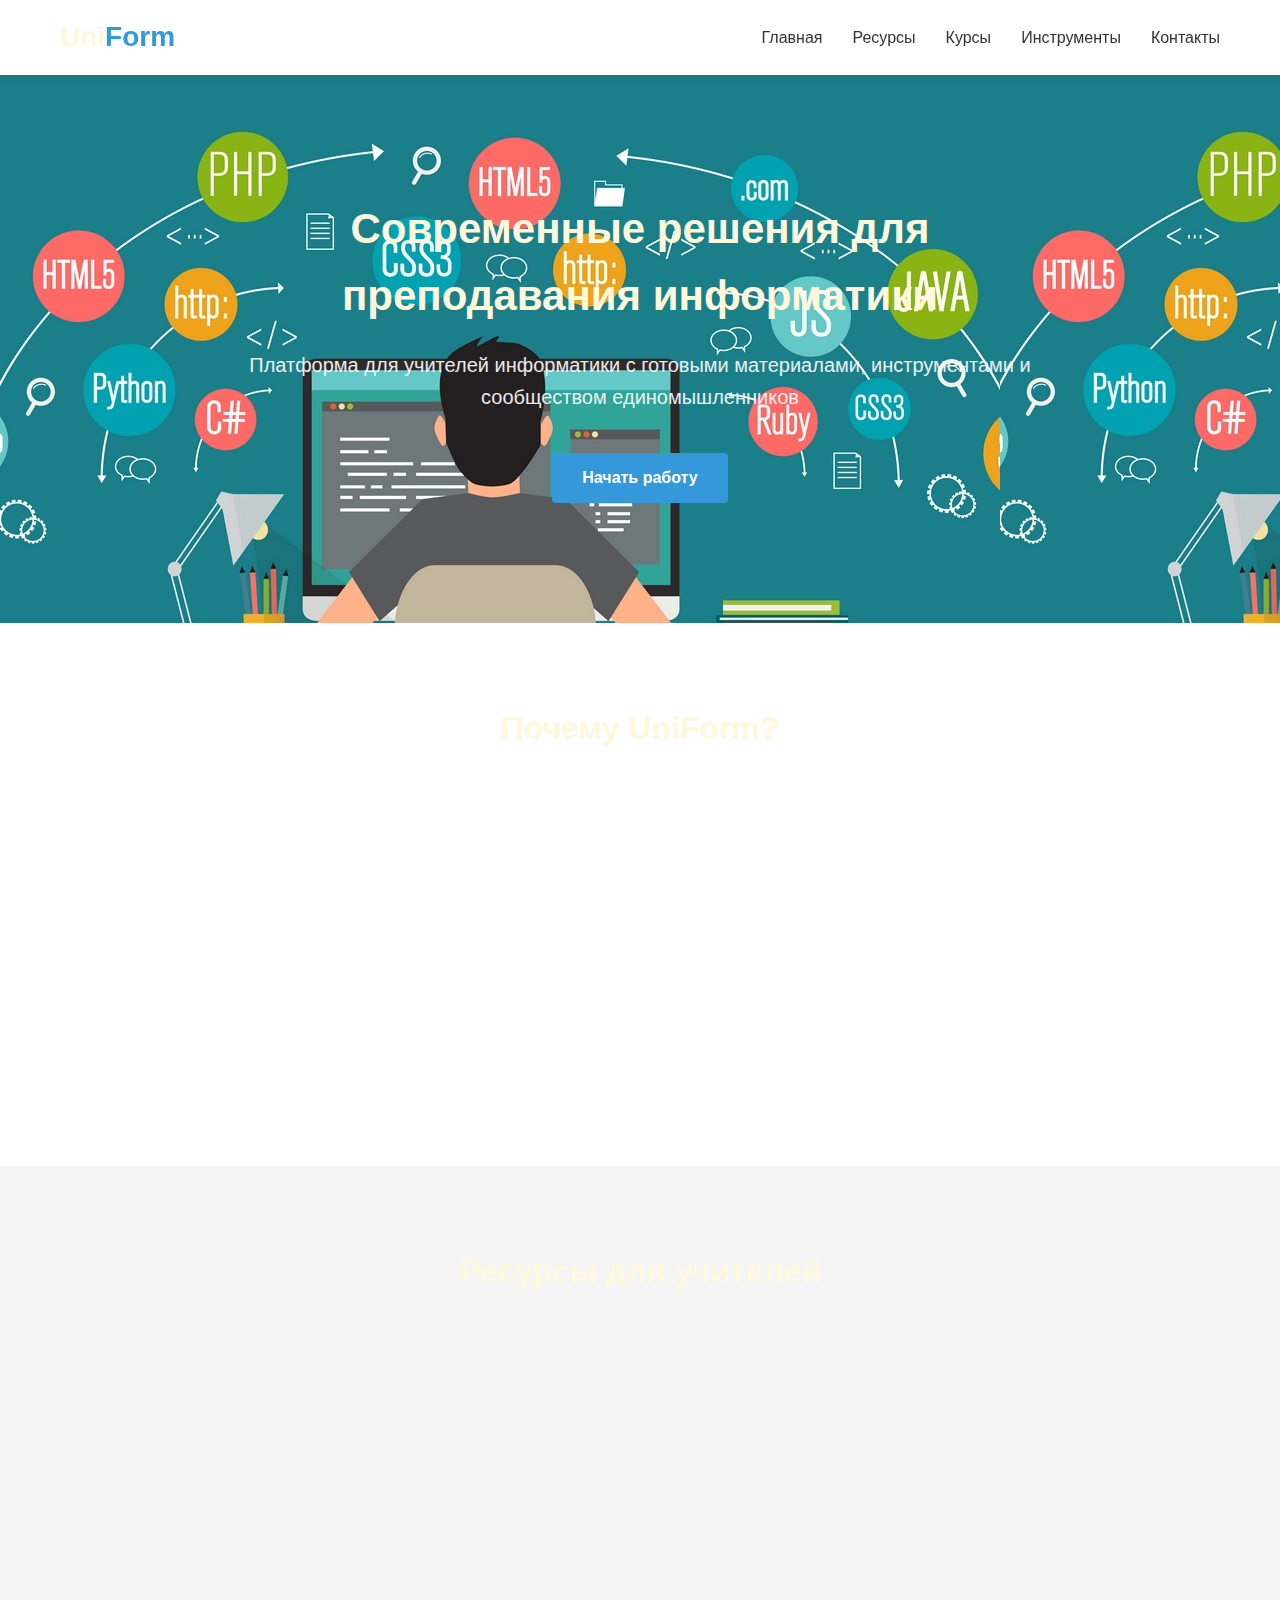
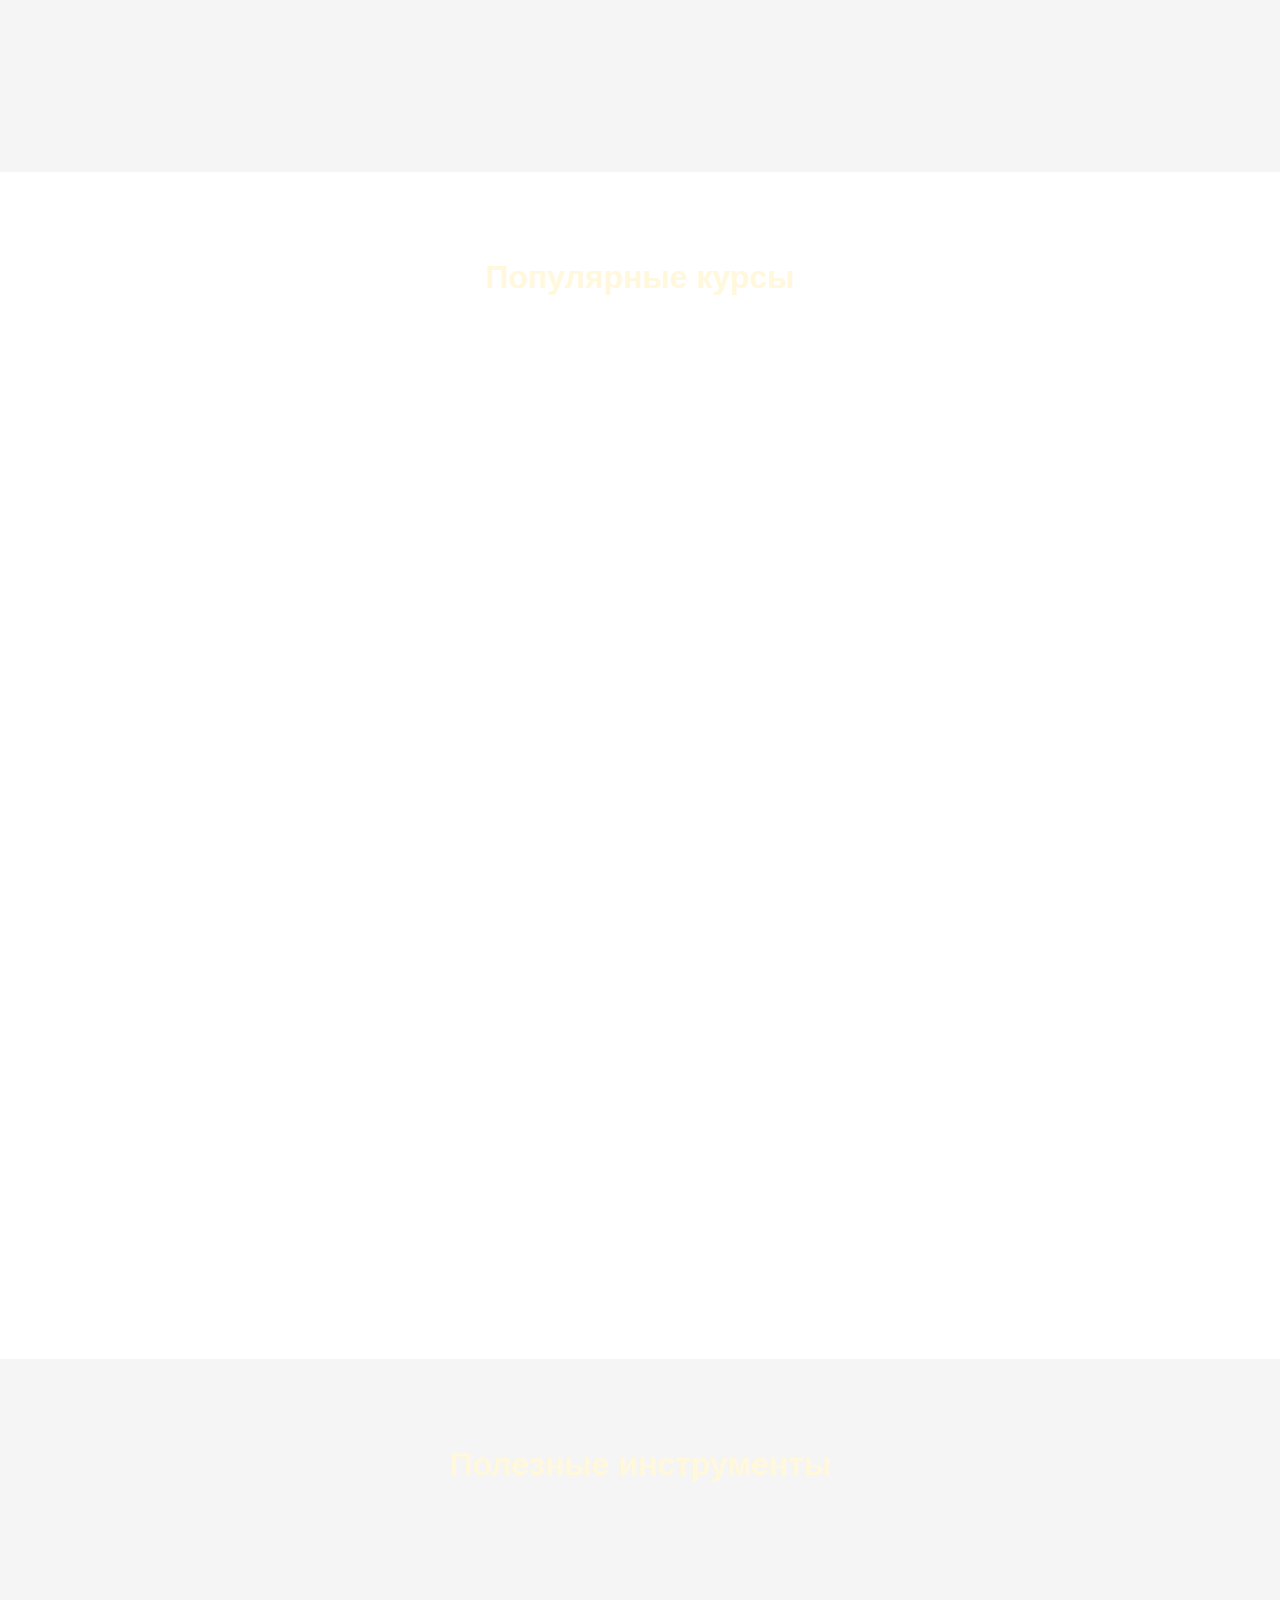
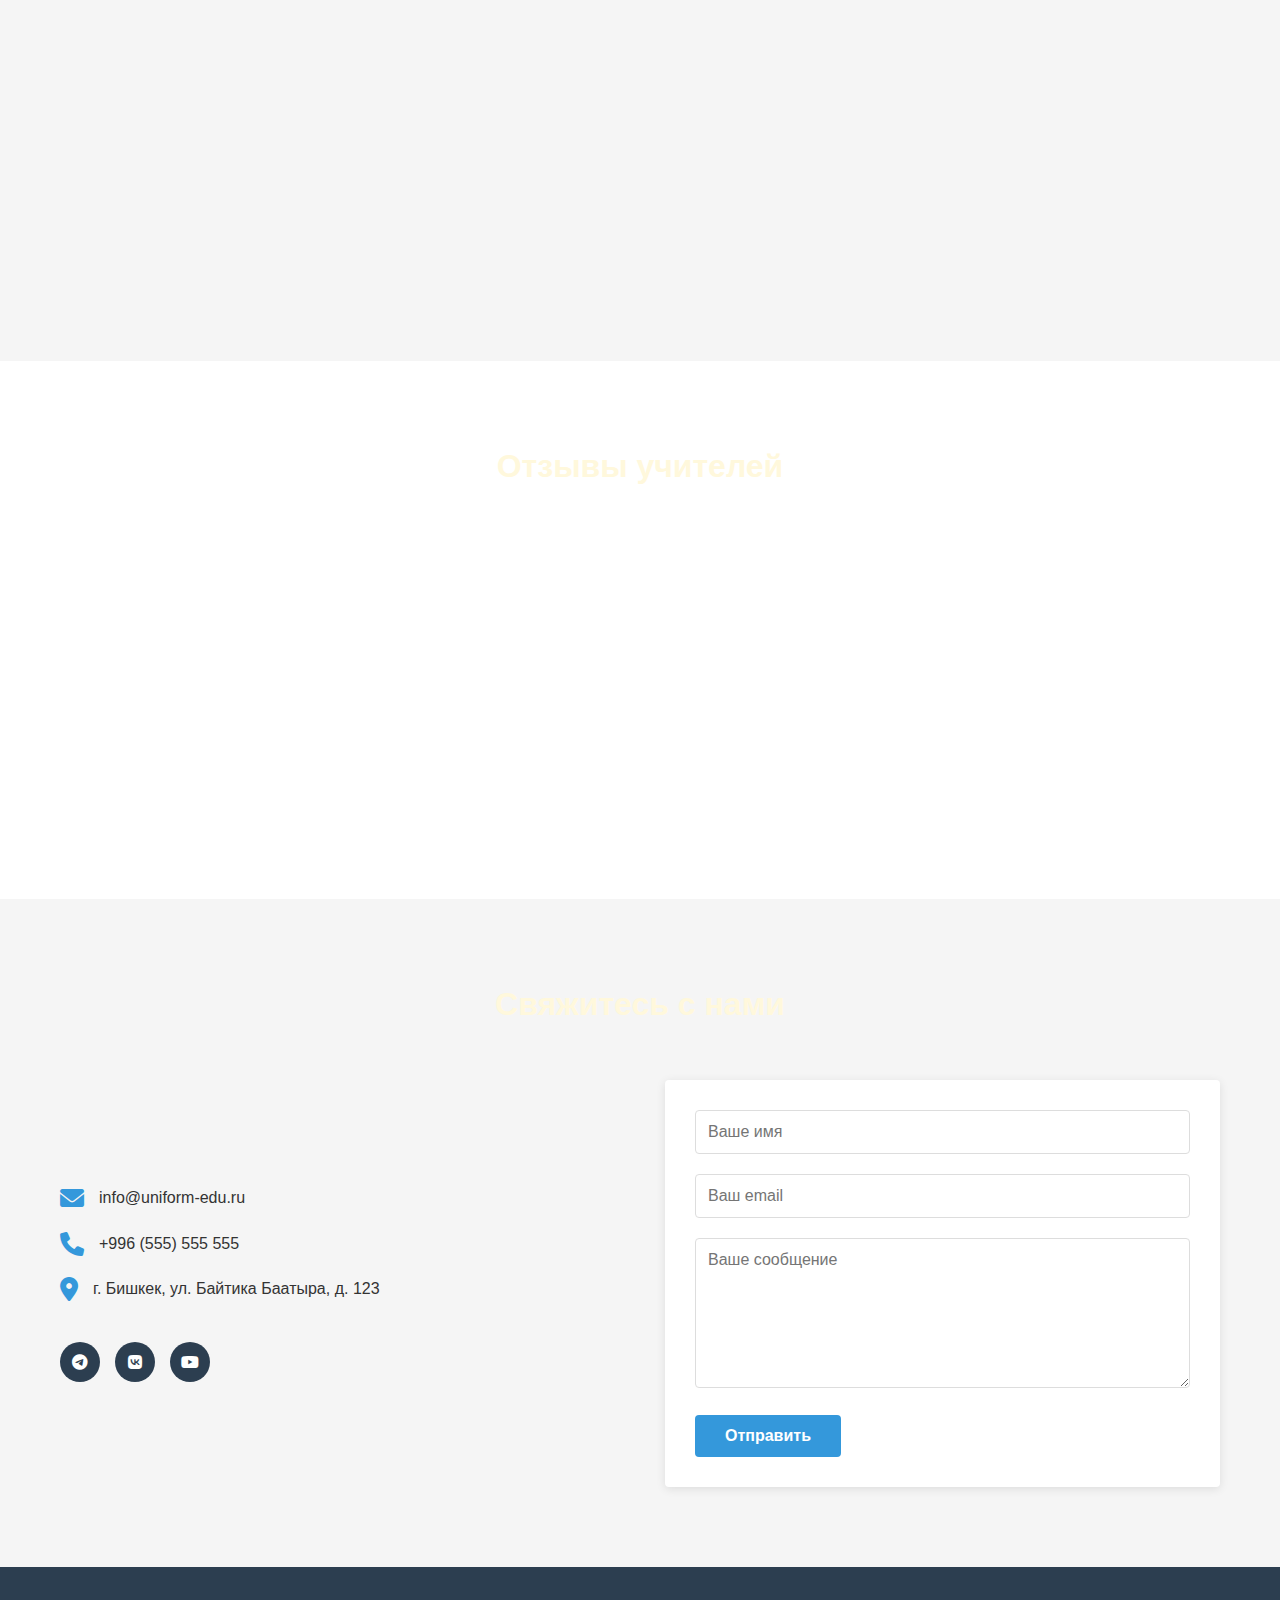
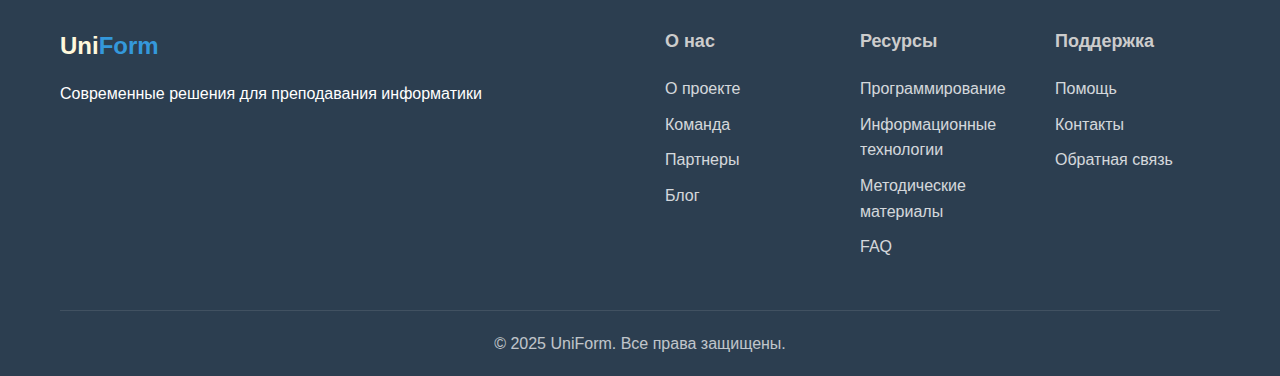
<file: inform/index.html>
<!DOCTYPE html>
<html lang="ru">
<head>
    <meta charset="UTF-8">
    <meta name="viewport" content="width=device-width, initial-scale=1.0">
    <title>UniForm - Для учителей информатики</title>
    <link rel="stylesheet" href="styles.css">
    <link rel="stylesheet" href="https://cdnjs.cloudflare.com/ajax/libs/font-awesome/6.0.0-beta3/css/all.min.css">
</head>
<body>
    <header>
        <div class="container">
            <div class="logo">
                <h1>Uni<span>Form</span></h1>
            </div>
            <nav>
                <ul>
                    <li><a href="#main">Главная</a></li>
                    <li><a href="#resources">Ресурсы</a></li>
                    <li><a href="#courses">Курсы</a></li>
                    <li><a href="#tools">Инструменты</a></li>
                    <li><a href="#contact">Контакты</a></li>
                </ul>
            </nav>
        </div>
    </header>

    <section id="hero">
        <div class="container">
            <div class="hero-content">
                <h1>Современные решения для преподавания информатики</h1>
                <p>Платформа для учителей информатики с готовыми материалами, инструментами и сообществом единомышленников</p>
                <a href="#resources" class="btn">Начать работу</a>
            </div>
        </div>
    </section>

    <section id="features">
        <div class="container">
            <h2>Почему UniForm?</h2>
            <div class="features-grid">
                <div class="feature-card">
                    <i class="fas fa-book"></i>
                    <h3>Готовые материалы</h3>
                    <p>Доступ к базе планов уроков, презентаций и материалов для занятий</p>
                </div>
                <div class="feature-card">
                    <i class="fas fa-laptop-code"></i>
                    <h3>Интерактивные задания</h3>
                    <p>Библиотека интерактивных заданий для проверки знаний учеников</p>
                </div>
                <div class="feature-card">
                    <i class="fas fa-users"></i>
                    <h3>Сообщество</h3>
                    <p>Общение с коллегами, обмен опытом и совместная разработка уроков</p>
                </div>
                <div class="feature-card">
                    <i class="fas fa-graduation-cap"></i>
                    <h3>Профессиональный рост</h3>
                    <p>Курсы повышения квалификации и вебинары для учителей</p>
                </div>
            </div>
        </div>
    </section>

    <section id="resources">
        <div class="container">
            <h2>Ресурсы для учителей</h2>
            <div class="resources-grid">
                <div class="resource-card">
                    <div class="resource-header">
                        <h3>Программирование</h3>
                    </div>
                    <div class="resource-body">
                        <ul>
                            <li>Основы алгоритмизации</li>
                            <li>Python для начинающих</li>
                            <li>Веб-разработка</li>
                            <li>Олимпиадные задачи</li>
                        </ul>
                        <a href="resources/programming.html" class="btn-secondary">Перейти к материалам</a>
                    </div>
                </div>
                <div class="resource-card">
                    <div class="resource-header">
                        <h3>Информационные технологии</h3>
                    </div>
                    <div class="resource-body">
                        <ul>
                            <li>Работа с офисными программами</li>
                            <li>Компьютерная графика</li>
                            <li>Базы данных</li>
                            <li>Сетевые технологии</li>
                        </ul>
                        <a href="resources/it.html" class="btn-secondary">Перейти к материалам</a>
                    </div>
                </div>
                <div class="resource-card">
                    <div class="resource-header">
                        <h3>Методические материалы</h3>
                    </div>
                    <div class="resource-body">
                        <ul>
                            <li>Планы уроков</li>
                            <li>Рабочие программы</li>
                            <li>Презентации</li>
                            <li>Контрольные работы</li>
                        </ul>
                        <a href="resources/methodology.html" class="btn-secondary">Перейти к материалам</a>
                    </div>
                </div>
            </div>
        </div>
    </section>

    <section id="courses">
        <div class="container">
            <h2>Популярные курсы</h2>
            <div class="courses-grid">
                <div class="course-card">
                    <div class="course-img">
                        <img class="course-img-rounded" src="./img/courses/python.svg" alt="Python для начинающих">
                    </div>
                    <div class="course-content">
                        <h3>Python для начинающих</h3>
                        <p>Базовый курс программирования на Python для учеников средней школы</p>
                        <div class="course-meta">
                            <span><i class="fas fa-clock"></i> 12 уроков</span>
                            <span><i class="fas fa-star"></i> 4.8</span>
                        </div>
                        <a href="courses/python_basics.html" class="btn-outline">Подробнее</a>
                    </div>
                </div>
                <div class="course-card">
                    <div class="course-img">
                        <img src="./img/courses/web.svg" alt="Основы веб-разработки">
                    </div>
                    <div class="course-content">
                        <h3>Основы веб-разработки</h3>
                        <p>HTML, CSS и JavaScript для создания первых веб-страниц</p>
                        <div class="course-meta">
                            <span><i class="fas fa-clock"></i> 10 уроков</span>
                            <span><i class="fas fa-star"></i> 4.7</span>
                        </div>
                        <a href="courses/web_basics.html" class="btn-outline">Подробнее</a>
                    </div>
                </div>
                <div class="course-card">
                    <div class="course-img">
                        <img src="./img/courses/data.svg" alt="Алгоритмы и структуры данных">
                    </div>
                    <div class="course-content">
                        <h3>Алгоритмы и структуры данных</h3>
                        <p>Изучение основных алгоритмов и структур данных для олимпиадного программирования</p>
                        <div class="course-meta">
                            <span><i class="fas fa-clock"></i> 15 уроков</span>
                            <span><i class="fas fa-star"></i> 4.9</span>
                        </div>
                        <a href="courses/algorithms.html" class="btn-outline">Подробнее</a>
                    </div>
                </div>
                <div class="course-card">
                    <div class="course-img">
                        <img src="./img/courses/c++.svg" alt="Основы C++/C#">
                    </div>
                    <div class="course-content">
                        <h3>Основы C++/C#</h3>
                        <p>Введение в программирование на языках C++ и C# для начинающих</p>
                        <div class="course-meta">
                            <span><i class="fas fa-clock"></i> 14 уроков</span>
                            <span><i class="fas fa-star"></i> 4.6</span>
                        </div>
                        <a href="courses/cpp_csharp.html" class="btn-outline">Подробнее</a>
                    </div>
                </div>
                <div class="course-card">
                    <div class="course-img">
                        <img src="./img/courses/sql.svg" alt="Основы SQL">
                    </div>
                    <div class="course-content">
                        <h3>Основы SQL</h3>
                        <p>Введение в базы данных и язык структурированных запросов</p>
                        <div class="course-meta">
                            <span><i class="fas fa-clock"></i> 15 уроков</span>
                            <span><i class="fas fa-star"></i> 4.7</span>
                        </div>
                        <a href="courses/sql.html" class="btn-outline">Подробнее</a>
                    </div>
                </div>
                <div class="course-card">
                    <div class="course-img">
                        <img src="./img/courses/mobileDev.svg" alt="Основы мобильной разработки">
                    </div>
                    <div class="course-content">
                        <h3>Основы мобильной разработки</h3>
                        <p>Введение в разработку мобильных приложений для Android и iOS</p>
                        <div class="course-meta">
                            <span><i class="fas fa-clock"></i> 12 уроков</span>
                            <span><i class="fas fa-star"></i> 4.8</span>
                        </div>
                        <a href="courses/mobile_dev.html" class="btn-outline">Подробнее</a>
                    </div>
                </div>
            </div>
        </div>
    </section>

    <section id="tools">
        <div class="container">
            <h2>Полезные инструменты</h2>
            <div class="tools-grid">
                <div class="tool-card">
                    <i class="fas fa-code"></i>
                    <h3>Онлайн-компилятор</h3>
                    <p>Запускайте код прямо в браузере без установки дополнительного ПО</p>
                    <a href="tools/compiler.html" class="btn-tool">Открыть</a>
                </div>
                <div class="tool-card">
                    <i class="fas fa-tasks"></i>
                    <h3>Конструктор тестов</h3>
                    <p>Создавайте интерактивные тесты для проверки знаний учеников</p>
                    <a href="tools/test-creator.html" class="btn-tool">Открыть</a>
                </div>
                <div class="tool-card">
                    <i class="fas fa-chalkboard"></i>
                    <h3>Виртуальная доска</h3>
                    <p>Инструмент для объяснения сложных концепций в интерактивном формате</p>
                    <a href="tools/virtual-board.html" class="btn-tool">Открыть</a>
                </div>
                <div class="tool-card">
                    <i class="fas fa-file-alt"></i>
                    <h3>Генератор документов</h3>
                    <p>Быстрое создание учебных материалов по шаблонам</p>
                    <a href="tools/doc-generator.html" class="btn-tool">Открыть</a>
                </div>
            </div>
        </div>
    </section>

    <section id="testimonials">
        <div class="container">
            <h2>Отзывы учителей</h2>
            <div class="testimonials-container">
                <div class="testimonial">
                    <div class="testimonial-text">
                        <p>"UniForm значительно упростил мою работу. Теперь у меня есть доступ к большому количеству учебных материалов и инструментов, которые делают уроки более интересными и эффективными."</p>
                    </div>
                    <div class="testimonial-author">
                        <img src="./img/user.svg" alt="Елена Петрова">
                        <div>
                            <h4>Елена Петрова</h4>
                            <p>Учитель информатики, школа №42</p>
                        </div>
                    </div>
                </div>
                <div class="testimonial">
                    <div class="testimonial-text">
                        <p>"Благодаря курсам на платформе я смог освоить новые технологии и методики преподавания, которые успешно применяю на своих уроках. Ученики в восторге!"</p>
                    </div>
                    <div class="testimonial-author">
                        <img src="./img/user.svg" alt="Алексей Иванов">
                        <div>
                            <h4>Алексей Иванов</h4>
                            <p>Учитель информатики, гимназия №7</p>
                        </div>
                    </div>
                </div>
            </div>
        </div>
    </section>

    <section id="contact">
        <div class="container">
            <h2>Свяжитесь с нами</h2>
            <div class="contact-wrapper">
                <div class="contact-info">
                    <div class="contact-item">
                        <i class="fas fa-envelope"></i>
                        <p>info@uniform-edu.ru</p>
                    </div>
                    <div class="contact-item">
                        <i class="fas fa-phone"></i>
                        <p>+996 (555) 555 555</p>
                    </div>
                    <div class="contact-item">
                        <i class="fas fa-map-marker-alt"></i>
                        <p>г. Бишкек, ул. Байтика Баатыра, д. 123</p>
                    </div>
                    <div class="social-links">
                        <a href="#"><i class="fab fa-telegram"></i></a>
                        <a href="#"><i class="fab fa-vk"></i></a>
                        <a href="#"><i class="fab fa-youtube"></i></a>
                    </div>
                </div>
                <div class="contact-form">
                    <form>
                        <div class="form-group">
                            <input type="text" placeholder="Ваше имя" required>
                        </div>
                        <div class="form-group">
                            <input type="email" placeholder="Ваш email" required>
                        </div>
                        <div class="form-group">
                            <textarea placeholder="Ваше сообщение" required></textarea>
                        </div>
                        <button type="submit" class="btn">Отправить</button>
                    </form>
                </div>
            </div>
        </div>
    </section>

    <footer>
        <div class="container">
            <div class="footer-content">
                <div class="footer-logo">
                    <h2>Uni<span>Form</span></h2>
                    <p>Современные решения для преподавания информатики</p>
                </div>
                <div class="footer-links">
                    <div class="footer-column">
                        <h4>О нас</h4>
                        <ul>
                            <li><a href="#">О проекте</a></li>
                            <li><a href="#">Команда</a></li>
                            <li><a href="#">Партнеры</a></li>
                            <li><a href="#">Блог</a></li>
                        </ul>
                    </div>
                    <div class="footer-column">
                        <h4>Ресурсы</h4>
                        <ul>
                            <li><a href="resources/programming.html">Программирование</a></li>
                            <li><a href="resources/it.html">Информационные технологии</a></li>
                            <li><a href="resources/methodology.html">Методические материалы</a></li>
                            <li><a href="#">FAQ</a></li>
                        </ul>
                    </div>
                    <div class="footer-column">
                        <h4>Поддержка</h4>
                        <ul>
                            <li><a href="#">Помощь</a></li>
                            <li><a href="#contact">Контакты</a></li>
                            <li><a href="#">Обратная связь</a></li>
                        </ul>
                    </div>
                </div>
            </div>
            <div class="footer-bottom">
                <p>&copy; 2025 UniForm. Все права защищены.</p>
            </div>
        </div>
    </footer>

    <script src="script.js"></script>
</body>
</html>
</file>
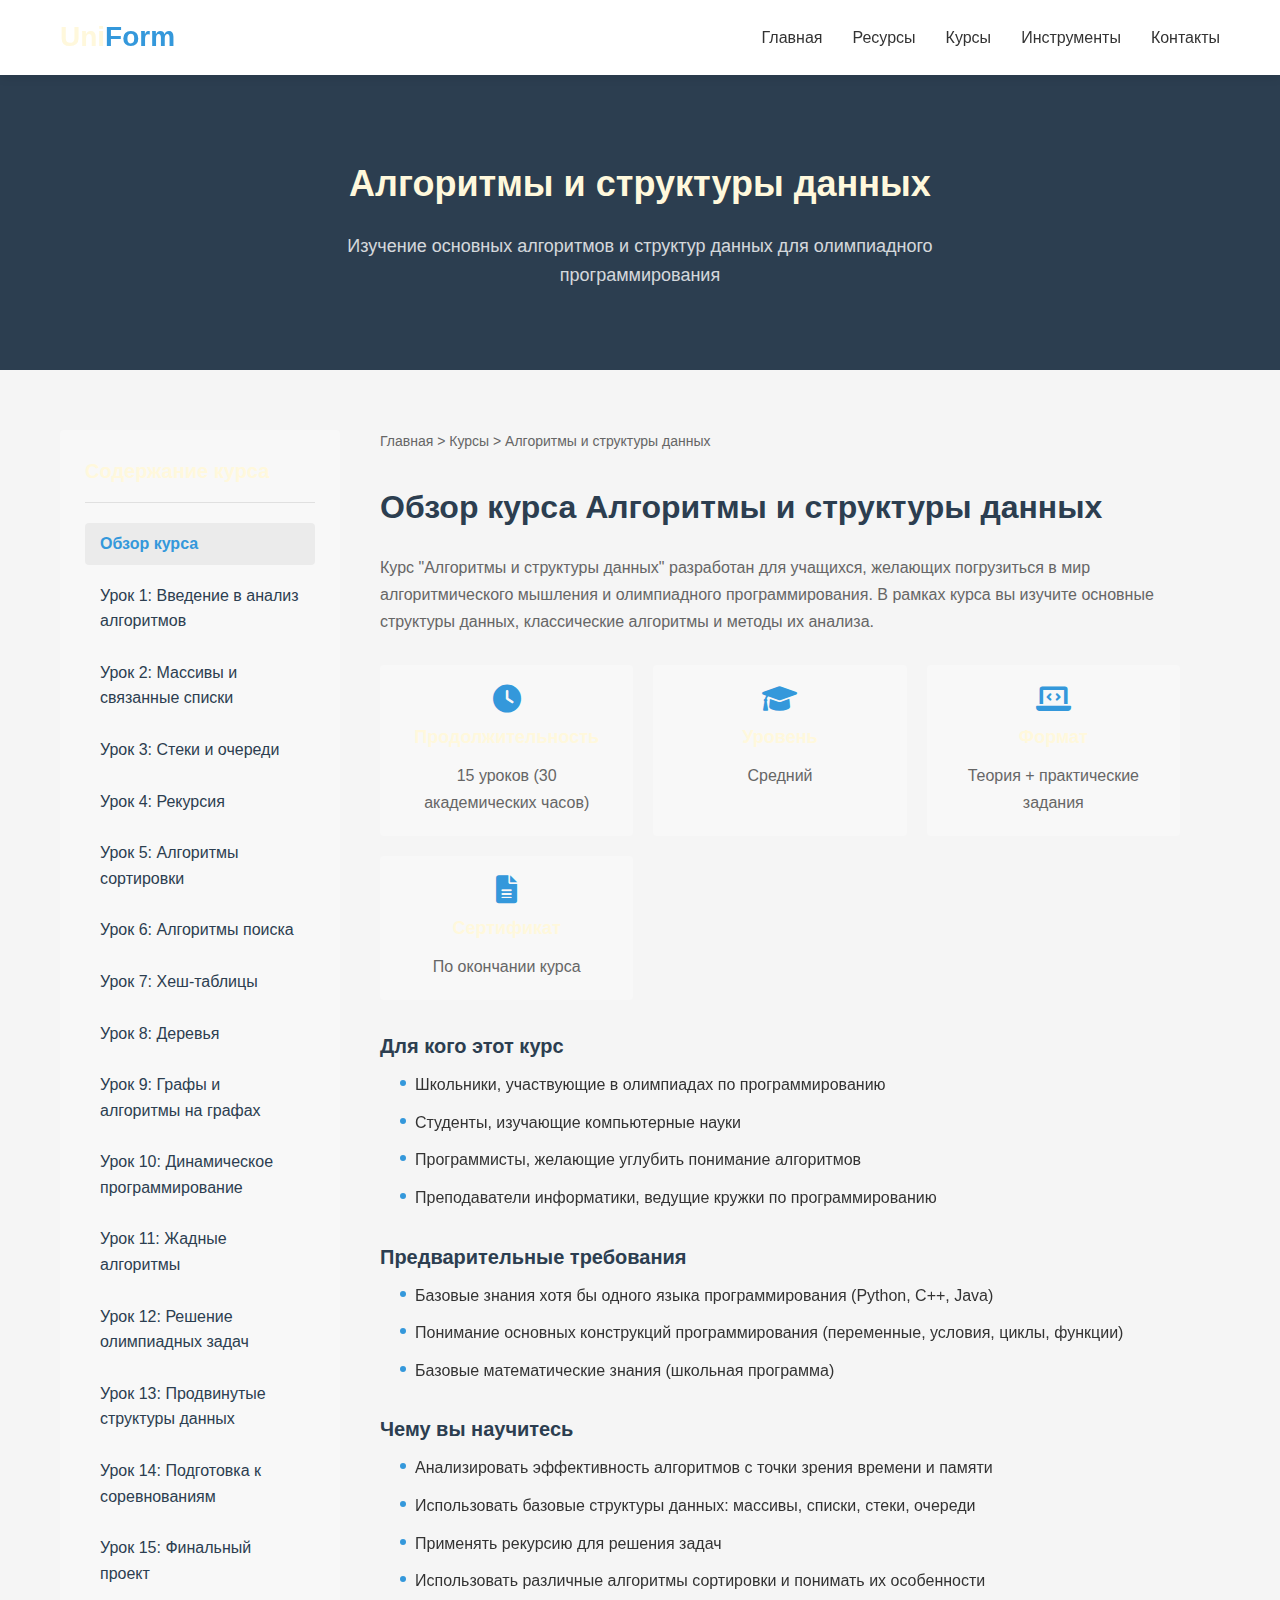
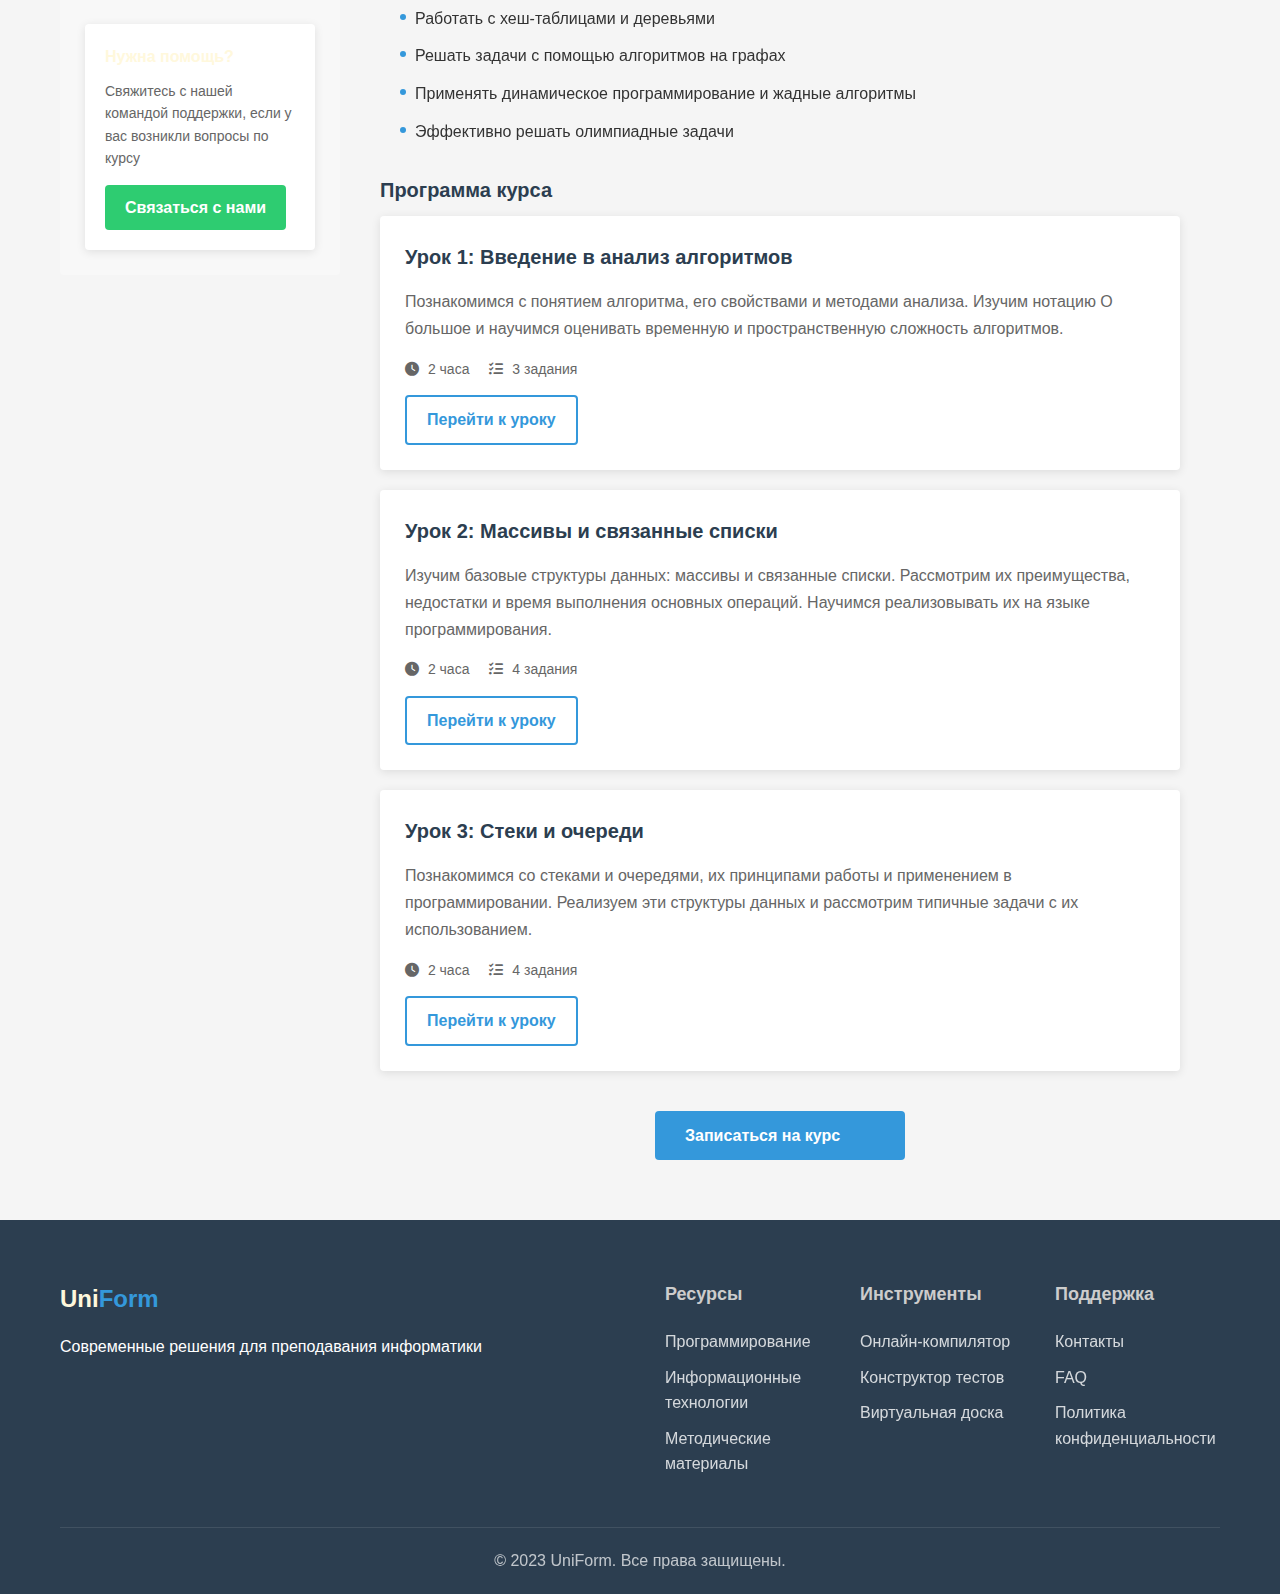
<file: inform/courses/algorithms.html>
<!DOCTYPE html>
<html lang="ru">
<head>
    <meta charset="UTF-8">
    <meta name="viewport" content="width=device-width, initial-scale=1.0">
    <title>Алгоритмы и структуры данных | UniForm</title>
    <link rel="stylesheet" href="../styles.css">
    <link rel="stylesheet" href="https://cdnjs.cloudflare.com/ajax/libs/font-awesome/6.0.0-beta3/css/all.min.css">
    <link rel="stylesheet" href="courses.css">
</head>
<body>
    <header>
        <div class="container">
            <div class="logo">
                <h1><a href="../index.html">Uni<span>Form</span></a></h1>
            </div>
            <nav>
                <ul>
                    <li><a href="../index.html">Главная</a></li>
                    <li><a href="../index.html#resources">Ресурсы</a></li>
                    <li><a href="../index.html#courses">Курсы</a></li>
                    <li><a href="../index.html#tools">Инструменты</a></li>
                    <li><a href="../index.html#contact">Контакты</a></li>
                </ul>
            </nav>
        </div>
    </header>

    <section class="course-hero">
        <div class="container">
            <h1>Алгоритмы и структуры данных</h1>
            <p>Изучение основных алгоритмов и структур данных для олимпиадного программирования</p>
        </div>
    </section>

    <section class="course-content">
        <div class="container">
            <div class="course-sidebar">
                <h3>Содержание курса</h3>
                <ul>
                    <li class="active"><a href="#overview">Обзор курса</a></li>
                    <li><a href="#lesson1">Урок 1: Введение в анализ алгоритмов</a></li>
                    <li><a href="#lesson2">Урок 2: Массивы и связанные списки</a></li>
                    <li><a href="#lesson3">Урок 3: Стеки и очереди</a></li>
                    <li><a href="#lesson4">Урок 4: Рекурсия</a></li>
                    <li><a href="#lesson5">Урок 5: Алгоритмы сортировки</a></li>
                    <li><a href="#lesson6">Урок 6: Алгоритмы поиска</a></li>
                    <li><a href="#lesson7">Урок 7: Хеш-таблицы</a></li>
                    <li><a href="#lesson8">Урок 8: Деревья</a></li>
                    <li><a href="#lesson9">Урок 9: Графы и алгоритмы на графах</a></li>
                    <li><a href="#lesson10">Урок 10: Динамическое программирование</a></li>
                    <li><a href="#lesson11">Урок 11: Жадные алгоритмы</a></li>
                    <li><a href="#lesson12">Урок 12: Решение олимпиадных задач</a></li>
                    <li><a href="#lesson13">Урок 13: Продвинутые структуры данных</a></li>
                    <li><a href="#lesson14">Урок 14: Подготовка к соревнованиям</a></li>
                    <li><a href="#lesson15">Урок 15: Финальный проект</a></li>
                </ul>
                <div class="sidebar-card">
                    <h4>Нужна помощь?</h4>
                    <p>Свяжитесь с нашей командой поддержки, если у вас возникли вопросы по курсу</p>
                    <a href="../index.html#contact" class="btn-secondary">Связаться с нами</a>
                </div>
            </div>
            <div class="course-main">
                <div class="breadcrumbs">
                    <a href="../index.html">Главная</a> &gt; 
                    <a href="../index.html#courses">Курсы</a> &gt; 
                    <span>Алгоритмы и структуры данных</span>
                </div>

                <article id="overview">
                    <h2>Обзор курса Алгоритмы и структуры данных</h2>
                    <p>Курс "Алгоритмы и структуры данных" разработан для учащихся, желающих погрузиться в мир алгоритмического мышления и олимпиадного программирования. В рамках курса вы изучите основные структуры данных, классические алгоритмы и методы их анализа.</p>
                    
                    <div class="course-info">
                        <div class="info-item">
                            <i class="fas fa-clock"></i>
                            <h4>Продолжительность</h4>
                            <p>15 уроков (30 академических часов)</p>
                        </div>
                        <div class="info-item">
                            <i class="fas fa-graduation-cap"></i>
                            <h4>Уровень</h4>
                            <p>Средний</p>
                        </div>
                        <div class="info-item">
                            <i class="fas fa-laptop-code"></i>
                            <h4>Формат</h4>
                            <p>Теория + практические задания</p>
                        </div>
                        <div class="info-item">
                            <i class="fas fa-file-alt"></i>
                            <h4>Сертификат</h4>
                            <p>По окончании курса</p>
                        </div>
                    </div>

                    <h3>Для кого этот курс</h3>
                    <ul class="course-list">
                        <li>Школьники, участвующие в олимпиадах по программированию</li>
                        <li>Студенты, изучающие компьютерные науки</li>
                        <li>Программисты, желающие углубить понимание алгоритмов</li>
                        <li>Преподаватели информатики, ведущие кружки по программированию</li>
                    </ul>

                    <h3>Предварительные требования</h3>
                    <ul class="course-list">
                        <li>Базовые знания хотя бы одного языка программирования (Python, C++, Java)</li>
                        <li>Понимание основных конструкций программирования (переменные, условия, циклы, функции)</li>
                        <li>Базовые математические знания (школьная программа)</li>
                    </ul>

                    <h3>Чему вы научитесь</h3>
                    <ul class="course-list">
                        <li>Анализировать эффективность алгоритмов с точки зрения времени и памяти</li>
                        <li>Использовать базовые структуры данных: массивы, списки, стеки, очереди</li>
                        <li>Применять рекурсию для решения задач</li>
                        <li>Использовать различные алгоритмы сортировки и понимать их особенности</li>
                        <li>Работать с хеш-таблицами и деревьями</li>
                        <li>Решать задачи с помощью алгоритмов на графах</li>
                        <li>Применять динамическое программирование и жадные алгоритмы</li>
                        <li>Эффективно решать олимпиадные задачи</li>
                    </ul>

                    <h3>Программа курса</h3>
                    <div class="lesson-preview" id="lesson1">
                        <h4>Урок 1: Введение в анализ алгоритмов</h4>
                        <p>Познакомимся с понятием алгоритма, его свойствами и методами анализа. Изучим нотацию O большое и научимся оценивать временную и пространственную сложность алгоритмов.</p>
                        <div class="lesson-meta">
                            <span><i class="fas fa-clock"></i> 2 часа</span>
                            <span><i class="fas fa-tasks"></i> 3 задания</span>
                        </div>
                        <a href="#" class="btn-outline">Перейти к уроку</a>
                    </div>

                    <div class="lesson-preview" id="lesson2">
                        <h4>Урок 2: Массивы и связанные списки</h4>
                        <p>Изучим базовые структуры данных: массивы и связанные списки. Рассмотрим их преимущества, недостатки и время выполнения основных операций. Научимся реализовывать их на языке программирования.</p>
                        <div class="lesson-meta">
                            <span><i class="fas fa-clock"></i> 2 часа</span>
                            <span><i class="fas fa-tasks"></i> 4 задания</span>
                        </div>
                        <a href="#" class="btn-outline">Перейти к уроку</a>
                    </div>

                    <div class="lesson-preview" id="lesson3">
                        <h4>Урок 3: Стеки и очереди</h4>
                        <p>Познакомимся со стеками и очередями, их принципами работы и применением в программировании. Реализуем эти структуры данных и рассмотрим типичные задачи с их использованием.</p>
                        <div class="lesson-meta">
                            <span><i class="fas fa-clock"></i> 2 часа</span>
                            <span><i class="fas fa-tasks"></i> 4 задания</span>
                        </div>
                        <a href="#" class="btn-outline">Перейти к уроку</a>
                    </div>

                    <a href="#" class="btn btn-center">Записаться на курс</a>

                </article>
            </div>
        </div>
    </section>

    <footer>
        <div class="container">
            <div class="footer-content">
                <div class="footer-logo">
                    <h2>Uni<span>Form</span></h2>
                    <p>Современные решения для преподавания информатики</p>
                </div>
                <div class="footer-links">
                    <div class="footer-column">
                        <h4>Ресурсы</h4>
                        <ul>
                            <li><a href="../resources/programming.html">Программирование</a></li>
                            <li><a href="../resources/it.html">Информационные технологии</a></li>
                            <li><a href="../resources/methodology.html">Методические материалы</a></li>
                        </ul>
                    </div>
                    <div class="footer-column">
                        <h4>Инструменты</h4>
                        <ul>
                            <li><a href="../tools/compiler.html">Онлайн-компилятор</a></li>
                            <li><a href="../tools/test-creator.html">Конструктор тестов</a></li>
                            <li><a href="../tools/virtual-board.html">Виртуальная доска</a></li>
                        </ul>
                    </div>
                    <div class="footer-column">
                        <h4>Поддержка</h4>
                        <ul>
                            <li><a href="../index.html#contact">Контакты</a></li>
                            <li><a href="#">FAQ</a></li>
                            <li><a href="#">Политика конфиденциальности</a></li>
                        </ul>
                    </div>
                </div>
            </div>
            <div class="footer-bottom">
                <p>&copy; 2023 UniForm. Все права защищены.</p>
            </div>
        </div>
    </footer>

    <script src="../script.js"></script>
</body>
</html>
</file>
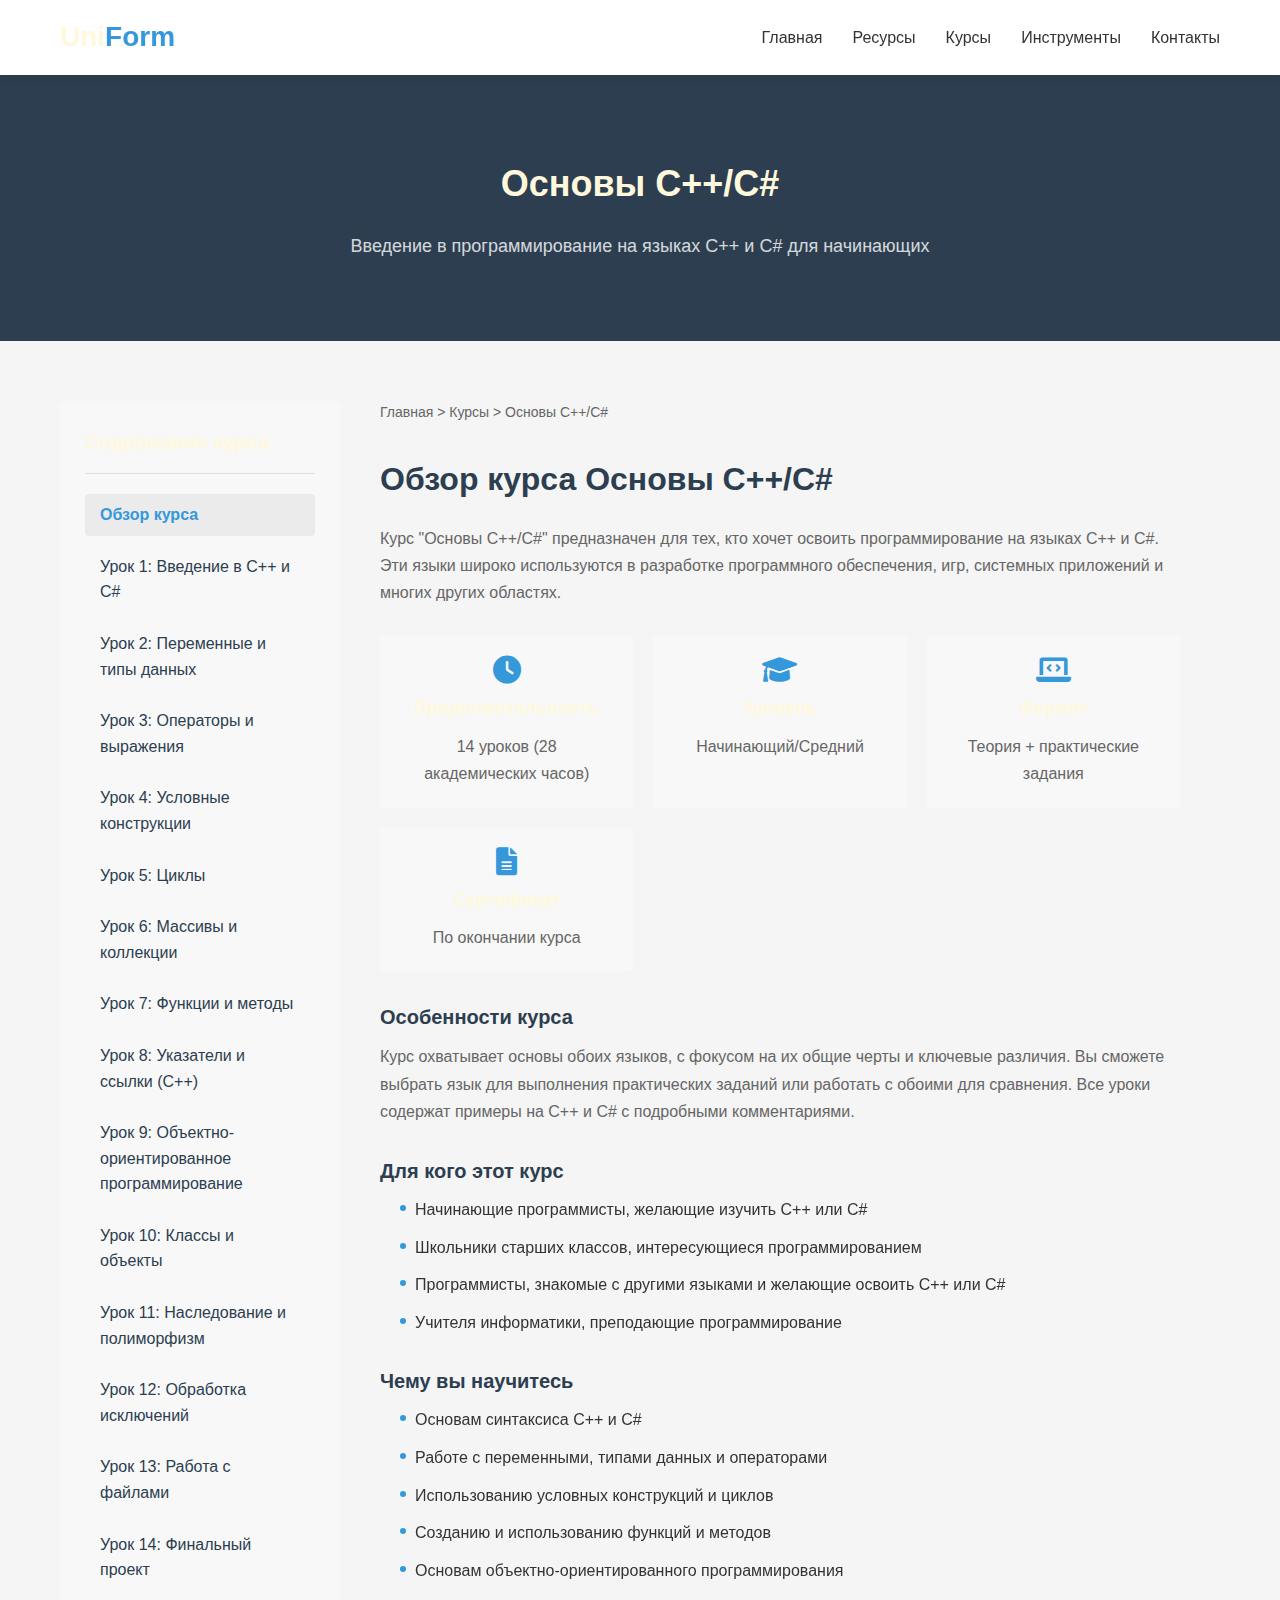
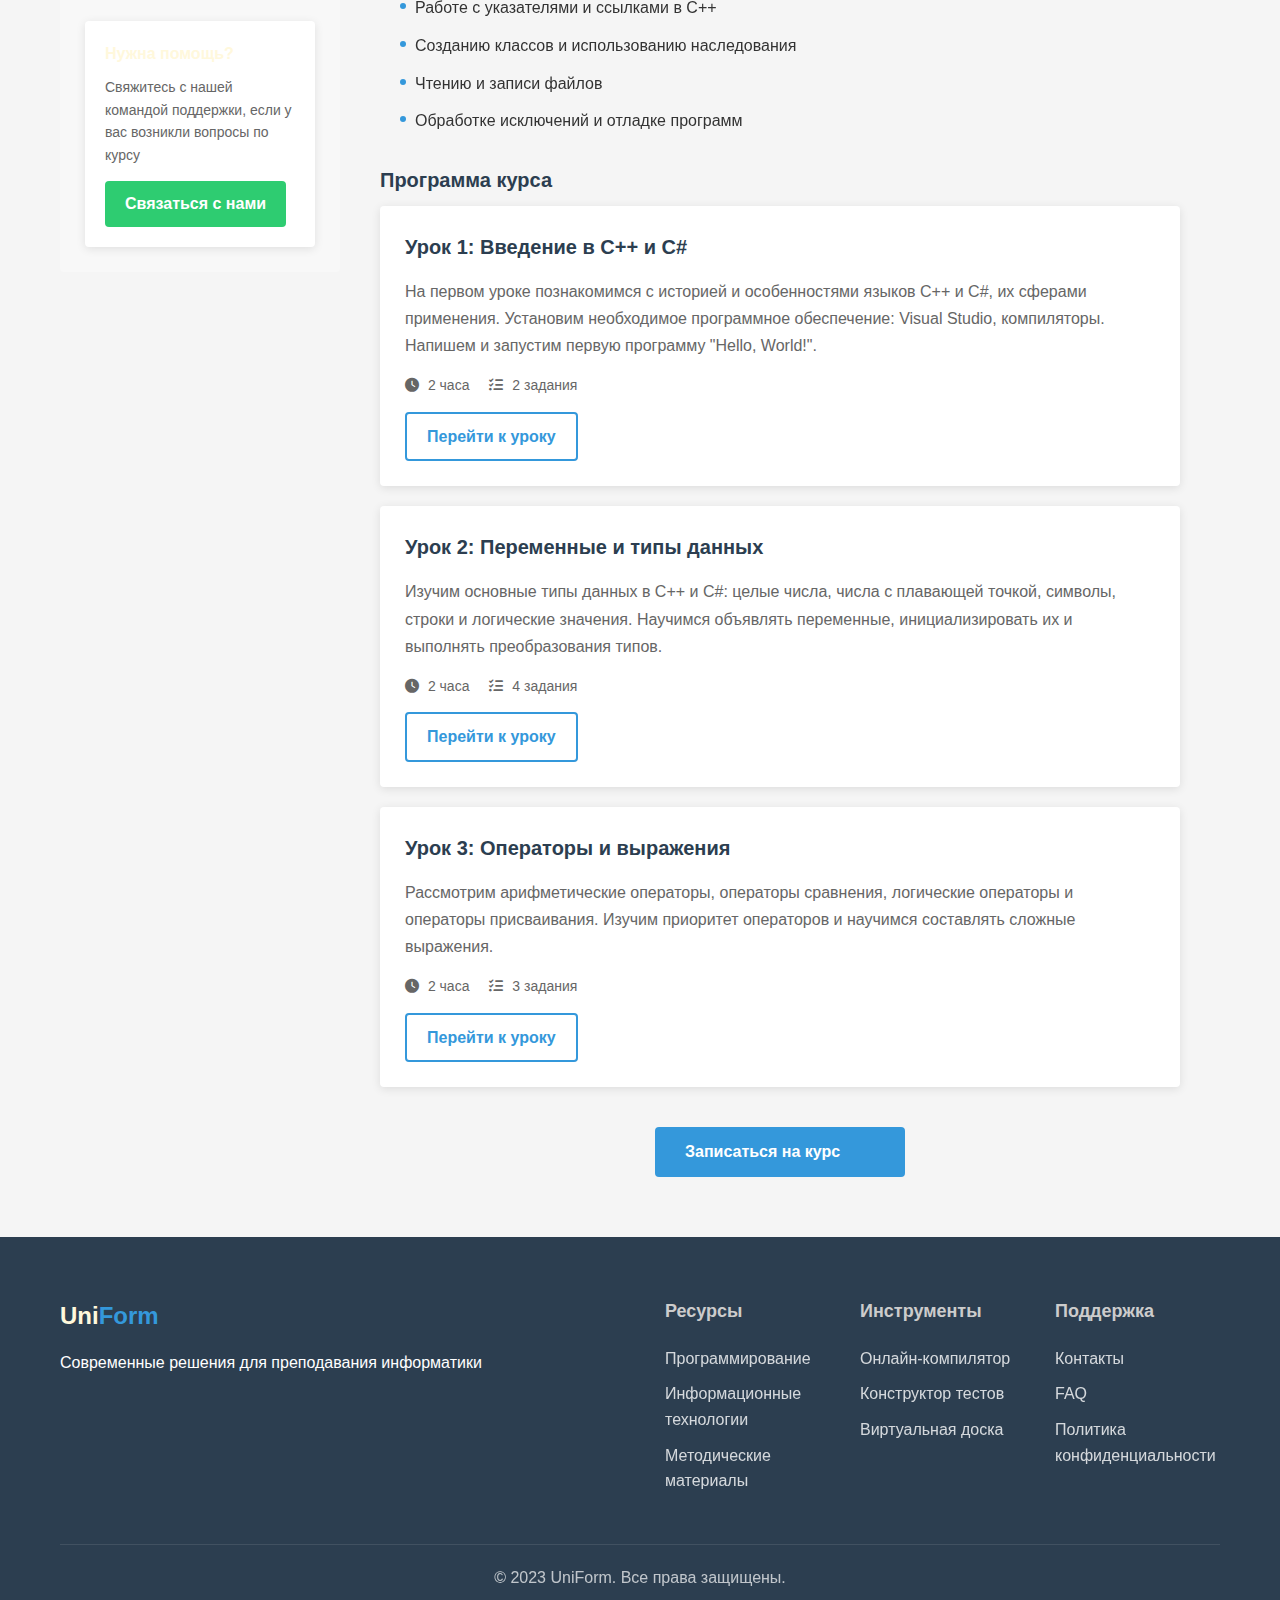
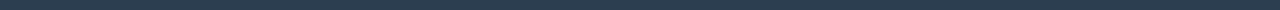
<file: inform/courses/cpp_csharp.html>
<!DOCTYPE html>
<html lang="ru">
<head>
    <meta charset="UTF-8">
    <meta name="viewport" content="width=device-width, initial-scale=1.0">
    <title>Основы C++/C# | UniForm</title>
    <link rel="stylesheet" href="../styles.css">
    <link rel="stylesheet" href="https://cdnjs.cloudflare.com/ajax/libs/font-awesome/6.0.0-beta3/css/all.min.css">
    <link rel="stylesheet" href="courses.css">
</head>
<body>
    <header>
        <div class="container">
            <div class="logo">
                <h1><a href="../index.html">Uni<span>Form</span></a></h1>
            </div>
            <nav>
                <ul>
                    <li><a href="../index.html">Главная</a></li>
                    <li><a href="../index.html#resources">Ресурсы</a></li>
                    <li><a href="../index.html#courses">Курсы</a></li>
                    <li><a href="../index.html#tools">Инструменты</a></li>
                    <li><a href="../index.html#contact">Контакты</a></li>
                </ul>
            </nav>
        </div>
    </header>

    <section class="course-hero">
        <div class="container">
            <h1>Основы C++/C#</h1>
            <p>Введение в программирование на языках C++ и C# для начинающих</p>
        </div>
    </section>

    <section class="course-content">
        <div class="container">
            <div class="course-sidebar">
                <h3>Содержание курса</h3>
                <ul>
                    <li class="active"><a href="#overview">Обзор курса</a></li>
                    <li><a href="#lesson1">Урок 1: Введение в C++ и C#</a></li>
                    <li><a href="#lesson2">Урок 2: Переменные и типы данных</a></li>
                    <li><a href="#lesson3">Урок 3: Операторы и выражения</a></li>
                    <li><a href="#lesson4">Урок 4: Условные конструкции</a></li>
                    <li><a href="#lesson5">Урок 5: Циклы</a></li>
                    <li><a href="#lesson6">Урок 6: Массивы и коллекции</a></li>
                    <li><a href="#lesson7">Урок 7: Функции и методы</a></li>
                    <li><a href="#lesson8">Урок 8: Указатели и ссылки (C++)</a></li>
                    <li><a href="#lesson9">Урок 9: Объектно-ориентированное программирование</a></li>
                    <li><a href="#lesson10">Урок 10: Классы и объекты</a></li>
                    <li><a href="#lesson11">Урок 11: Наследование и полиморфизм</a></li>
                    <li><a href="#lesson12">Урок 12: Обработка исключений</a></li>
                    <li><a href="#lesson13">Урок 13: Работа с файлами</a></li>
                    <li><a href="#lesson14">Урок 14: Финальный проект</a></li>
                </ul>
                <div class="sidebar-card">
                    <h4>Нужна помощь?</h4>
                    <p>Свяжитесь с нашей командой поддержки, если у вас возникли вопросы по курсу</p>
                    <a href="../index.html#contact" class="btn-secondary">Связаться с нами</a>
                </div>
            </div>
            <div class="course-main">
                <div class="breadcrumbs">
                    <a href="../index.html">Главная</a> &gt; 
                    <a href="../index.html#courses">Курсы</a> &gt; 
                    <span>Основы C++/C#</span>
                </div>

                <article id="overview">
                    <h2>Обзор курса Основы C++/C#</h2>
                    <p>Курс "Основы C++/C#" предназначен для тех, кто хочет освоить программирование на языках C++ и C#. Эти языки широко используются в разработке программного обеспечения, игр, системных приложений и многих других областях.</p>
                    
                    <div class="course-info">
                        <div class="info-item">
                            <i class="fas fa-clock"></i>
                            <h4>Продолжительность</h4>
                            <p>14 уроков (28 академических часов)</p>
                        </div>
                        <div class="info-item">
                            <i class="fas fa-graduation-cap"></i>
                            <h4>Уровень</h4>
                            <p>Начинающий/Средний</p>
                        </div>
                        <div class="info-item">
                            <i class="fas fa-laptop-code"></i>
                            <h4>Формат</h4>
                            <p>Теория + практические задания</p>
                        </div>
                        <div class="info-item">
                            <i class="fas fa-file-alt"></i>
                            <h4>Сертификат</h4>
                            <p>По окончании курса</p>
                        </div>
                    </div>

                    <h3>Особенности курса</h3>
                    <p>Курс охватывает основы обоих языков, с фокусом на их общие черты и ключевые различия. Вы сможете выбрать язык для выполнения практических заданий или работать с обоими для сравнения. Все уроки содержат примеры на C++ и C# с подробными комментариями.</p>

                    <h3>Для кого этот курс</h3>
                    <ul class="course-list">
                        <li>Начинающие программисты, желающие изучить C++ или C#</li>
                        <li>Школьники старших классов, интересующиеся программированием</li>
                        <li>Программисты, знакомые с другими языками и желающие освоить C++ или C#</li>
                        <li>Учителя информатики, преподающие программирование</li>
                    </ul>

                    <h3>Чему вы научитесь</h3>
                    <ul class="course-list">
                        <li>Основам синтаксиса C++ и C#</li>
                        <li>Работе с переменными, типами данных и операторами</li>
                        <li>Использованию условных конструкций и циклов</li>
                        <li>Созданию и использованию функций и методов</li>
                        <li>Основам объектно-ориентированного программирования</li>
                        <li>Работе с указателями и ссылками в C++</li>
                        <li>Созданию классов и использованию наследования</li>
                        <li>Чтению и записи файлов</li>
                        <li>Обработке исключений и отладке программ</li>
                    </ul>

                    <h3>Программа курса</h3>
                    <div class="lesson-preview" id="lesson1">
                        <h4>Урок 1: Введение в C++ и C#</h4>
                        <p>На первом уроке познакомимся с историей и особенностями языков C++ и C#, их сферами применения. Установим необходимое программное обеспечение: Visual Studio, компиляторы. Напишем и запустим первую программу "Hello, World!".</p>
                        <div class="lesson-meta">
                            <span><i class="fas fa-clock"></i> 2 часа</span>
                            <span><i class="fas fa-tasks"></i> 2 задания</span>
                        </div>
                        <a href="#" class="btn-outline">Перейти к уроку</a>
                    </div>

                    <div class="lesson-preview" id="lesson2">
                        <h4>Урок 2: Переменные и типы данных</h4>
                        <p>Изучим основные типы данных в C++ и C#: целые числа, числа с плавающей точкой, символы, строки и логические значения. Научимся объявлять переменные, инициализировать их и выполнять преобразования типов.</p>
                        <div class="lesson-meta">
                            <span><i class="fas fa-clock"></i> 2 часа</span>
                            <span><i class="fas fa-tasks"></i> 4 задания</span>
                        </div>
                        <a href="#" class="btn-outline">Перейти к уроку</a>
                    </div>

                    <div class="lesson-preview" id="lesson3">
                        <h4>Урок 3: Операторы и выражения</h4>
                        <p>Рассмотрим арифметические операторы, операторы сравнения, логические операторы и операторы присваивания. Изучим приоритет операторов и научимся составлять сложные выражения.</p>
                        <div class="lesson-meta">
                            <span><i class="fas fa-clock"></i> 2 часа</span>
                            <span><i class="fas fa-tasks"></i> 3 задания</span>
                        </div>
                        <a href="#" class="btn-outline">Перейти к уроку</a>
                    </div>

                    <a href="#" class="btn btn-center">Записаться на курс</a>

                </article>
            </div>
        </div>
    </section>

    <footer>
        <div class="container">
            <div class="footer-content">
                <div class="footer-logo">
                    <h2>Uni<span>Form</span></h2>
                    <p>Современные решения для преподавания информатики</p>
                </div>
                <div class="footer-links">
                    <div class="footer-column">
                        <h4>Ресурсы</h4>
                        <ul>
                            <li><a href="../resources/programming.html">Программирование</a></li>
                            <li><a href="../resources/it.html">Информационные технологии</a></li>
                            <li><a href="../resources/methodology.html">Методические материалы</a></li>
                        </ul>
                    </div>
                    <div class="footer-column">
                        <h4>Инструменты</h4>
                        <ul>
                            <li><a href="../tools/compiler.html">Онлайн-компилятор</a></li>
                            <li><a href="../tools/test-creator.html">Конструктор тестов</a></li>
                            <li><a href="../tools/virtual-board.html">Виртуальная доска</a></li>
                        </ul>
                    </div>
                    <div class="footer-column">
                        <h4>Поддержка</h4>
                        <ul>
                            <li><a href="../index.html#contact">Контакты</a></li>
                            <li><a href="#">FAQ</a></li>
                            <li><a href="#">Политика конфиденциальности</a></li>
                        </ul>
                    </div>
                </div>
            </div>
            <div class="footer-bottom">
                <p>&copy; 2023 UniForm. Все права защищены.</p>
            </div>
        </div>
    </footer>

    <script src="../script.js"></script>
</body>
</html>
</file>
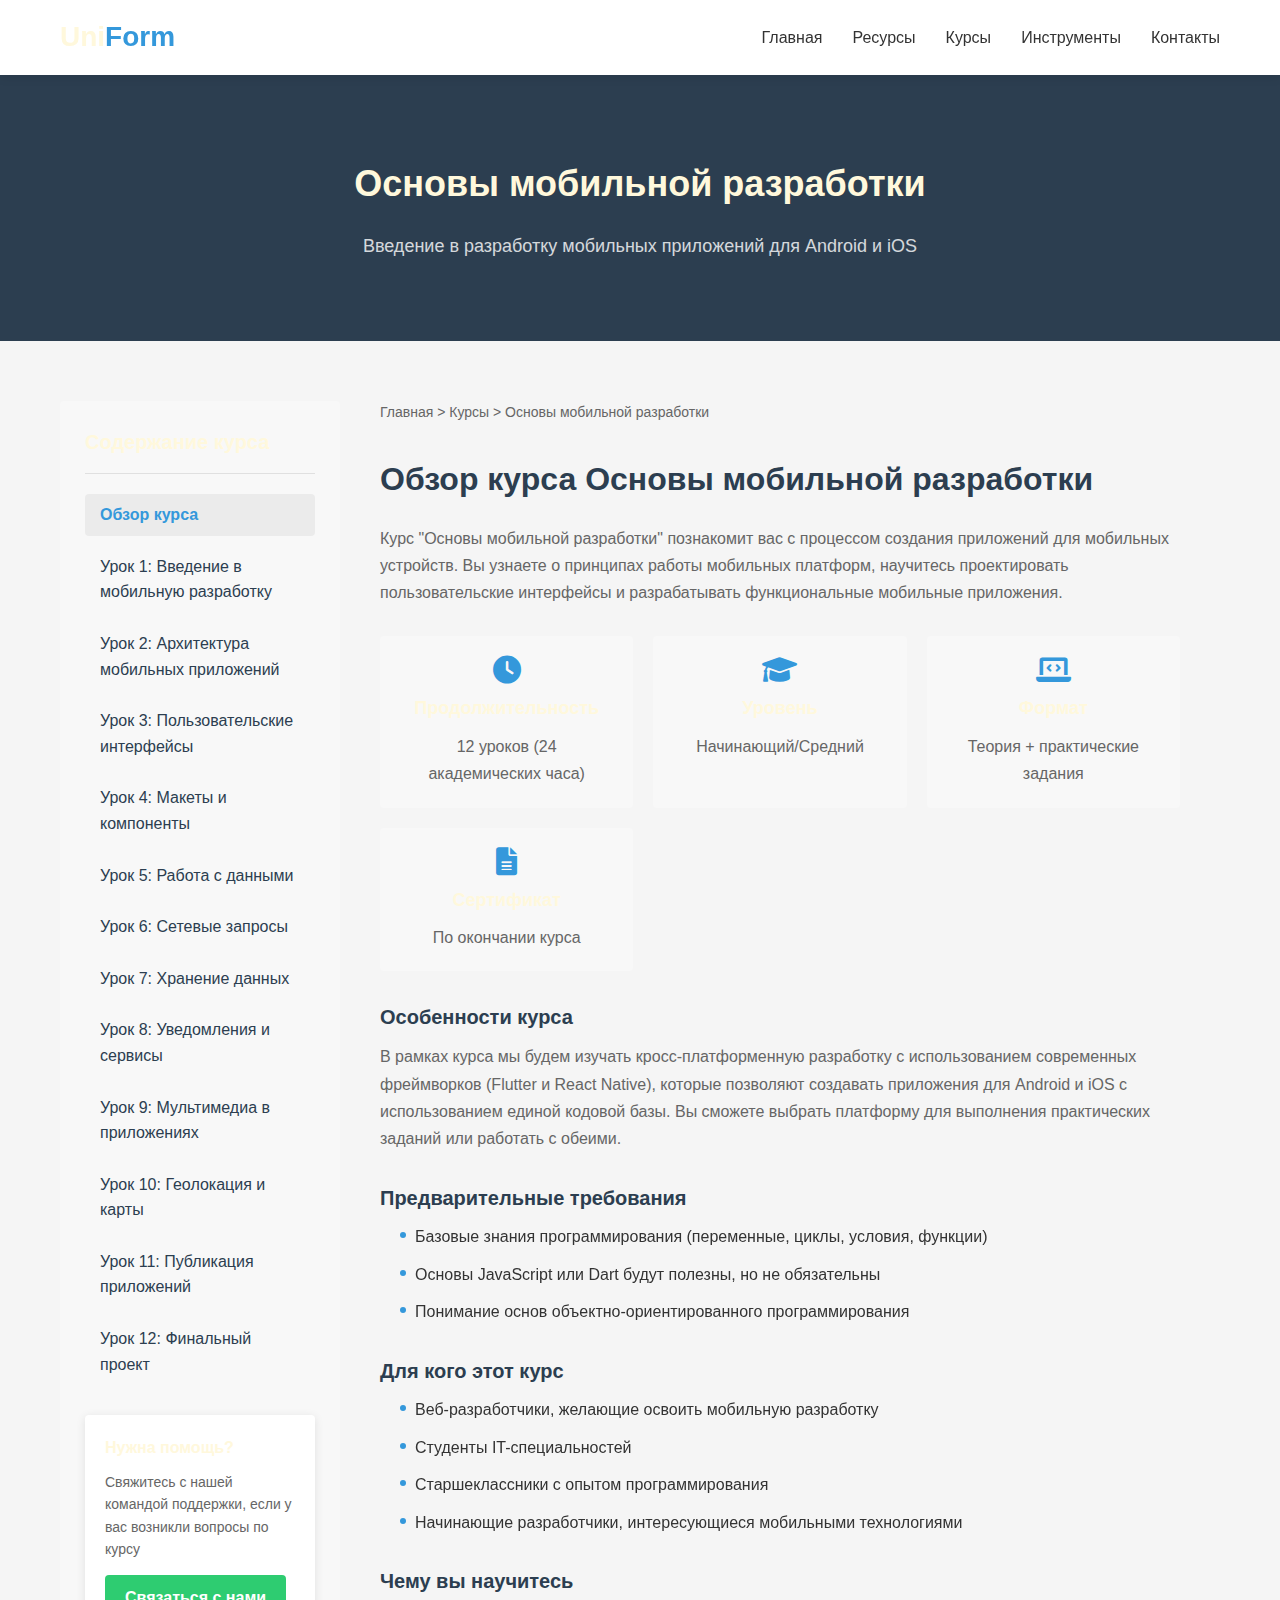
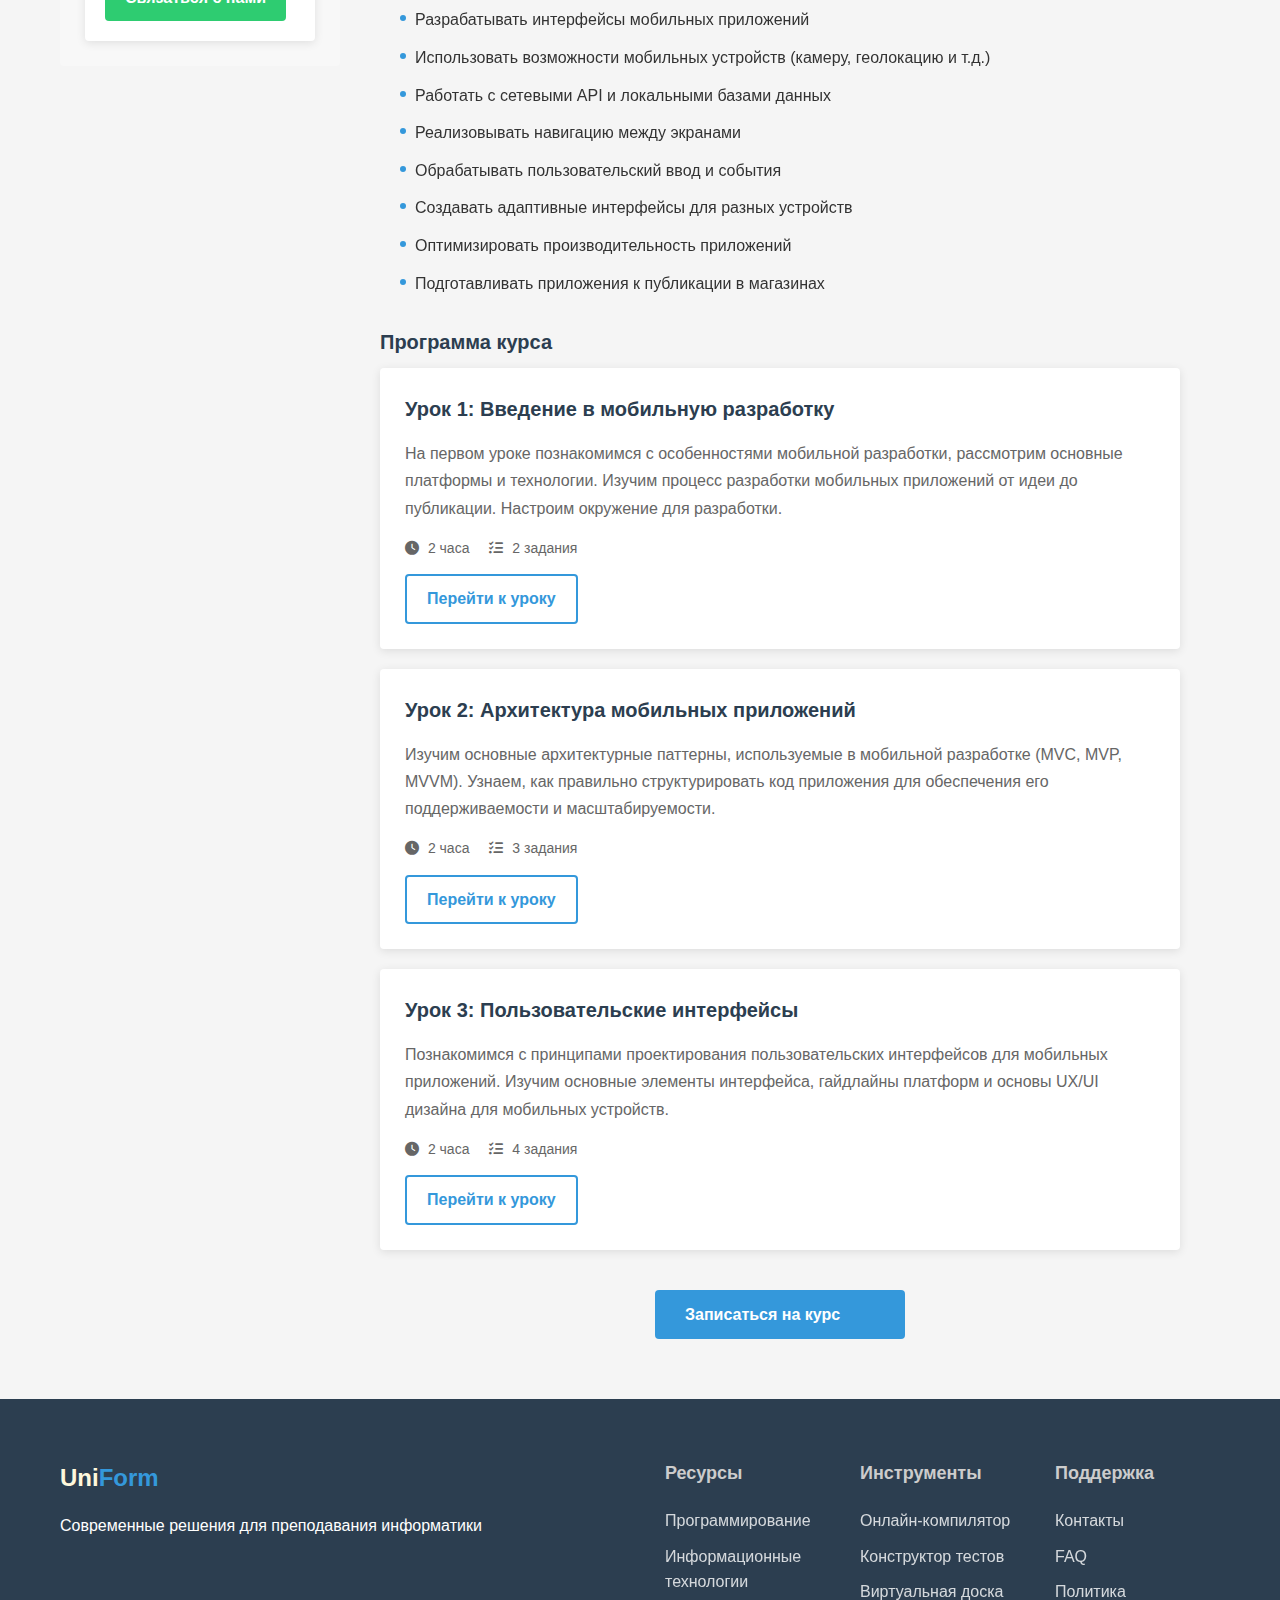
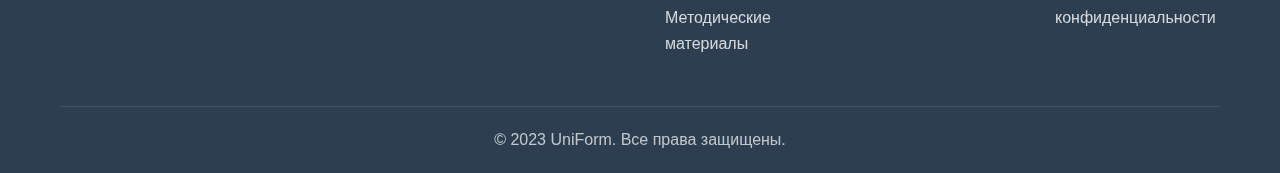
<file: inform/courses/mobile_dev.html>
<!DOCTYPE html>
<html lang="ru">
<head>
    <meta charset="UTF-8">
    <meta name="viewport" content="width=device-width, initial-scale=1.0">
    <title>Основы мобильной разработки | UniForm</title>
    <link rel="stylesheet" href="../styles.css">
    <link rel="stylesheet" href="https://cdnjs.cloudflare.com/ajax/libs/font-awesome/6.0.0-beta3/css/all.min.css">
    <link rel="stylesheet" href="courses.css">
</head>
<body>
    <header>
        <div class="container">
            <div class="logo">
                <h1><a href="../index.html">Uni<span>Form</span></a></h1>
            </div>
            <nav>
                <ul>
                    <li><a href="../index.html">Главная</a></li>
                    <li><a href="../index.html#resources">Ресурсы</a></li>
                    <li><a href="../index.html#courses">Курсы</a></li>
                    <li><a href="../index.html#tools">Инструменты</a></li>
                    <li><a href="../index.html#contact">Контакты</a></li>
                </ul>
            </nav>
        </div>
    </header>

    <section class="course-hero">
        <div class="container">
            <h1>Основы мобильной разработки</h1>
            <p>Введение в разработку мобильных приложений для Android и iOS</p>
        </div>
    </section>

    <section class="course-content">
        <div class="container">
            <div class="course-sidebar">
                <h3>Содержание курса</h3>
                <ul>
                    <li class="active"><a href="#overview">Обзор курса</a></li>
                    <li><a href="#lesson1">Урок 1: Введение в мобильную разработку</a></li>
                    <li><a href="#lesson2">Урок 2: Архитектура мобильных приложений</a></li>
                    <li><a href="#lesson3">Урок 3: Пользовательские интерфейсы</a></li>
                    <li><a href="#lesson4">Урок 4: Макеты и компоненты</a></li>
                    <li><a href="#lesson5">Урок 5: Работа с данными</a></li>
                    <li><a href="#lesson6">Урок 6: Сетевые запросы</a></li>
                    <li><a href="#lesson7">Урок 7: Хранение данных</a></li>
                    <li><a href="#lesson8">Урок 8: Уведомления и сервисы</a></li>
                    <li><a href="#lesson9">Урок 9: Мультимедиа в приложениях</a></li>
                    <li><a href="#lesson10">Урок 10: Геолокация и карты</a></li>
                    <li><a href="#lesson11">Урок 11: Публикация приложений</a></li>
                    <li><a href="#lesson12">Урок 12: Финальный проект</a></li>
                </ul>
                <div class="sidebar-card">
                    <h4>Нужна помощь?</h4>
                    <p>Свяжитесь с нашей командой поддержки, если у вас возникли вопросы по курсу</p>
                    <a href="../index.html#contact" class="btn-secondary">Связаться с нами</a>
                </div>
            </div>
            <div class="course-main">
                <div class="breadcrumbs">
                    <a href="../index.html">Главная</a> &gt; 
                    <a href="../index.html#courses">Курсы</a> &gt; 
                    <span>Основы мобильной разработки</span>
                </div>

                <article id="overview">
                    <h2>Обзор курса Основы мобильной разработки</h2>
                    <p>Курс "Основы мобильной разработки" познакомит вас с процессом создания приложений для мобильных устройств. Вы узнаете о принципах работы мобильных платформ, научитесь проектировать пользовательские интерфейсы и разрабатывать функциональные мобильные приложения.</p>
                    
                    <div class="course-info">
                        <div class="info-item">
                            <i class="fas fa-clock"></i>
                            <h4>Продолжительность</h4>
                            <p>12 уроков (24 академических часа)</p>
                        </div>
                        <div class="info-item">
                            <i class="fas fa-graduation-cap"></i>
                            <h4>Уровень</h4>
                            <p>Начинающий/Средний</p>
                        </div>
                        <div class="info-item">
                            <i class="fas fa-laptop-code"></i>
                            <h4>Формат</h4>
                            <p>Теория + практические задания</p>
                        </div>
                        <div class="info-item">
                            <i class="fas fa-file-alt"></i>
                            <h4>Сертификат</h4>
                            <p>По окончании курса</p>
                        </div>
                    </div>

                    <h3>Особенности курса</h3>
                    <p>В рамках курса мы будем изучать кросс-платформенную разработку с использованием современных фреймворков (Flutter и React Native), которые позволяют создавать приложения для Android и iOS с использованием единой кодовой базы. Вы сможете выбрать платформу для выполнения практических заданий или работать с обеими.</p>

                    <h3>Предварительные требования</h3>
                    <ul class="course-list">
                        <li>Базовые знания программирования (переменные, циклы, условия, функции)</li>
                        <li>Основы JavaScript или Dart будут полезны, но не обязательны</li>
                        <li>Понимание основ объектно-ориентированного программирования</li>
                    </ul>

                    <h3>Для кого этот курс</h3>
                    <ul class="course-list">
                        <li>Веб-разработчики, желающие освоить мобильную разработку</li>
                        <li>Студенты IT-специальностей</li>
                        <li>Старшеклассники с опытом программирования</li>
                        <li>Начинающие разработчики, интересующиеся мобильными технологиями</li>
                    </ul>

                    <h3>Чему вы научитесь</h3>
                    <ul class="course-list">
                        <li>Разрабатывать интерфейсы мобильных приложений</li>
                        <li>Использовать возможности мобильных устройств (камеру, геолокацию и т.д.)</li>
                        <li>Работать с сетевыми API и локальными базами данных</li>
                        <li>Реализовывать навигацию между экранами</li>
                        <li>Обрабатывать пользовательский ввод и события</li>
                        <li>Создавать адаптивные интерфейсы для разных устройств</li>
                        <li>Оптимизировать производительность приложений</li>
                        <li>Подготавливать приложения к публикации в магазинах</li>
                    </ul>

                    <h3>Программа курса</h3>
                    <div class="lesson-preview" id="lesson1">
                        <h4>Урок 1: Введение в мобильную разработку</h4>
                        <p>На первом уроке познакомимся с особенностями мобильной разработки, рассмотрим основные платформы и технологии. Изучим процесс разработки мобильных приложений от идеи до публикации. Настроим окружение для разработки.</p>
                        <div class="lesson-meta">
                            <span><i class="fas fa-clock"></i> 2 часа</span>
                            <span><i class="fas fa-tasks"></i> 2 задания</span>
                        </div>
                        <a href="#" class="btn-outline">Перейти к уроку</a>
                    </div>

                    <div class="lesson-preview" id="lesson2">
                        <h4>Урок 2: Архитектура мобильных приложений</h4>
                        <p>Изучим основные архитектурные паттерны, используемые в мобильной разработке (MVC, MVP, MVVM). Узнаем, как правильно структурировать код приложения для обеспечения его поддерживаемости и масштабируемости.</p>
                        <div class="lesson-meta">
                            <span><i class="fas fa-clock"></i> 2 часа</span>
                            <span><i class="fas fa-tasks"></i> 3 задания</span>
                        </div>
                        <a href="#" class="btn-outline">Перейти к уроку</a>
                    </div>

                    <div class="lesson-preview" id="lesson3">
                        <h4>Урок 3: Пользовательские интерфейсы</h4>
                        <p>Познакомимся с принципами проектирования пользовательских интерфейсов для мобильных приложений. Изучим основные элементы интерфейса, гайдлайны платформ и основы UX/UI дизайна для мобильных устройств.</p>
                        <div class="lesson-meta">
                            <span><i class="fas fa-clock"></i> 2 часа</span>
                            <span><i class="fas fa-tasks"></i> 4 задания</span>
                        </div>
                        <a href="#" class="btn-outline">Перейти к уроку</a>
                    </div>

                    <a href="#" class="btn btn-center">Записаться на курс</a>

                </article>
            </div>
        </div>
    </section>

    <footer>
        <div class="container">
            <div class="footer-content">
                <div class="footer-logo">
                    <h2>Uni<span>Form</span></h2>
                    <p>Современные решения для преподавания информатики</p>
                </div>
                <div class="footer-links">
                    <div class="footer-column">
                        <h4>Ресурсы</h4>
                        <ul>
                            <li><a href="../resources/programming.html">Программирование</a></li>
                            <li><a href="../resources/it.html">Информационные технологии</a></li>
                            <li><a href="../resources/methodology.html">Методические материалы</a></li>
                        </ul>
                    </div>
                    <div class="footer-column">
                        <h4>Инструменты</h4>
                        <ul>
                            <li><a href="../tools/compiler.html">Онлайн-компилятор</a></li>
                            <li><a href="../tools/test-creator.html">Конструктор тестов</a></li>
                            <li><a href="../tools/virtual-board.html">Виртуальная доска</a></li>
                        </ul>
                    </div>
                    <div class="footer-column">
                        <h4>Поддержка</h4>
                        <ul>
                            <li><a href="../index.html#contact">Контакты</a></li>
                            <li><a href="#">FAQ</a></li>
                            <li><a href="#">Политика конфиденциальности</a></li>
                        </ul>
                    </div>
                </div>
            </div>
            <div class="footer-bottom">
                <p>&copy; 2023 UniForm. Все права защищены.</p>
            </div>
        </div>
    </footer>

    <script src="../script.js"></script>
</body>
</html>
</file>
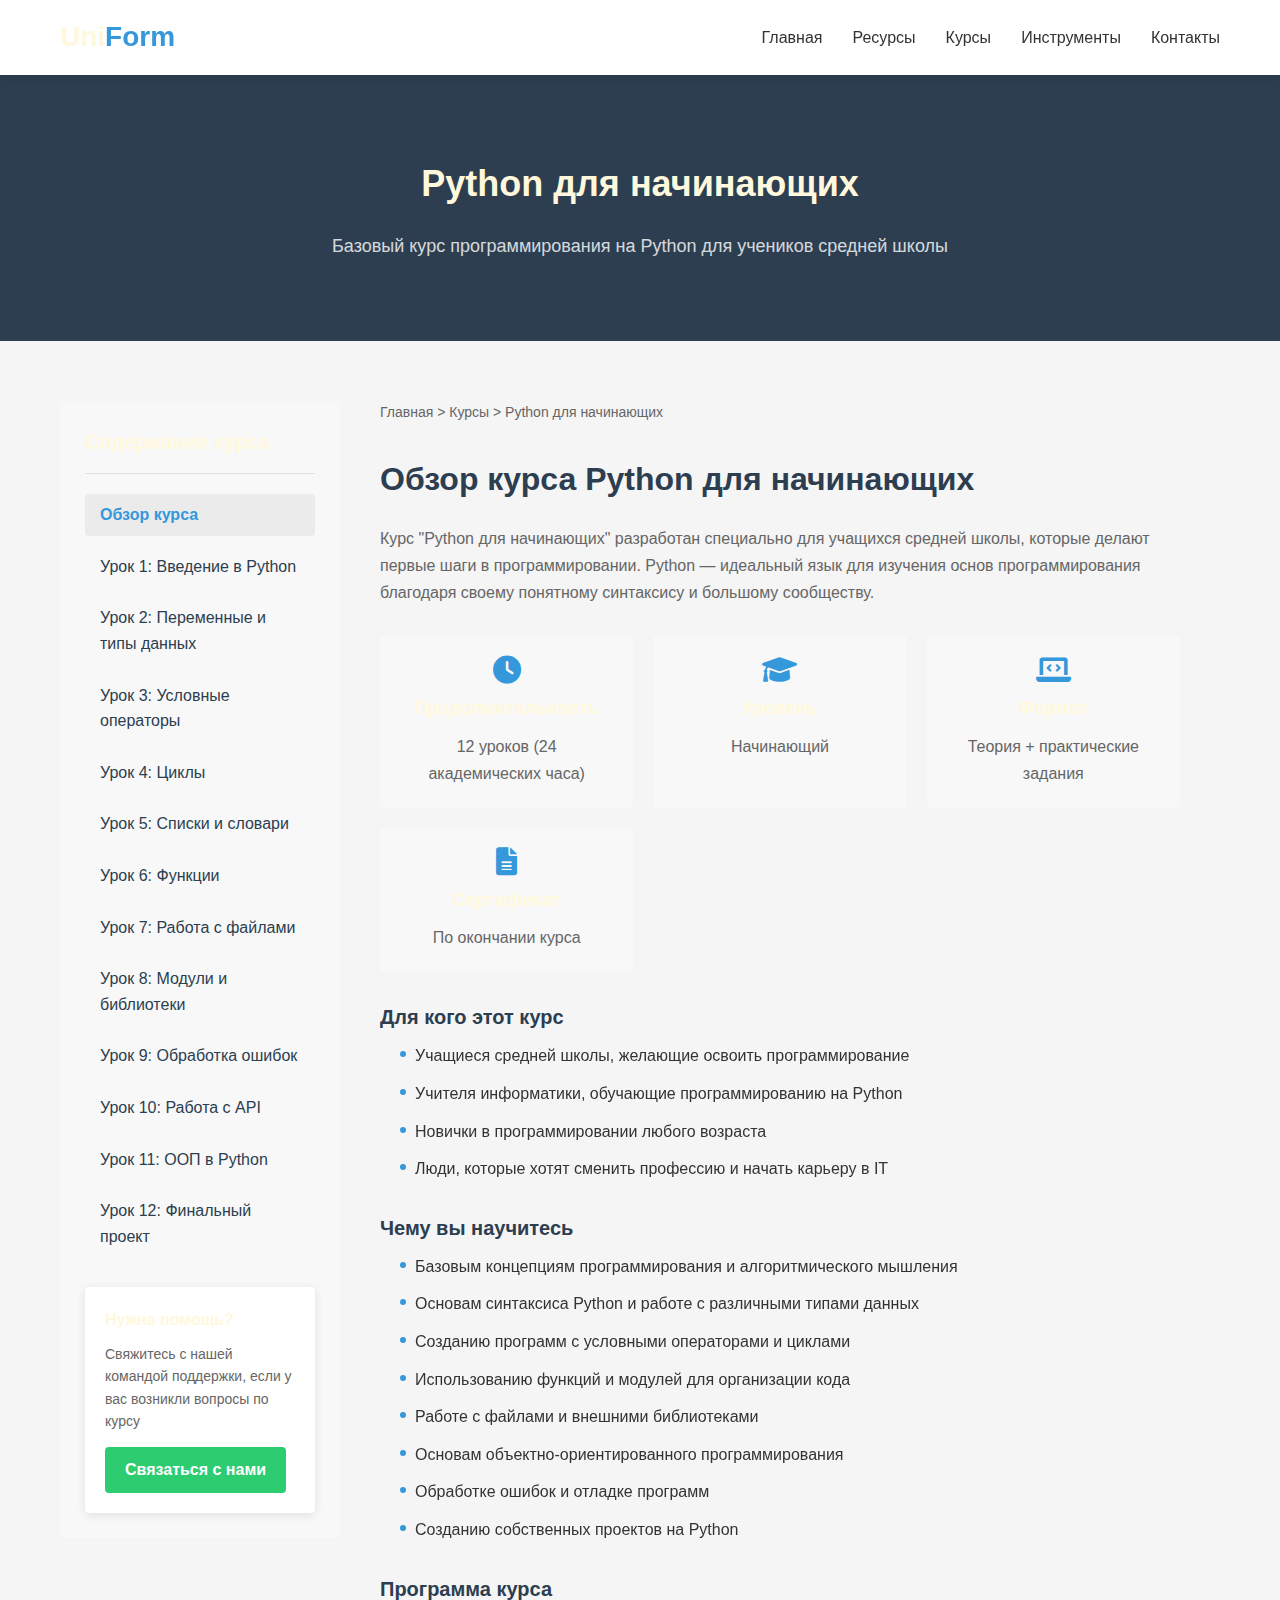
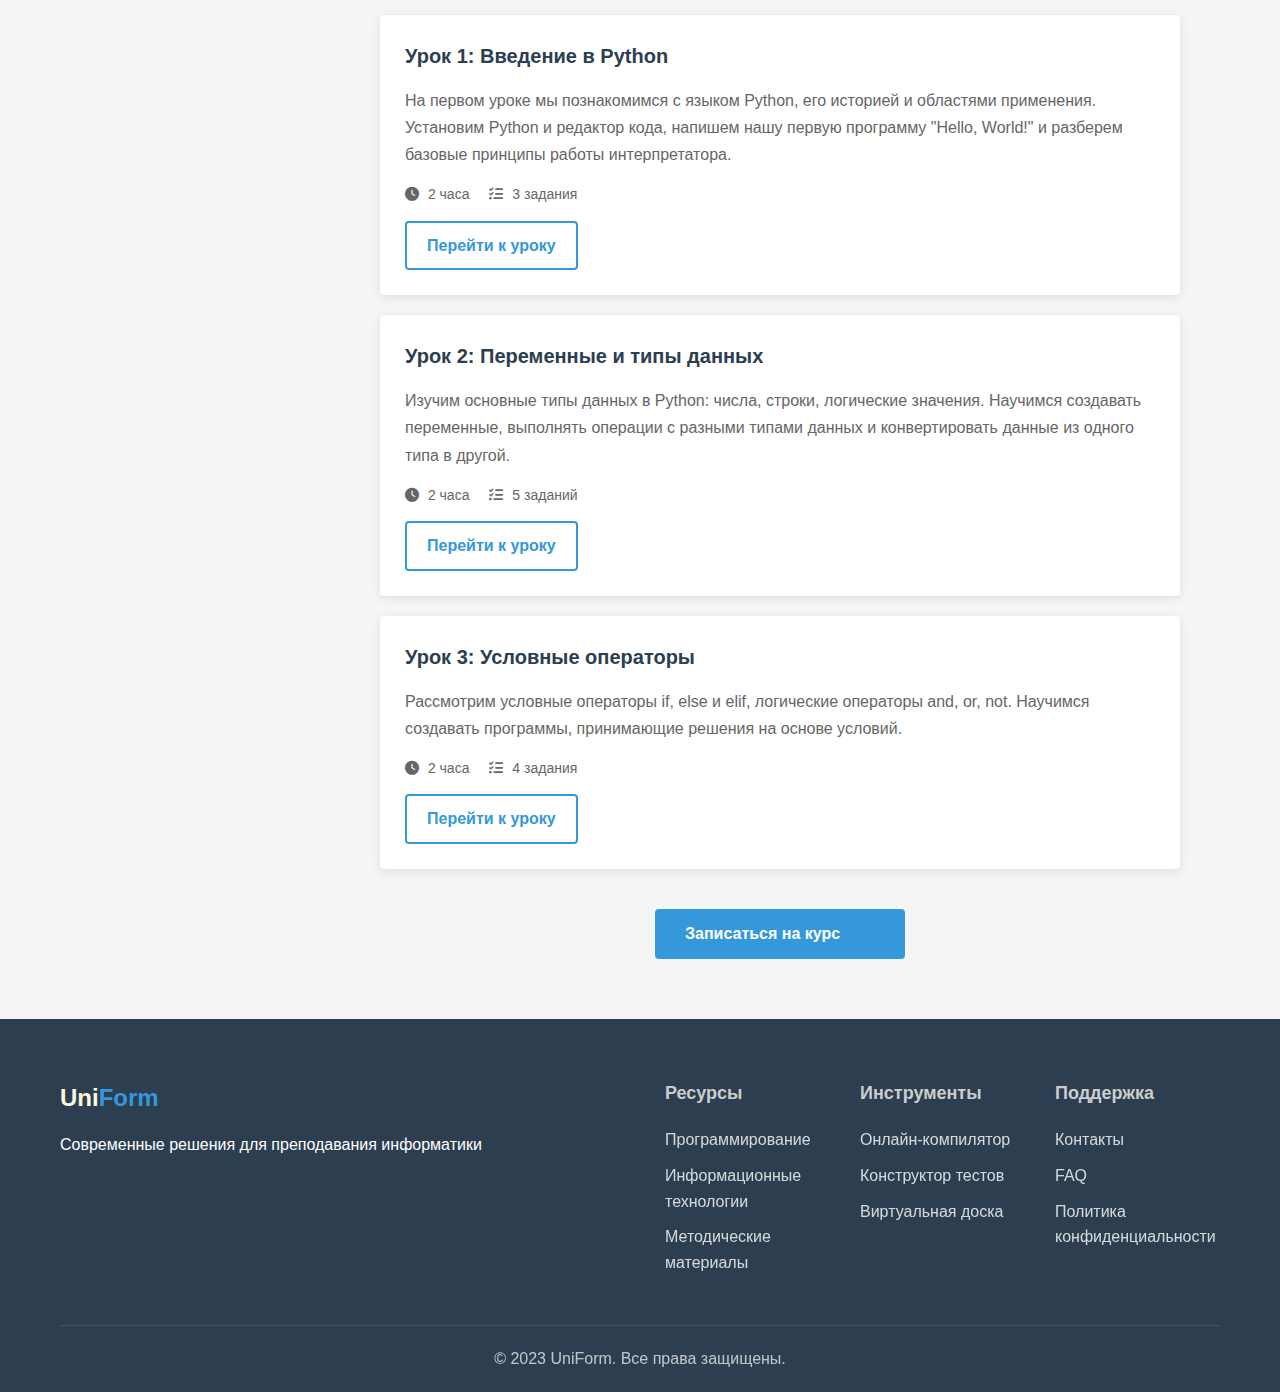
<file: inform/courses/python_basics.html>
<!DOCTYPE html>
<html lang="ru">
<head>
    <meta charset="UTF-8">
    <meta name="viewport" content="width=device-width, initial-scale=1.0">
    <title>Python для начинающих | UniForm</title>
    <link rel="stylesheet" href="../styles.css">
    <link rel="stylesheet" href="https://cdnjs.cloudflare.com/ajax/libs/font-awesome/6.0.0-beta3/css/all.min.css">
    <link rel="stylesheet" href="courses.css">
</head>
<body>
    <header>
        <div class="container">
            <div class="logo">
                <h1><a href="../index.html">Uni<span>Form</span></a></h1>
            </div>
            <nav>
                <ul>
                    <li><a href="../index.html">Главная</a></li>
                    <li><a href="../index.html#resources">Ресурсы</a></li>
                    <li><a href="../index.html#courses">Курсы</a></li>
                    <li><a href="../index.html#tools">Инструменты</a></li>
                    <li><a href="../index.html#contact">Контакты</a></li>
                </ul>
            </nav>
        </div>
    </header>

    <section class="course-hero">
        <div class="container">
            <h1>Python для начинающих</h1>
            <p>Базовый курс программирования на Python для учеников средней школы</p>
        </div>
    </section>

    <section class="course-content">
        <div class="container">
            <div class="course-sidebar">
                <h3>Содержание курса</h3>
                <ul>
                    <li class="active"><a href="#overview">Обзор курса</a></li>
                    <li><a href="#lesson1">Урок 1: Введение в Python</a></li>
                    <li><a href="#lesson2">Урок 2: Переменные и типы данных</a></li>
                    <li><a href="#lesson3">Урок 3: Условные операторы</a></li>
                    <li><a href="#lesson4">Урок 4: Циклы</a></li>
                    <li><a href="#lesson5">Урок 5: Списки и словари</a></li>
                    <li><a href="#lesson6">Урок 6: Функции</a></li>
                    <li><a href="#lesson7">Урок 7: Работа с файлами</a></li>
                    <li><a href="#lesson8">Урок 8: Модули и библиотеки</a></li>
                    <li><a href="#lesson9">Урок 9: Обработка ошибок</a></li>
                    <li><a href="#lesson10">Урок 10: Работа с API</a></li>
                    <li><a href="#lesson11">Урок 11: ООП в Python</a></li>
                    <li><a href="#lesson12">Урок 12: Финальный проект</a></li>
                </ul>
                <div class="sidebar-card">
                    <h4>Нужна помощь?</h4>
                    <p>Свяжитесь с нашей командой поддержки, если у вас возникли вопросы по курсу</p>
                    <a href="../index.html#contact" class="btn-secondary">Связаться с нами</a>
                </div>
            </div>
            <div class="course-main">
                <div class="breadcrumbs">
                    <a href="../index.html">Главная</a> &gt; 
                    <a href="../index.html#courses">Курсы</a> &gt; 
                    <span>Python для начинающих</span>
                </div>

                <article id="overview">
                    <h2>Обзор курса Python для начинающих</h2>
                    <p>Курс "Python для начинающих" разработан специально для учащихся средней школы, которые делают первые шаги в программировании. Python — идеальный язык для изучения основ программирования благодаря своему понятному синтаксису и большому сообществу.</p>
                    
                    <div class="course-info">
                        <div class="info-item">
                            <i class="fas fa-clock"></i>
                            <h4>Продолжительность</h4>
                            <p>12 уроков (24 академических часа)</p>
                        </div>
                        <div class="info-item">
                            <i class="fas fa-graduation-cap"></i>
                            <h4>Уровень</h4>
                            <p>Начинающий</p>
                        </div>
                        <div class="info-item">
                            <i class="fas fa-laptop-code"></i>
                            <h4>Формат</h4>
                            <p>Теория + практические задания</p>
                        </div>
                        <div class="info-item">
                            <i class="fas fa-file-alt"></i>
                            <h4>Сертификат</h4>
                            <p>По окончании курса</p>
                        </div>
                    </div>

                    <h3>Для кого этот курс</h3>
                    <ul class="course-list">
                        <li>Учащиеся средней школы, желающие освоить программирование</li>
                        <li>Учителя информатики, обучающие программированию на Python</li>
                        <li>Новички в программировании любого возраста</li>
                        <li>Люди, которые хотят сменить профессию и начать карьеру в IT</li>
                    </ul>

                    <h3>Чему вы научитесь</h3>
                    <ul class="course-list">
                        <li>Базовым концепциям программирования и алгоритмического мышления</li>
                        <li>Основам синтаксиса Python и работе с различными типами данных</li>
                        <li>Созданию программ с условными операторами и циклами</li>
                        <li>Использованию функций и модулей для организации кода</li>
                        <li>Работе с файлами и внешними библиотеками</li>
                        <li>Основам объектно-ориентированного программирования</li>
                        <li>Обработке ошибок и отладке программ</li>
                        <li>Созданию собственных проектов на Python</li>
                    </ul>

                    <h3>Программа курса</h3>
                    <div class="lesson-preview" id="lesson1">
                        <h4>Урок 1: Введение в Python</h4>
                        <p>На первом уроке мы познакомимся с языком Python, его историей и областями применения. Установим Python и редактор кода, напишем нашу первую программу "Hello, World!" и разберем базовые принципы работы интерпретатора.</p>
                        <div class="lesson-meta">
                            <span><i class="fas fa-clock"></i> 2 часа</span>
                            <span><i class="fas fa-tasks"></i> 3 задания</span>
                        </div>
                        <a href="#" class="btn-outline">Перейти к уроку</a>
                    </div>

                    <div class="lesson-preview" id="lesson2">
                        <h4>Урок 2: Переменные и типы данных</h4>
                        <p>Изучим основные типы данных в Python: числа, строки, логические значения. Научимся создавать переменные, выполнять операции с разными типами данных и конвертировать данные из одного типа в другой.</p>
                        <div class="lesson-meta">
                            <span><i class="fas fa-clock"></i> 2 часа</span>
                            <span><i class="fas fa-tasks"></i> 5 заданий</span>
                        </div>
                        <a href="#" class="btn-outline">Перейти к уроку</a>
                    </div>

                    <div class="lesson-preview" id="lesson3">
                        <h4>Урок 3: Условные операторы</h4>
                        <p>Рассмотрим условные операторы if, else и elif, логические операторы and, or, not. Научимся создавать программы, принимающие решения на основе условий.</p>
                        <div class="lesson-meta">
                            <span><i class="fas fa-clock"></i> 2 часа</span>
                            <span><i class="fas fa-tasks"></i> 4 задания</span>
                        </div>
                        <a href="#" class="btn-outline">Перейти к уроку</a>
                    </div>

                    <a href="#" class="btn btn-center">Записаться на курс</a>

                </article>
            </div>
        </div>
    </section>

    <footer>
        <div class="container">
            <div class="footer-content">
                <div class="footer-logo">
                    <h2>Uni<span>Form</span></h2>
                    <p>Современные решения для преподавания информатики</p>
                </div>
                <div class="footer-links">
                    <div class="footer-column">
                        <h4>Ресурсы</h4>
                        <ul>
                            <li><a href="../resources/programming.html">Программирование</a></li>
                            <li><a href="../resources/it.html">Информационные технологии</a></li>
                            <li><a href="../resources/methodology.html">Методические материалы</a></li>
                        </ul>
                    </div>
                    <div class="footer-column">
                        <h4>Инструменты</h4>
                        <ul>
                            <li><a href="../tools/compiler.html">Онлайн-компилятор</a></li>
                            <li><a href="../tools/test-creator.html">Конструктор тестов</a></li>
                            <li><a href="../tools/virtual-board.html">Виртуальная доска</a></li>
                        </ul>
                    </div>
                    <div class="footer-column">
                        <h4>Поддержка</h4>
                        <ul>
                            <li><a href="../index.html#contact">Контакты</a></li>
                            <li><a href="#">FAQ</a></li>
                            <li><a href="#">Политика конфиденциальности</a></li>
                        </ul>
                    </div>
                </div>
            </div>
            <div class="footer-bottom">
                <p>&copy; 2023 UniForm. Все права защищены.</p>
            </div>
        </div>
    </footer>

    <script src="../script.js"></script>
</body>
</html>
</file>
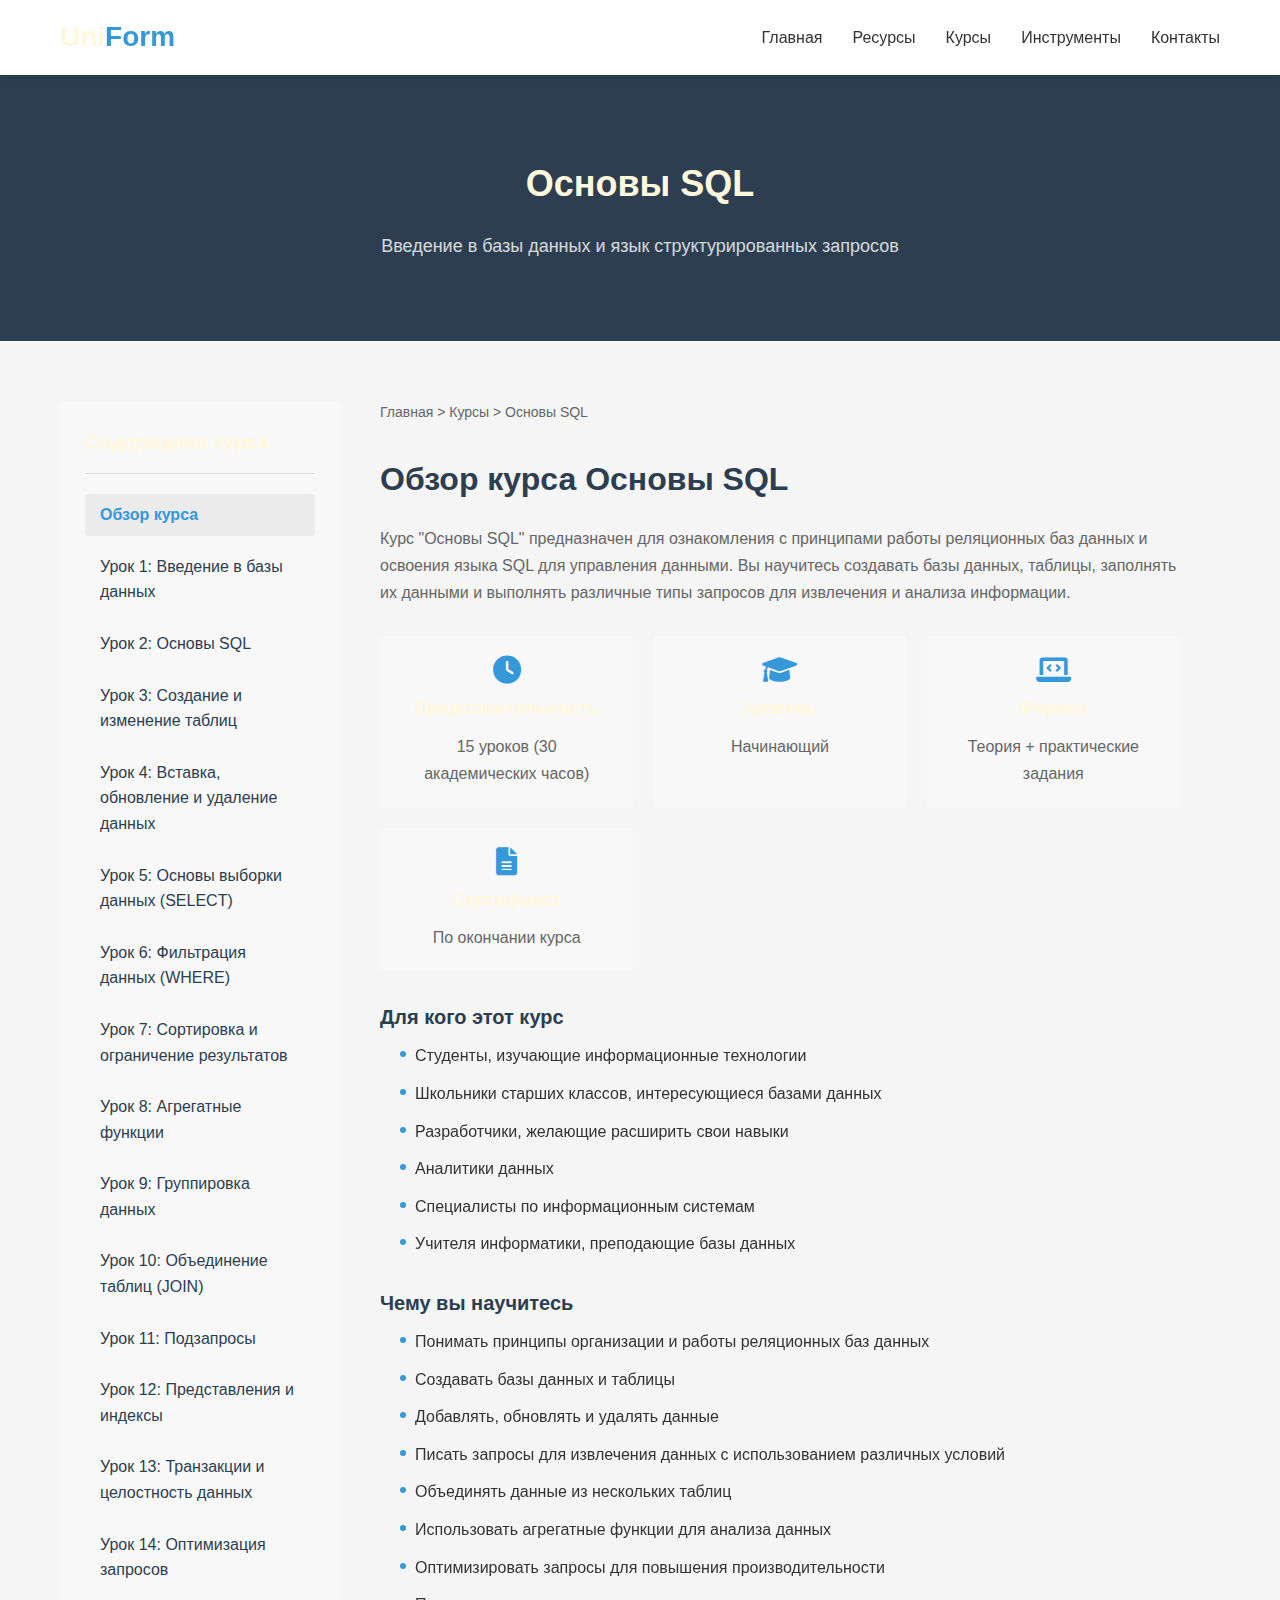
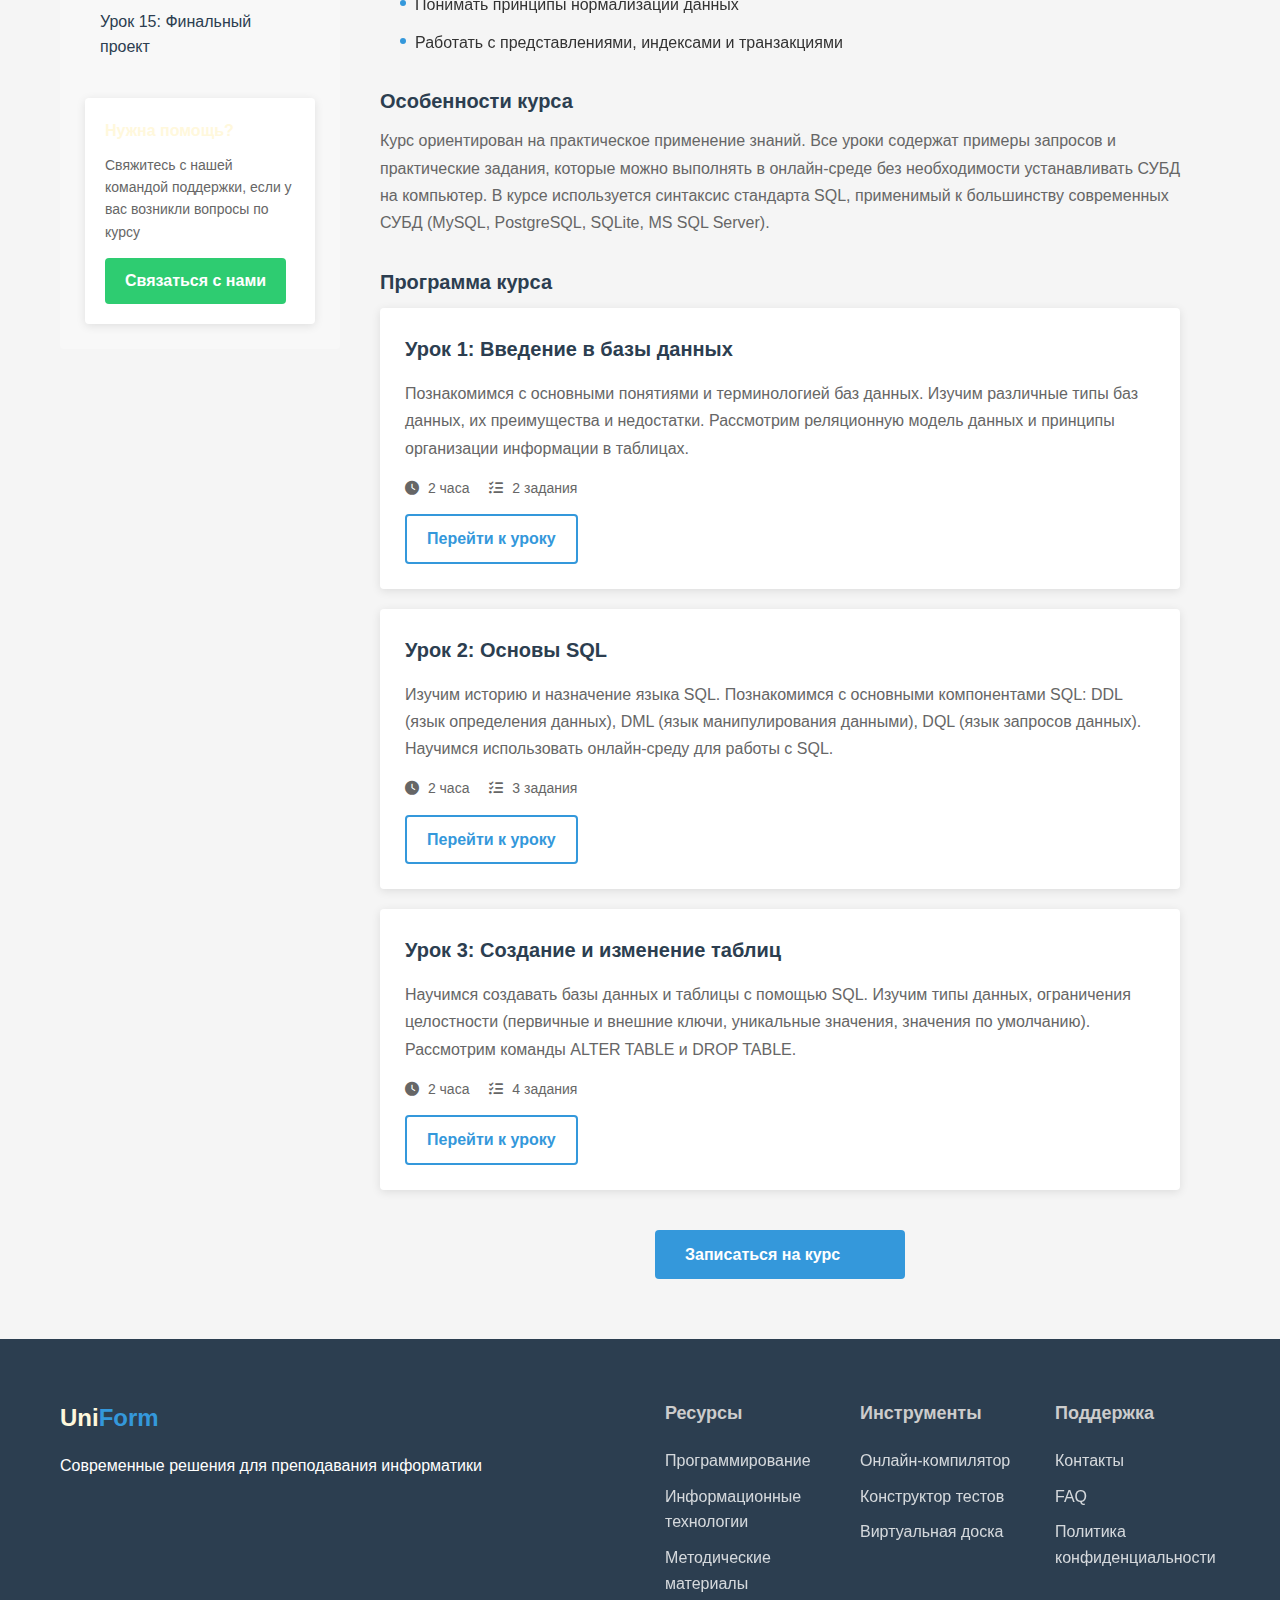
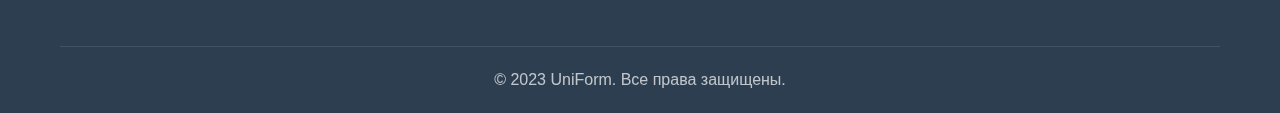
<file: inform/courses/sql.html>
<!DOCTYPE html>
<html lang="ru">
<head>
    <meta charset="UTF-8">
    <meta name="viewport" content="width=device-width, initial-scale=1.0">
    <title>Основы SQL | UniForm</title>
    <link rel="stylesheet" href="../styles.css">
    <link rel="stylesheet" href="https://cdnjs.cloudflare.com/ajax/libs/font-awesome/6.0.0-beta3/css/all.min.css">
    <link rel="stylesheet" href="courses.css">
</head>
<body>
    <header>
        <div class="container">
            <div class="logo">
                <h1><a href="../index.html">Uni<span>Form</span></a></h1>
            </div>
            <nav>
                <ul>
                    <li><a href="../index.html">Главная</a></li>
                    <li><a href="../index.html#resources">Ресурсы</a></li>
                    <li><a href="../index.html#courses">Курсы</a></li>
                    <li><a href="../index.html#tools">Инструменты</a></li>
                    <li><a href="../index.html#contact">Контакты</a></li>
                </ul>
            </nav>
        </div>
    </header>

    <section class="course-hero">
        <div class="container">
            <h1>Основы SQL</h1>
            <p>Введение в базы данных и язык структурированных запросов</p>
        </div>
    </section>

    <section class="course-content">
        <div class="container">
            <div class="course-sidebar">
                <h3>Содержание курса</h3>
                <ul>
                    <li class="active"><a href="#overview">Обзор курса</a></li>
                    <li><a href="#lesson1">Урок 1: Введение в базы данных</a></li>
                    <li><a href="#lesson2">Урок 2: Основы SQL</a></li>
                    <li><a href="#lesson3">Урок 3: Создание и изменение таблиц</a></li>
                    <li><a href="#lesson4">Урок 4: Вставка, обновление и удаление данных</a></li>
                    <li><a href="#lesson5">Урок 5: Основы выборки данных (SELECT)</a></li>
                    <li><a href="#lesson6">Урок 6: Фильтрация данных (WHERE)</a></li>
                    <li><a href="#lesson7">Урок 7: Сортировка и ограничение результатов</a></li>
                    <li><a href="#lesson8">Урок 8: Агрегатные функции</a></li>
                    <li><a href="#lesson9">Урок 9: Группировка данных</a></li>
                    <li><a href="#lesson10">Урок 10: Объединение таблиц (JOIN)</a></li>
                    <li><a href="#lesson11">Урок 11: Подзапросы</a></li>
                    <li><a href="#lesson12">Урок 12: Представления и индексы</a></li>
                    <li><a href="#lesson13">Урок 13: Транзакции и целостность данных</a></li>
                    <li><a href="#lesson14">Урок 14: Оптимизация запросов</a></li>
                    <li><a href="#lesson15">Урок 15: Финальный проект</a></li>
                </ul>
                <div class="sidebar-card">
                    <h4>Нужна помощь?</h4>
                    <p>Свяжитесь с нашей командой поддержки, если у вас возникли вопросы по курсу</p>
                    <a href="../index.html#contact" class="btn-secondary">Связаться с нами</a>
                </div>
            </div>
            <div class="course-main">
                <div class="breadcrumbs">
                    <a href="../index.html">Главная</a> &gt; 
                    <a href="../index.html#courses">Курсы</a> &gt; 
                    <span>Основы SQL</span>
                </div>

                <article id="overview">
                    <h2>Обзор курса Основы SQL</h2>
                    <p>Курс "Основы SQL" предназначен для ознакомления с принципами работы реляционных баз данных и освоения языка SQL для управления данными. Вы научитесь создавать базы данных, таблицы, заполнять их данными и выполнять различные типы запросов для извлечения и анализа информации.</p>
                    
                    <div class="course-info">
                        <div class="info-item">
                            <i class="fas fa-clock"></i>
                            <h4>Продолжительность</h4>
                            <p>15 уроков (30 академических часов)</p>
                        </div>
                        <div class="info-item">
                            <i class="fas fa-graduation-cap"></i>
                            <h4>Уровень</h4>
                            <p>Начинающий</p>
                        </div>
                        <div class="info-item">
                            <i class="fas fa-laptop-code"></i>
                            <h4>Формат</h4>
                            <p>Теория + практические задания</p>
                        </div>
                        <div class="info-item">
                            <i class="fas fa-file-alt"></i>
                            <h4>Сертификат</h4>
                            <p>По окончании курса</p>
                        </div>
                    </div>

                    <h3>Для кого этот курс</h3>
                    <ul class="course-list">
                        <li>Студенты, изучающие информационные технологии</li>
                        <li>Школьники старших классов, интересующиеся базами данных</li>
                        <li>Разработчики, желающие расширить свои навыки</li>
                        <li>Аналитики данных</li>
                        <li>Специалисты по информационным системам</li>
                        <li>Учителя информатики, преподающие базы данных</li>
                    </ul>

                    <h3>Чему вы научитесь</h3>
                    <ul class="course-list">
                        <li>Понимать принципы организации и работы реляционных баз данных</li>
                        <li>Создавать базы данных и таблицы</li>
                        <li>Добавлять, обновлять и удалять данные</li>
                        <li>Писать запросы для извлечения данных с использованием различных условий</li>
                        <li>Объединять данные из нескольких таблиц</li>
                        <li>Использовать агрегатные функции для анализа данных</li>
                        <li>Оптимизировать запросы для повышения производительности</li>
                        <li>Понимать принципы нормализации данных</li>
                        <li>Работать с представлениями, индексами и транзакциями</li>
                    </ul>

                    <h3>Особенности курса</h3>
                    <p>Курс ориентирован на практическое применение знаний. Все уроки содержат примеры запросов и практические задания, которые можно выполнять в онлайн-среде без необходимости устанавливать СУБД на компьютер. В курсе используется синтаксис стандарта SQL, применимый к большинству современных СУБД (MySQL, PostgreSQL, SQLite, MS SQL Server).</p>

                    <h3>Программа курса</h3>
                    <div class="lesson-preview" id="lesson1">
                        <h4>Урок 1: Введение в базы данных</h4>
                        <p>Познакомимся с основными понятиями и терминологией баз данных. Изучим различные типы баз данных, их преимущества и недостатки. Рассмотрим реляционную модель данных и принципы организации информации в таблицах.</p>
                        <div class="lesson-meta">
                            <span><i class="fas fa-clock"></i> 2 часа</span>
                            <span><i class="fas fa-tasks"></i> 2 задания</span>
                        </div>
                        <a href="#" class="btn-outline">Перейти к уроку</a>
                    </div>

                    <div class="lesson-preview" id="lesson2">
                        <h4>Урок 2: Основы SQL</h4>
                        <p>Изучим историю и назначение языка SQL. Познакомимся с основными компонентами SQL: DDL (язык определения данных), DML (язык манипулирования данными), DQL (язык запросов данных). Научимся использовать онлайн-среду для работы с SQL.</p>
                        <div class="lesson-meta">
                            <span><i class="fas fa-clock"></i> 2 часа</span>
                            <span><i class="fas fa-tasks"></i> 3 задания</span>
                        </div>
                        <a href="#" class="btn-outline">Перейти к уроку</a>
                    </div>

                    <div class="lesson-preview" id="lesson3">
                        <h4>Урок 3: Создание и изменение таблиц</h4>
                        <p>Научимся создавать базы данных и таблицы с помощью SQL. Изучим типы данных, ограничения целостности (первичные и внешние ключи, уникальные значения, значения по умолчанию). Рассмотрим команды ALTER TABLE и DROP TABLE.</p>
                        <div class="lesson-meta">
                            <span><i class="fas fa-clock"></i> 2 часа</span>
                            <span><i class="fas fa-tasks"></i> 4 задания</span>
                        </div>
                        <a href="#" class="btn-outline">Перейти к уроку</a>
                    </div>

                    <a href="#" class="btn btn-center">Записаться на курс</a>

                </article>
            </div>
        </div>
    </section>

    <footer>
        <div class="container">
            <div class="footer-content">
                <div class="footer-logo">
                    <h2>Uni<span>Form</span></h2>
                    <p>Современные решения для преподавания информатики</p>
                </div>
                <div class="footer-links">
                    <div class="footer-column">
                        <h4>Ресурсы</h4>
                        <ul>
                            <li><a href="../resources/programming.html">Программирование</a></li>
                            <li><a href="../resources/it.html">Информационные технологии</a></li>
                            <li><a href="../resources/methodology.html">Методические материалы</a></li>
                        </ul>
                    </div>
                    <div class="footer-column">
                        <h4>Инструменты</h4>
                        <ul>
                            <li><a href="../tools/compiler.html">Онлайн-компилятор</a></li>
                            <li><a href="../tools/test-creator.html">Конструктор тестов</a></li>
                            <li><a href="../tools/virtual-board.html">Виртуальная доска</a></li>
                        </ul>
                    </div>
                    <div class="footer-column">
                        <h4>Поддержка</h4>
                        <ul>
                            <li><a href="../index.html#contact">Контакты</a></li>
                            <li><a href="#">FAQ</a></li>
                            <li><a href="#">Политика конфиденциальности</a></li>
                        </ul>
                    </div>
                </div>
            </div>
            <div class="footer-bottom">
                <p>&copy; 2023 UniForm. Все права защищены.</p>
            </div>
        </div>
    </footer>

    <script src="../script.js"></script>
</body>
</html>
</file>
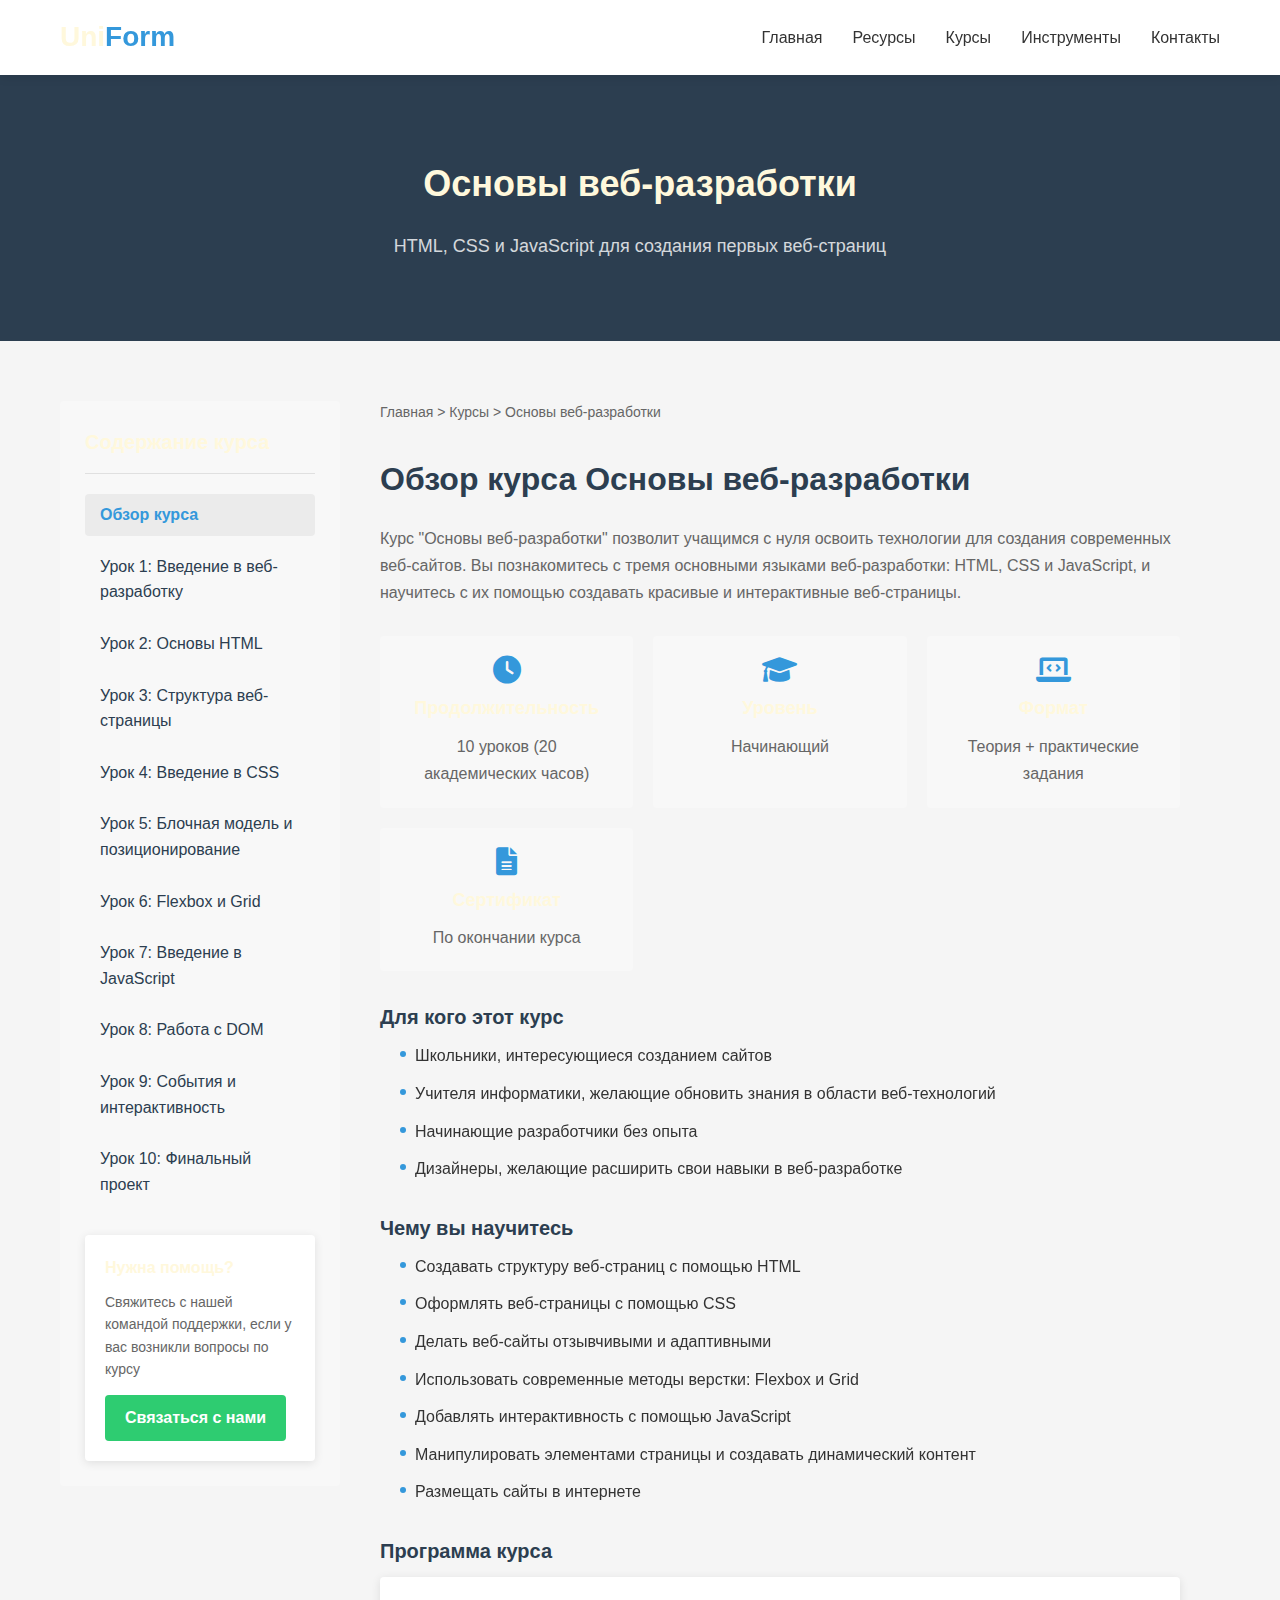
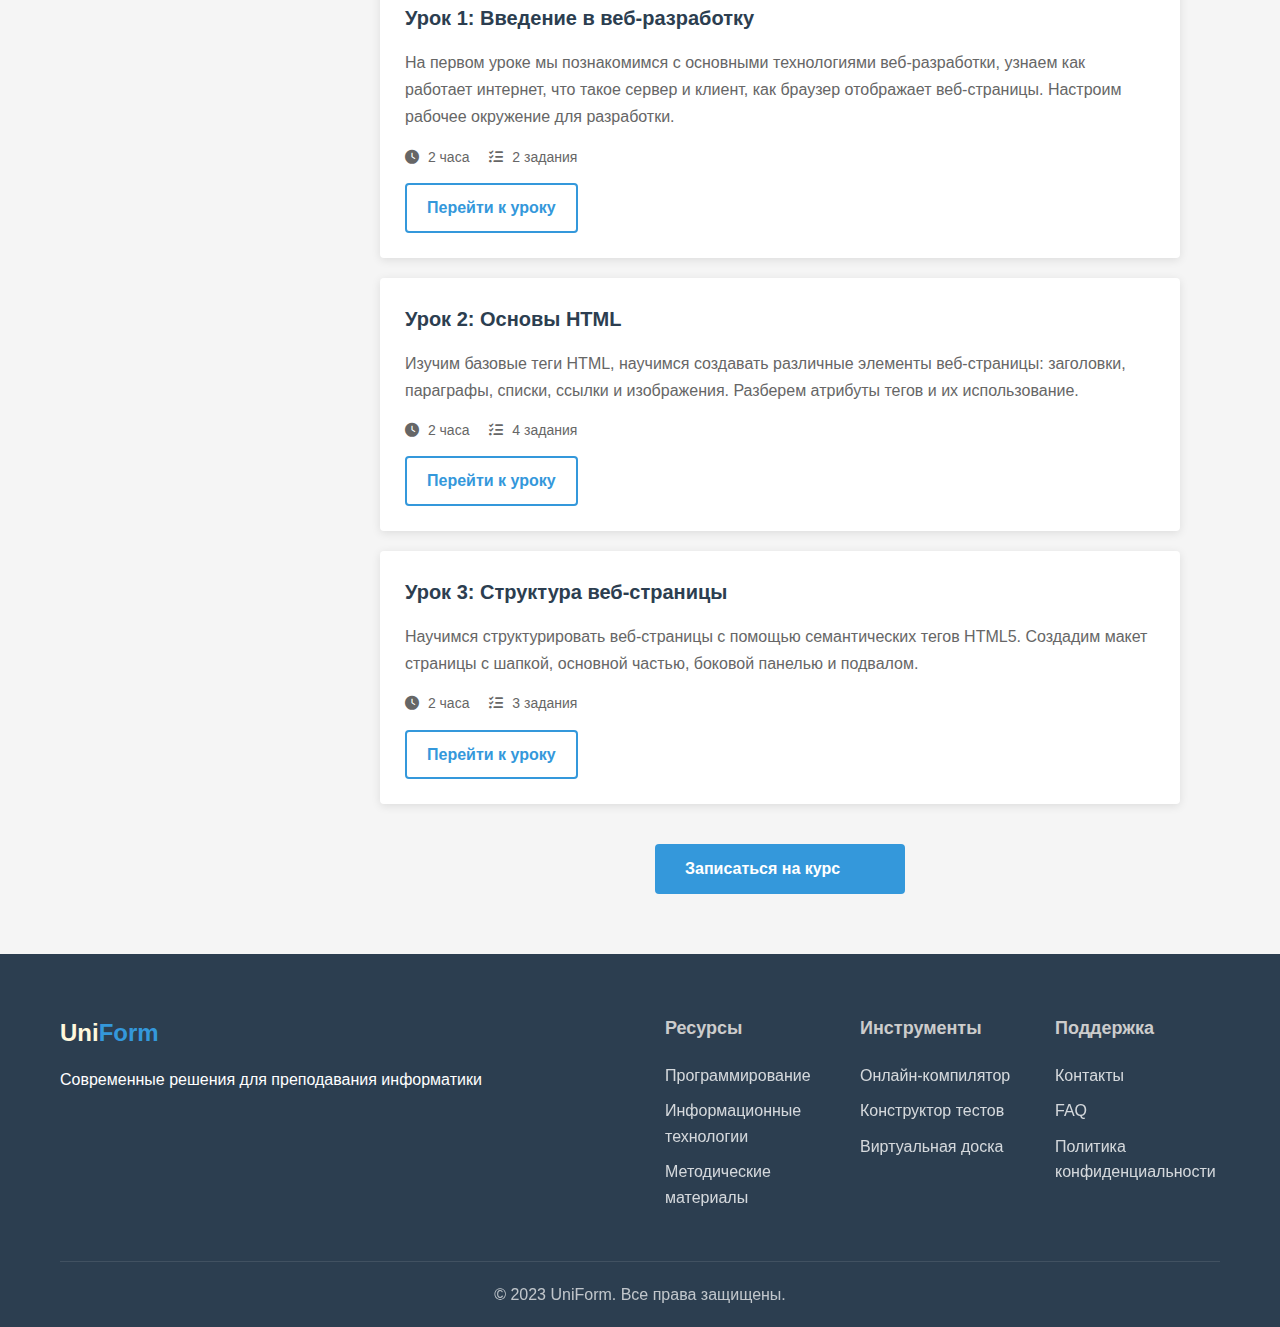
<file: inform/courses/web_basics.html>
<!DOCTYPE html>
<html lang="ru">
<head>
    <meta charset="UTF-8">
    <meta name="viewport" content="width=device-width, initial-scale=1.0">
    <title>Основы веб-разработки | UniForm</title>
    <link rel="stylesheet" href="../styles.css">
    <link rel="stylesheet" href="https://cdnjs.cloudflare.com/ajax/libs/font-awesome/6.0.0-beta3/css/all.min.css">
    <link rel="stylesheet" href="courses.css">
</head>
<body>
    <header>
        <div class="container">
            <div class="logo">
                <h1><a href="../index.html">Uni<span>Form</span></a></h1>
            </div>
            <nav>
                <ul>
                    <li><a href="../index.html">Главная</a></li>
                    <li><a href="../index.html#resources">Ресурсы</a></li>
                    <li><a href="../index.html#courses">Курсы</a></li>
                    <li><a href="../index.html#tools">Инструменты</a></li>
                    <li><a href="../index.html#contact">Контакты</a></li>
                </ul>
            </nav>
        </div>
    </header>

    <section class="course-hero">
        <div class="container">
            <h1>Основы веб-разработки</h1>
            <p>HTML, CSS и JavaScript для создания первых веб-страниц</p>
        </div>
    </section>

    <section class="course-content">
        <div class="container">
            <div class="course-sidebar">
                <h3>Содержание курса</h3>
                <ul>
                    <li class="active"><a href="#overview">Обзор курса</a></li>
                    <li><a href="#lesson1">Урок 1: Введение в веб-разработку</a></li>
                    <li><a href="#lesson2">Урок 2: Основы HTML</a></li>
                    <li><a href="#lesson3">Урок 3: Структура веб-страницы</a></li>
                    <li><a href="#lesson4">Урок 4: Введение в CSS</a></li>
                    <li><a href="#lesson5">Урок 5: Блочная модель и позиционирование</a></li>
                    <li><a href="#lesson6">Урок 6: Flexbox и Grid</a></li>
                    <li><a href="#lesson7">Урок 7: Введение в JavaScript</a></li>
                    <li><a href="#lesson8">Урок 8: Работа с DOM</a></li>
                    <li><a href="#lesson9">Урок 9: События и интерактивность</a></li>
                    <li><a href="#lesson10">Урок 10: Финальный проект</a></li>
                </ul>
                <div class="sidebar-card">
                    <h4>Нужна помощь?</h4>
                    <p>Свяжитесь с нашей командой поддержки, если у вас возникли вопросы по курсу</p>
                    <a href="../index.html#contact" class="btn-secondary">Связаться с нами</a>
                </div>
            </div>
            <div class="course-main">
                <div class="breadcrumbs">
                    <a href="../index.html">Главная</a> &gt; 
                    <a href="../index.html#courses">Курсы</a> &gt; 
                    <span>Основы веб-разработки</span>
                </div>

                <article id="overview">
                    <h2>Обзор курса Основы веб-разработки</h2>
                    <p>Курс "Основы веб-разработки" позволит учащимся с нуля освоить технологии для создания современных веб-сайтов. Вы познакомитесь с тремя основными языками веб-разработки: HTML, CSS и JavaScript, и научитесь с их помощью создавать красивые и интерактивные веб-страницы.</p>
                    
                    <div class="course-info">
                        <div class="info-item">
                            <i class="fas fa-clock"></i>
                            <h4>Продолжительность</h4>
                            <p>10 уроков (20 академических часов)</p>
                        </div>
                        <div class="info-item">
                            <i class="fas fa-graduation-cap"></i>
                            <h4>Уровень</h4>
                            <p>Начинающий</p>
                        </div>
                        <div class="info-item">
                            <i class="fas fa-laptop-code"></i>
                            <h4>Формат</h4>
                            <p>Теория + практические задания</p>
                        </div>
                        <div class="info-item">
                            <i class="fas fa-file-alt"></i>
                            <h4>Сертификат</h4>
                            <p>По окончании курса</p>
                        </div>
                    </div>

                    <h3>Для кого этот курс</h3>
                    <ul class="course-list">
                        <li>Школьники, интересующиеся созданием сайтов</li>
                        <li>Учителя информатики, желающие обновить знания в области веб-технологий</li>
                        <li>Начинающие разработчики без опыта</li>
                        <li>Дизайнеры, желающие расширить свои навыки в веб-разработке</li>
                    </ul>

                    <h3>Чему вы научитесь</h3>
                    <ul class="course-list">
                        <li>Создавать структуру веб-страниц с помощью HTML</li>
                        <li>Оформлять веб-страницы с помощью CSS</li>
                        <li>Делать веб-сайты отзывчивыми и адаптивными</li>
                        <li>Использовать современные методы верстки: Flexbox и Grid</li>
                        <li>Добавлять интерактивность с помощью JavaScript</li>
                        <li>Манипулировать элементами страницы и создавать динамический контент</li>
                        <li>Размещать сайты в интернете</li>
                    </ul>

                    <h3>Программа курса</h3>
                    <div class="lesson-preview" id="lesson1">
                        <h4>Урок 1: Введение в веб-разработку</h4>
                        <p>На первом уроке мы познакомимся с основными технологиями веб-разработки, узнаем как работает интернет, что такое сервер и клиент, как браузер отображает веб-страницы. Настроим рабочее окружение для разработки.</p>
                        <div class="lesson-meta">
                            <span><i class="fas fa-clock"></i> 2 часа</span>
                            <span><i class="fas fa-tasks"></i> 2 задания</span>
                        </div>
                        <a href="#" class="btn-outline">Перейти к уроку</a>
                    </div>

                    <div class="lesson-preview" id="lesson2">
                        <h4>Урок 2: Основы HTML</h4>
                        <p>Изучим базовые теги HTML, научимся создавать различные элементы веб-страницы: заголовки, параграфы, списки, ссылки и изображения. Разберем атрибуты тегов и их использование.</p>
                        <div class="lesson-meta">
                            <span><i class="fas fa-clock"></i> 2 часа</span>
                            <span><i class="fas fa-tasks"></i> 4 задания</span>
                        </div>
                        <a href="#" class="btn-outline">Перейти к уроку</a>
                    </div>

                    <div class="lesson-preview" id="lesson3">
                        <h4>Урок 3: Структура веб-страницы</h4>
                        <p>Научимся структурировать веб-страницы с помощью семантических тегов HTML5. Создадим макет страницы с шапкой, основной частью, боковой панелью и подвалом.</p>
                        <div class="lesson-meta">
                            <span><i class="fas fa-clock"></i> 2 часа</span>
                            <span><i class="fas fa-tasks"></i> 3 задания</span>
                        </div>
                        <a href="#" class="btn-outline">Перейти к уроку</a>
                    </div>

                    <a href="#" class="btn btn-center">Записаться на курс</a>

                </article>
            </div>
        </div>
    </section>

    <footer>
        <div class="container">
            <div class="footer-content">
                <div class="footer-logo">
                    <h2>Uni<span>Form</span></h2>
                    <p>Современные решения для преподавания информатики</p>
                </div>
                <div class="footer-links">
                    <div class="footer-column">
                        <h4>Ресурсы</h4>
                        <ul>
                            <li><a href="../resources/programming.html">Программирование</a></li>
                            <li><a href="../resources/it.html">Информационные технологии</a></li>
                            <li><a href="../resources/methodology.html">Методические материалы</a></li>
                        </ul>
                    </div>
                    <div class="footer-column">
                        <h4>Инструменты</h4>
                        <ul>
                            <li><a href="../tools/compiler.html">Онлайн-компилятор</a></li>
                            <li><a href="../tools/test-creator.html">Конструктор тестов</a></li>
                            <li><a href="../tools/virtual-board.html">Виртуальная доска</a></li>
                        </ul>
                    </div>
                    <div class="footer-column">
                        <h4>Поддержка</h4>
                        <ul>
                            <li><a href="../index.html#contact">Контакты</a></li>
                            <li><a href="#">FAQ</a></li>
                            <li><a href="#">Политика конфиденциальности</a></li>
                        </ul>
                    </div>
                </div>
            </div>
            <div class="footer-bottom">
                <p>&copy; 2023 UniForm. Все права защищены.</p>
            </div>
        </div>
    </footer>

    <script src="../script.js"></script>
</body>
</html>
</file>
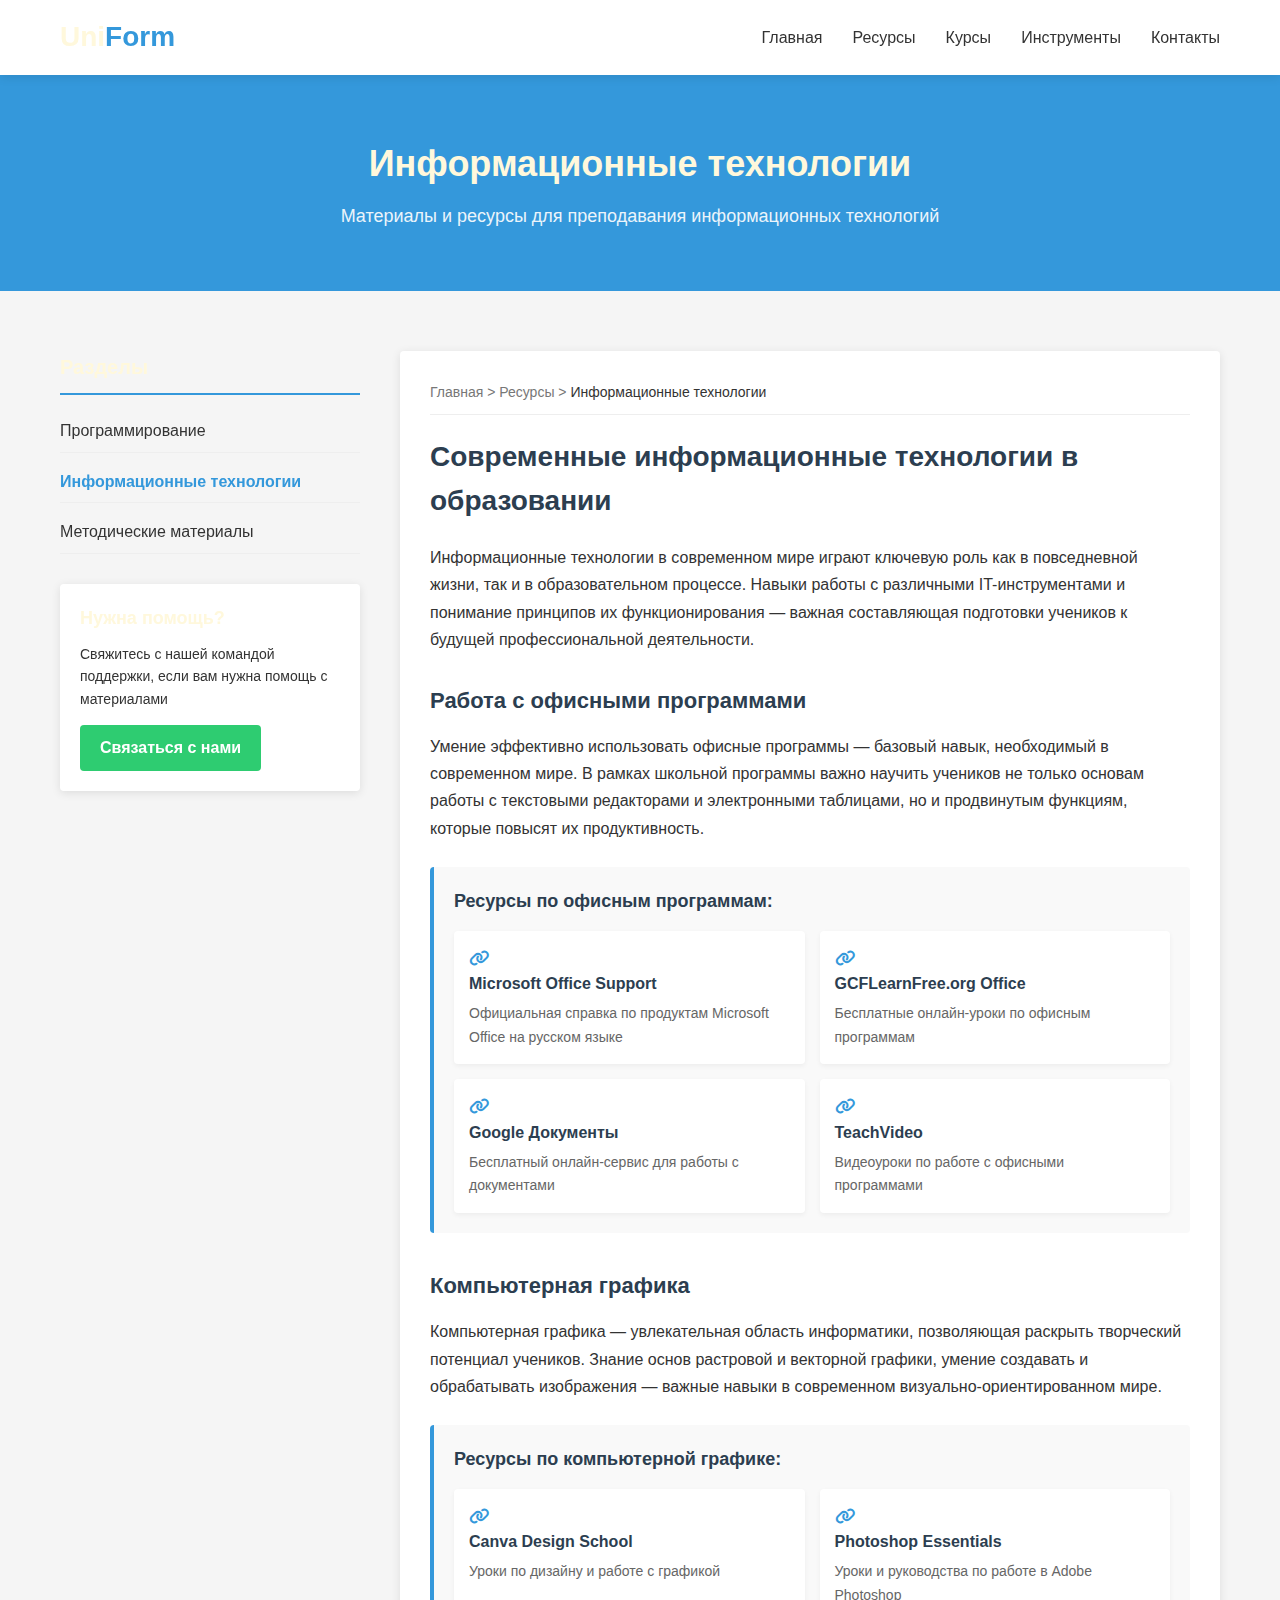
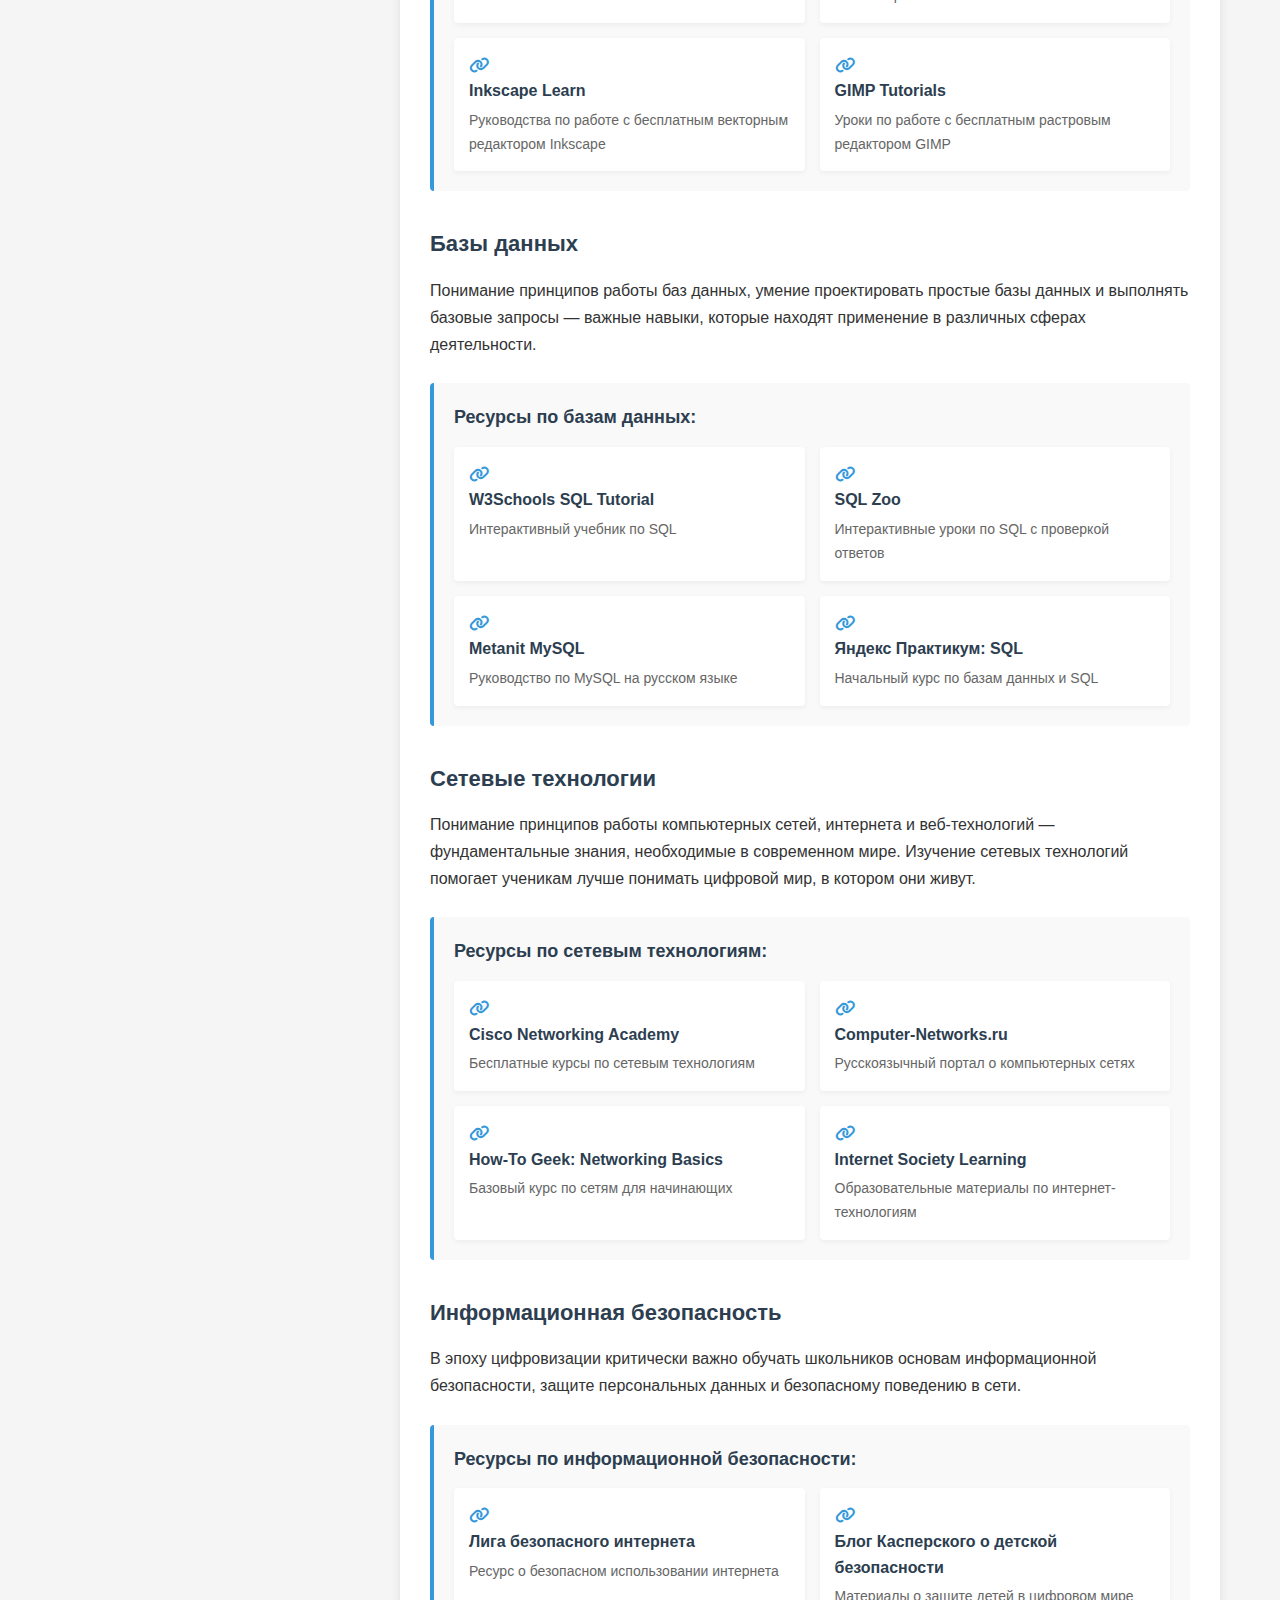
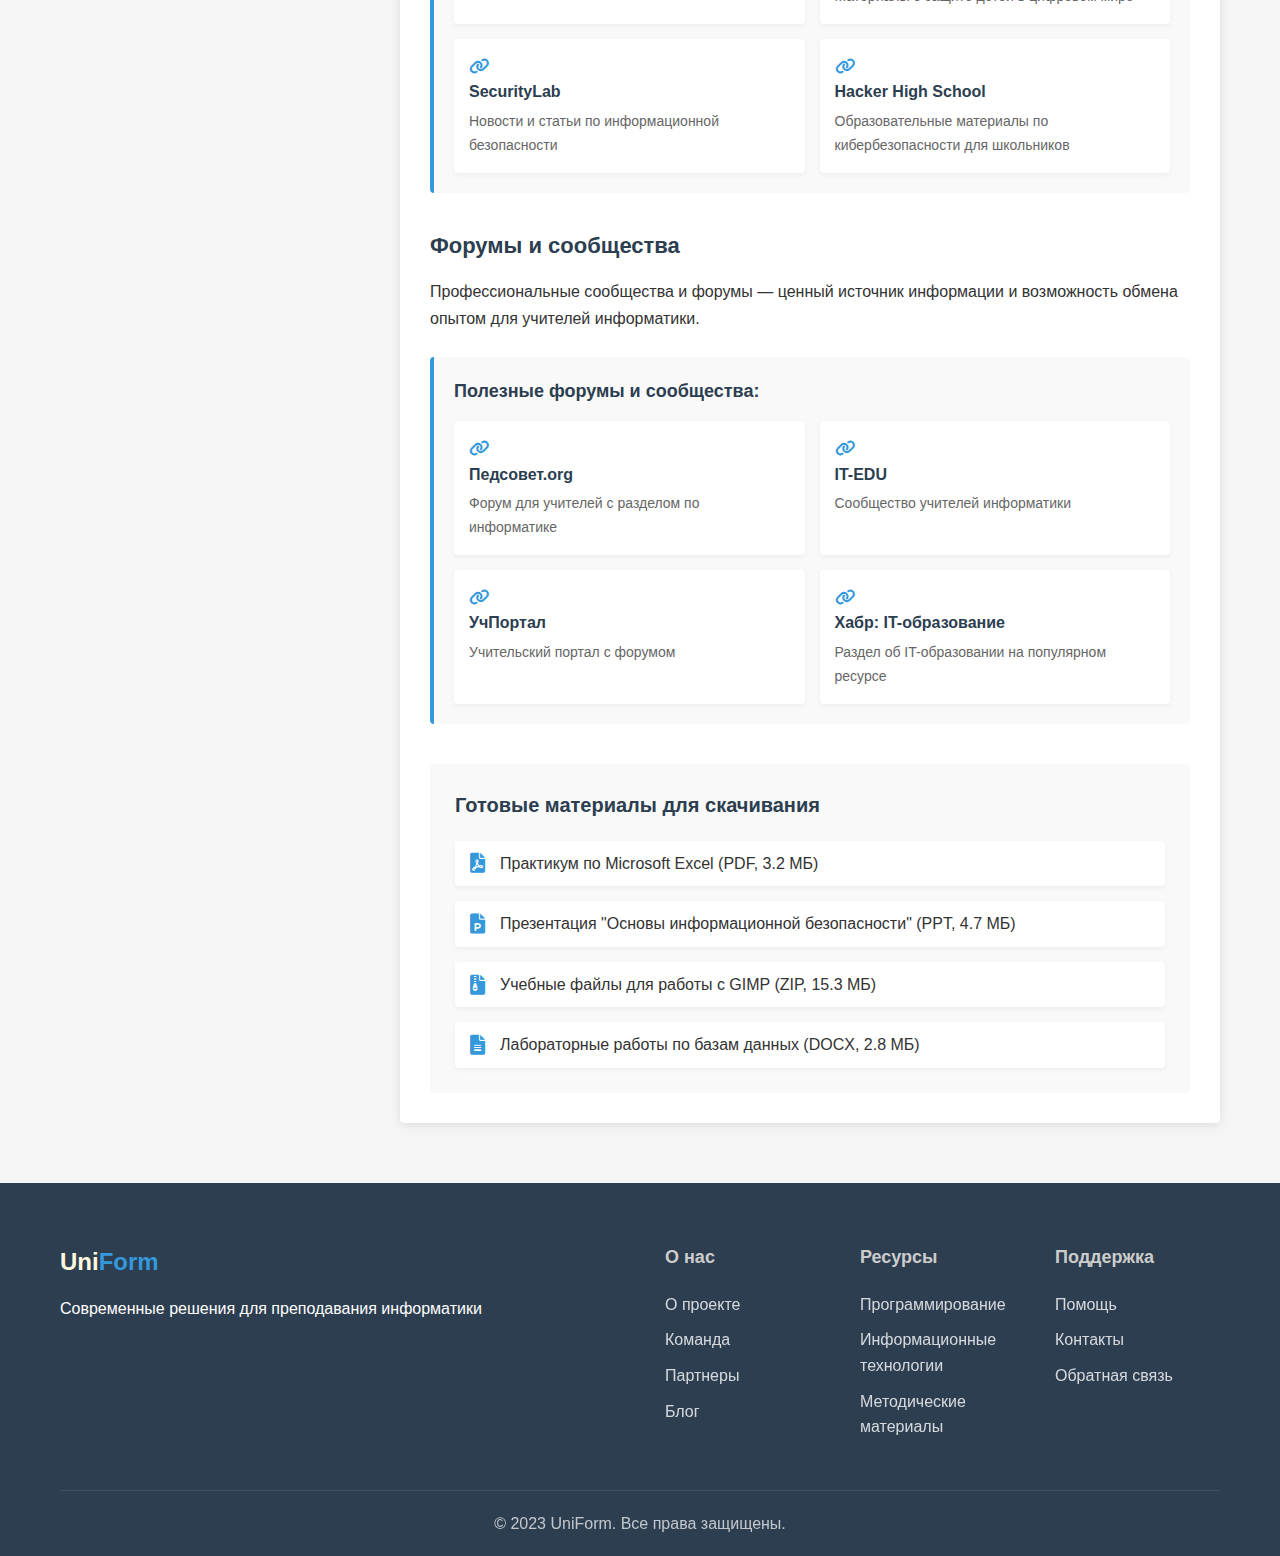
<file: inform/resources/it.html>
<!DOCTYPE html>
<html lang="ru">
<head>
    <meta charset="UTF-8">
    <meta name="viewport" content="width=device-width, initial-scale=1.0">
    <title>Информационные технологии | UniForm</title>
    <link rel="stylesheet" href="../styles.css">
    <link rel="stylesheet" href="https://cdnjs.cloudflare.com/ajax/libs/font-awesome/6.0.0-beta3/css/all.min.css">
    <link rel="stylesheet" href="resources.css">
</head>
<body>
    <header>
        <div class="container">
            <div class="logo">
                <h1><a href="../index.html">Uni<span>Form</span></a></h1>
            </div>
            <nav>
                <ul>
                    <li><a href="../index.html">Главная</a></li>
                    <li><a href="../index.html#resources">Ресурсы</a></li>
                    <li><a href="../index.html#courses">Курсы</a></li>
                    <li><a href="../index.html#tools">Инструменты</a></li>
                    <li><a href="../index.html#contact">Контакты</a></li>
                </ul>
            </nav>
        </div>
    </header>

    <section class="resource-hero">
        <div class="container">
            <h1>Информационные технологии</h1>
            <p>Материалы и ресурсы для преподавания информационных технологий</p>
        </div>
    </section>

    <section class="resource-content">
        <div class="container">
            <div class="resource-sidebar">
                <h3>Разделы</h3>
                <ul>
                    <li><a href="programming.html">Программирование</a></li>
                    <li class="active"><a href="it.html">Информационные технологии</a></li>
                    <li><a href="methodology.html">Методические материалы</a></li>
                </ul>
                <div class="sidebar-card">
                    <h4>Нужна помощь?</h4>
                    <p>Свяжитесь с нашей командой поддержки, если вам нужна помощь с материалами</p>
                    <a href="../index.html#contact" class="btn-secondary">Связаться с нами</a>
                </div>
            </div>
            <div class="resource-main">
                <div class="breadcrumbs">
                    <a href="../index.html">Главная</a> &gt; 
                    <a href="../index.html#resources">Ресурсы</a> &gt; 
                    <span>Информационные технологии</span>
                </div>

                <article>
                    <h2>Современные информационные технологии в образовании</h2>
                    <p>Информационные технологии в современном мире играют ключевую роль как в повседневной жизни, так и в образовательном процессе. Навыки работы с различными IT-инструментами и понимание принципов их функционирования — важная составляющая подготовки учеников к будущей профессиональной деятельности.</p>
                    
                    <h3>Работа с офисными программами</h3>
                    <p>Умение эффективно использовать офисные программы — базовый навык, необходимый в современном мире. В рамках школьной программы важно научить учеников не только основам работы с текстовыми редакторами и электронными таблицами, но и продвинутым функциям, которые повысят их продуктивность.</p>

                    <div class="resource-links-section">
                        <h4>Ресурсы по офисным программам:</h4>
                        <ul class="resource-links">
                            <li>
                                <a href="https://support.microsoft.com/ru-ru/office" target="_blank">
                                    <i class="fas fa-link"></i>
                                    <span>Microsoft Office Support</span>
                                    <p>Официальная справка по продуктам Microsoft Office на русском языке</p>
                                </a>
                            </li>
                            <li>
                                <a href="https://edu.gcfglobal.org/en/topics/office/" target="_blank">
                                    <i class="fas fa-link"></i>
                                    <span>GCFLearnFree.org Office</span>
                                    <p>Бесплатные онлайн-уроки по офисным программам</p>
                                </a>
                            </li>
                            <li>
                                <a href="https://docs.google.com/document/u/0/" target="_blank">
                                    <i class="fas fa-link"></i>
                                    <span>Google Документы</span>
                                    <p>Бесплатный онлайн-сервис для работы с документами</p>
                                </a>
                            </li>
                            <li>
                                <a href="https://www.youtube.com/channel/UCJl5YR6knhpFSXlqh2zwnXA" target="_blank">
                                    <i class="fas fa-link"></i>
                                    <span>TeachVideo</span>
                                    <p>Видеоуроки по работе с офисными программами</p>
                                </a>
                            </li>
                        </ul>
                    </div>

                    <h3>Компьютерная графика</h3>
                    <p>Компьютерная графика — увлекательная область информатики, позволяющая раскрыть творческий потенциал учеников. Знание основ растровой и векторной графики, умение создавать и обрабатывать изображения — важные навыки в современном визуально-ориентированном мире.</p>

                    <div class="resource-links-section">
                        <h4>Ресурсы по компьютерной графике:</h4>
                        <ul class="resource-links">
                            <li>
                                <a href="https://www.canva.com/ru_ru/obuchenie/" target="_blank">
                                    <i class="fas fa-link"></i>
                                    <span>Canva Design School</span>
                                    <p>Уроки по дизайну и работе с графикой</p>
                                </a>
                            </li>
                            <li>
                                <a href="https://www.photoshopessentials.com/" target="_blank">
                                    <i class="fas fa-link"></i>
                                    <span>Photoshop Essentials</span>
                                    <p>Уроки и руководства по работе в Adobe Photoshop</p>
                                </a>
                            </li>
                            <li>
                                <a href="https://inkscape.org/learn/" target="_blank">
                                    <i class="fas fa-link"></i>
                                    <span>Inkscape Learn</span>
                                    <p>Руководства по работе с бесплатным векторным редактором Inkscape</p>
                                </a>
                            </li>
                            <li>
                                <a href="https://www.gimp.org/tutorials/" target="_blank">
                                    <i class="fas fa-link"></i>
                                    <span>GIMP Tutorials</span>
                                    <p>Уроки по работе с бесплатным растровым редактором GIMP</p>
                                </a>
                            </li>
                        </ul>
                    </div>

                    <h3>Базы данных</h3>
                    <p>Понимание принципов работы баз данных, умение проектировать простые базы данных и выполнять базовые запросы — важные навыки, которые находят применение в различных сферах деятельности.</p>

                    <div class="resource-links-section">
                        <h4>Ресурсы по базам данных:</h4>
                        <ul class="resource-links">
                            <li>
                                <a href="https://www.w3schools.com/sql/" target="_blank">
                                    <i class="fas fa-link"></i>
                                    <span>W3Schools SQL Tutorial</span>
                                    <p>Интерактивный учебник по SQL</p>
                                </a>
                            </li>
                            <li>
                                <a href="https://sqlzoo.net/" target="_blank">
                                    <i class="fas fa-link"></i>
                                    <span>SQL Zoo</span>
                                    <p>Интерактивные уроки по SQL с проверкой ответов</p>
                                </a>
                            </li>
                            <li>
                                <a href="https://metanit.com/sql/mysql/" target="_blank">
                                    <i class="fas fa-link"></i>
                                    <span>Metanit MySQL</span>
                                    <p>Руководство по MySQL на русском языке</p>
                                </a>
                            </li>
                            <li>
                                <a href="https://practicum.yandex.ru/profile/sql-basics/" target="_blank">
                                    <i class="fas fa-link"></i>
                                    <span>Яндекс Практикум: SQL</span>
                                    <p>Начальный курс по базам данных и SQL</p>
                                </a>
                            </li>
                        </ul>
                    </div>

                    <h3>Сетевые технологии</h3>
                    <p>Понимание принципов работы компьютерных сетей, интернета и веб-технологий — фундаментальные знания, необходимые в современном мире. Изучение сетевых технологий помогает ученикам лучше понимать цифровой мир, в котором они живут.</p>

                    <div class="resource-links-section">
                        <h4>Ресурсы по сетевым технологиям:</h4>
                        <ul class="resource-links">
                            <li>
                                <a href="https://www.cisco.com/c/ru_ru/training-events/netacad/netacad-for-individuals/index.html" target="_blank">
                                    <i class="fas fa-link"></i>
                                    <span>Cisco Networking Academy</span>
                                    <p>Бесплатные курсы по сетевым технологиям</p>
                                </a>
                            </li>
                            <li>
                                <a href="https://computer-networks.ru/" target="_blank">
                                    <i class="fas fa-link"></i>
                                    <span>Computer-Networks.ru</span>
                                    <p>Русскоязычный портал о компьютерных сетях</p>
                                </a>
                            </li>
                            <li>
                                <a href="https://www.howtogeek.com/school/networking-basics/" target="_blank">
                                    <i class="fas fa-link"></i>
                                    <span>How-To Geek: Networking Basics</span>
                                    <p>Базовый курс по сетям для начинающих</p>
                                </a>
                            </li>
                            <li>
                                <a href="https://www.internetsociety.org/learning/" target="_blank">
                                    <i class="fas fa-link"></i>
                                    <span>Internet Society Learning</span>
                                    <p>Образовательные материалы по интернет-технологиям</p>
                                </a>
                            </li>
                        </ul>
                    </div>

                    <h3>Информационная безопасность</h3>
                    <p>В эпоху цифровизации критически важно обучать школьников основам информационной безопасности, защите персональных данных и безопасному поведению в сети.</p>

                    <div class="resource-links-section">
                        <h4>Ресурсы по информационной безопасности:</h4>
                        <ul class="resource-links">
                            <li>
                                <a href="https://safe.internet.ru/" target="_blank">
                                    <i class="fas fa-link"></i>
                                    <span>Лига безопасного интернета</span>
                                    <p>Ресурс о безопасном использовании интернета</p>
                                </a>
                            </li>
                            <li>
                                <a href="https://www.kaspersky.ru/blog/category/kids-safety/" target="_blank">
                                    <i class="fas fa-link"></i>
                                    <span>Блог Касперского о детской безопасности</span>
                                    <p>Материалы о защите детей в цифровом мире</p>
                                </a>
                            </li>
                            <li>
                                <a href="https://www.securitylab.ru/" target="_blank">
                                    <i class="fas fa-link"></i>
                                    <span>SecurityLab</span>
                                    <p>Новости и статьи по информационной безопасности</p>
                                </a>
                            </li>
                            <li>
                                <a href="https://www.hackerhighschool.org/" target="_blank">
                                    <i class="fas fa-link"></i>
                                    <span>Hacker High School</span>
                                    <p>Образовательные материалы по кибербезопасности для школьников</p>
                                </a>
                            </li>
                        </ul>
                    </div>

                    <h3>Форумы и сообщества</h3>
                    <p>Профессиональные сообщества и форумы — ценный источник информации и возможность обмена опытом для учителей информатики.</p>

                    <div class="resource-links-section">
                        <h4>Полезные форумы и сообщества:</h4>
                        <ul class="resource-links">
                            <li>
                                <a href="https://pedsovet.org/forum/" target="_blank">
                                    <i class="fas fa-link"></i>
                                    <span>Педсовет.org</span>
                                    <p>Форум для учителей с разделом по информатике</p>
                                </a>
                            </li>
                            <li>
                                <a href="https://it-edu.ru/" target="_blank">
                                    <i class="fas fa-link"></i>
                                    <span>IT-EDU</span>
                                    <p>Сообщество учителей информатики</p>
                                </a>
                            </li>
                            <li>
                                <a href="https://www.uchportal.ru/forum" target="_blank">
                                    <i class="fas fa-link"></i>
                                    <span>УчПортал</span>
                                    <p>Учительский портал с форумом</p>
                                </a>
                            </li>
                            <li>
                                <a href="https://habr.com/ru/hub/it_education/" target="_blank">
                                    <i class="fas fa-link"></i>
                                    <span>Хабр: IT-образование</span>
                                    <p>Раздел об IT-образовании на популярном ресурсе</p>
                                </a>
                            </li>
                        </ul>
                    </div>
                </article>

                <div class="resource-downloads">
                    <h3>Готовые материалы для скачивания</h3>
                    <ul>
                        <li>
                            <a href="#">
                                <i class="fas fa-file-pdf"></i>
                                <span>Практикум по Microsoft Excel (PDF, 3.2 МБ)</span>
                            </a>
                        </li>
                        <li>
                            <a href="#">
                                <i class="fas fa-file-powerpoint"></i>
                                <span>Презентация "Основы информационной безопасности" (PPT, 4.7 МБ)</span>
                            </a>
                        </li>
                        <li>
                            <a href="#">
                                <i class="fas fa-file-archive"></i>
                                <span>Учебные файлы для работы с GIMP (ZIP, 15.3 МБ)</span>
                            </a>
                        </li>
                        <li>
                            <a href="#">
                                <i class="fas fa-file-alt"></i>
                                <span>Лабораторные работы по базам данных (DOCX, 2.8 МБ)</span>
                            </a>
                        </li>
                    </ul>
                </div>
            </div>
        </div>
    </section>

    <footer>
        <div class="container">
            <div class="footer-content">
                <div class="footer-logo">
                    <h2>Uni<span>Form</span></h2>
                    <p>Современные решения для преподавания информатики</p>
                </div>
                <div class="footer-links">
                    <div class="footer-column">
                        <h4>О нас</h4>
                        <ul>
                            <li><a href="#">О проекте</a></li>
                            <li><a href="#">Команда</a></li>
                            <li><a href="#">Партнеры</a></li>
                            <li><a href="#">Блог</a></li>
                        </ul>
                    </div>
                    <div class="footer-column">
                        <h4>Ресурсы</h4>
                        <ul>
                            <li><a href="programming.html">Программирование</a></li>
                            <li><a href="it.html">Информационные технологии</a></li>
                            <li><a href="methodology.html">Методические материалы</a></li>
                        </ul>
                    </div>
                    <div class="footer-column">
                        <h4>Поддержка</h4>
                        <ul>
                            <li><a href="#">Помощь</a></li>
                            <li><a href="../index.html#contact">Контакты</a></li>
                            <li><a href="#">Обратная связь</a></li>
                        </ul>
                    </div>
                </div>
            </div>
            <div class="footer-bottom">
                <p>&copy; 2023 UniForm. Все права защищены.</p>
            </div>
        </div>
    </footer>

    <script src="../script.js"></script>
</body>
</html>
</file>
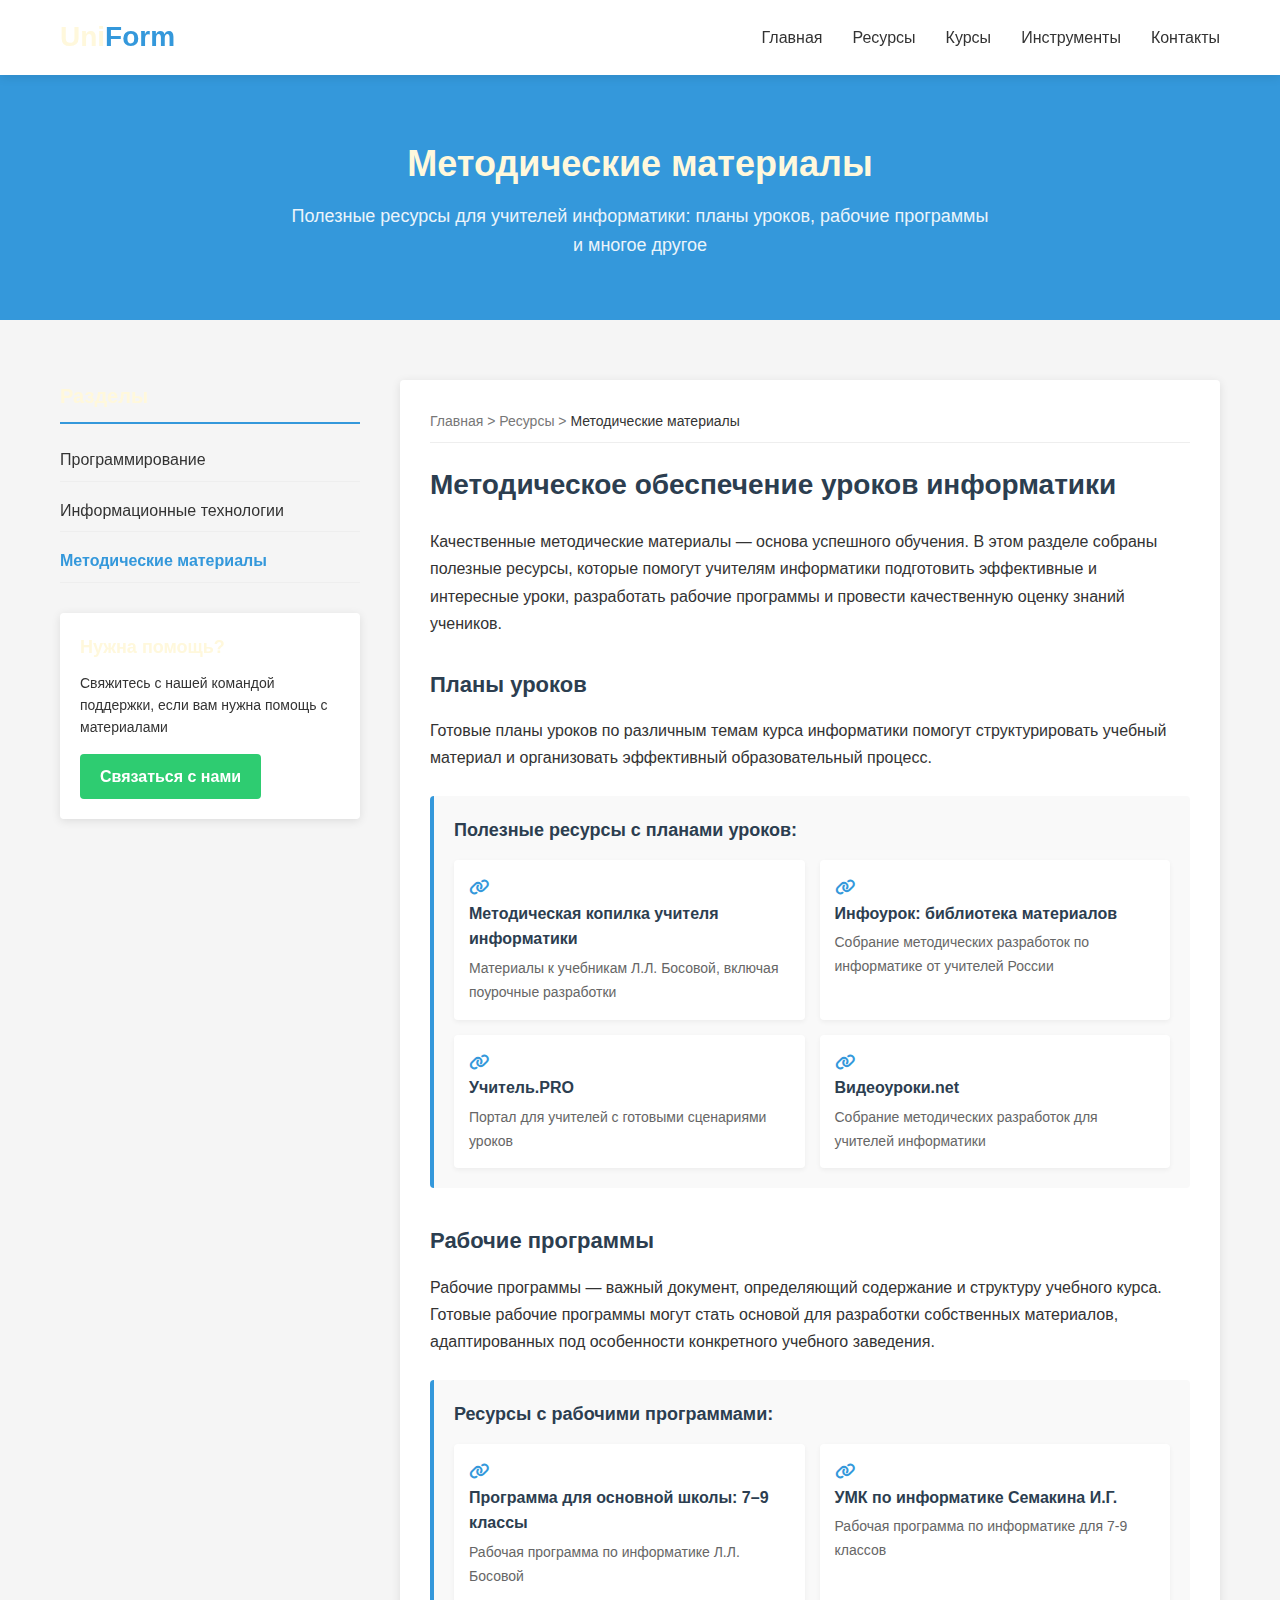
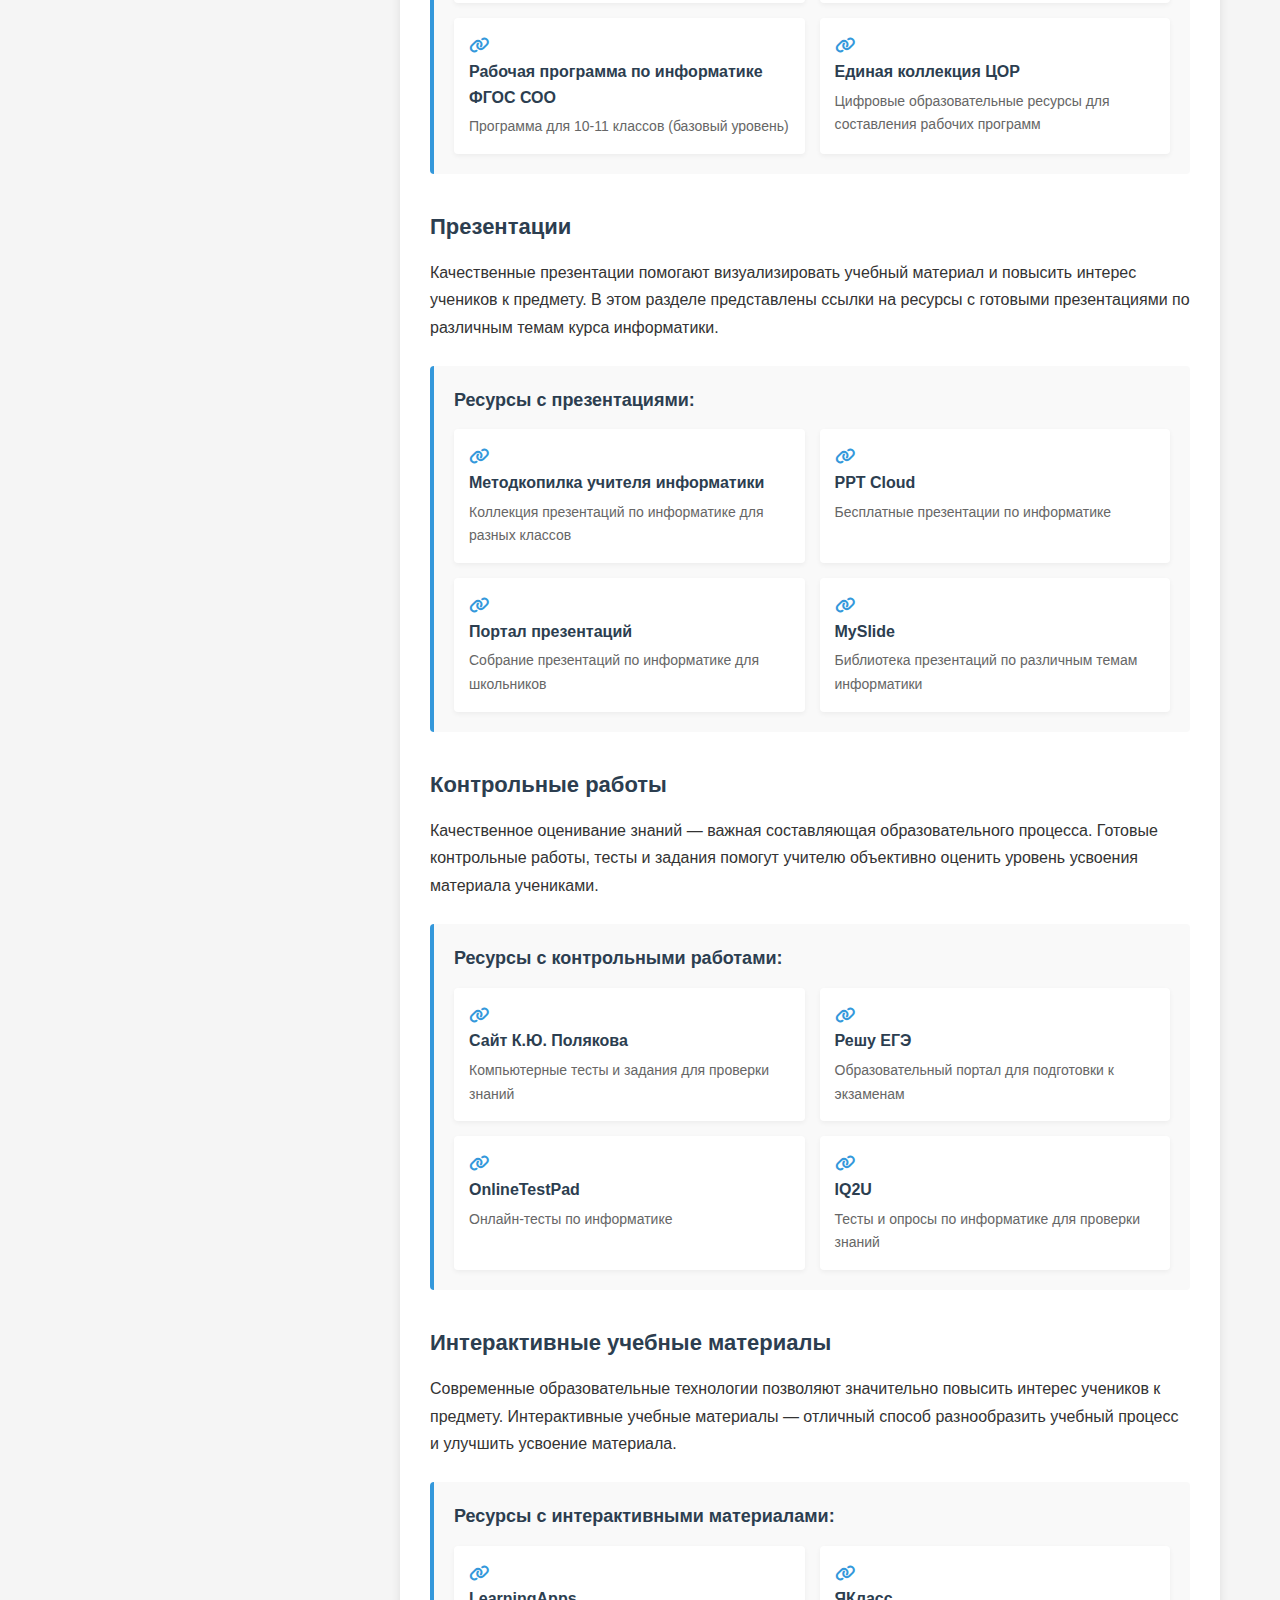
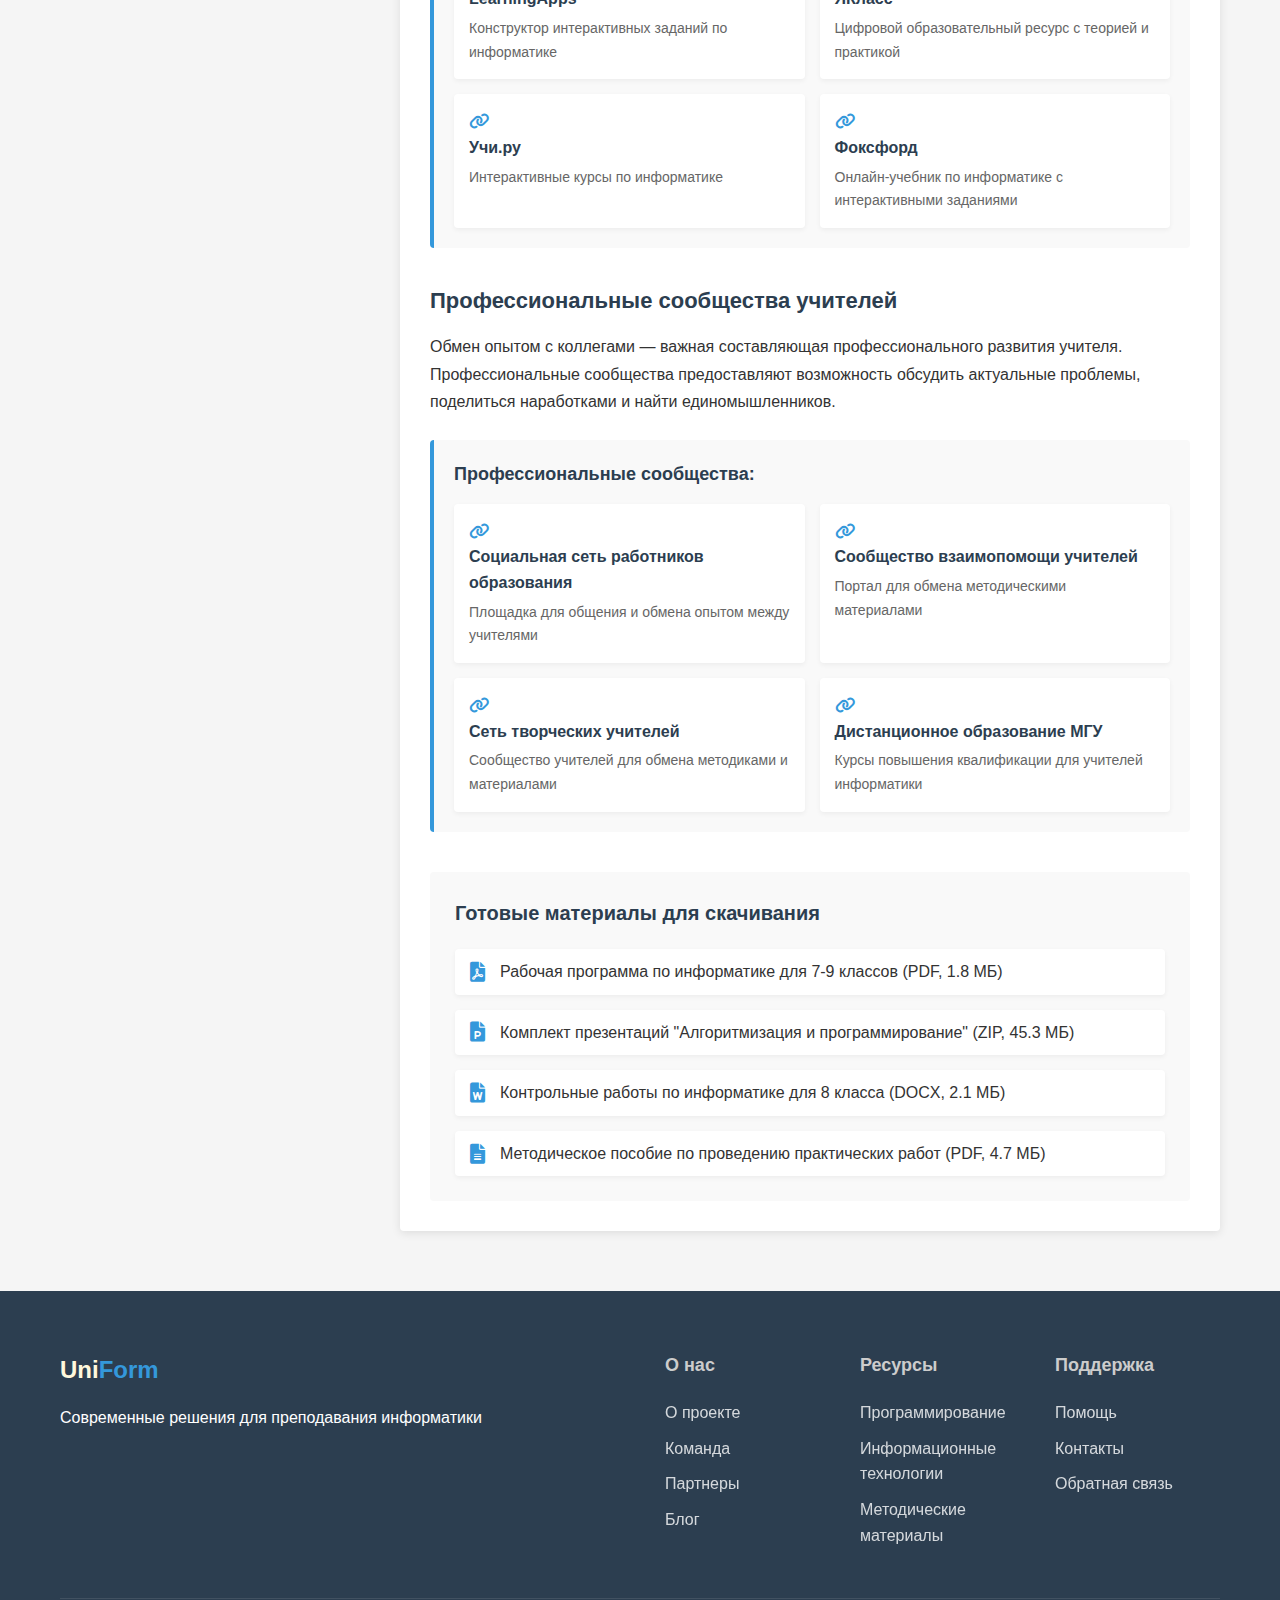
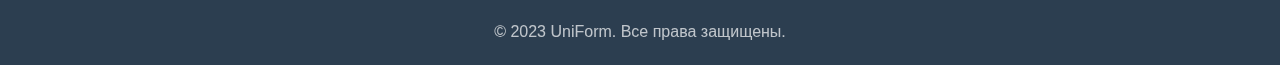
<file: inform/resources/methodology.html>
<!DOCTYPE html>
<html lang="ru">
<head>
    <meta charset="UTF-8">
    <meta name="viewport" content="width=device-width, initial-scale=1.0">
    <title>Методические материалы | UniForm</title>
    <link rel="stylesheet" href="../styles.css">
    <link rel="stylesheet" href="https://cdnjs.cloudflare.com/ajax/libs/font-awesome/6.0.0-beta3/css/all.min.css">
    <link rel="stylesheet" href="resources.css">
</head>
<body>
    <header>
        <div class="container">
            <div class="logo">
                <h1><a href="../index.html">Uni<span>Form</span></a></h1>
            </div>
            <nav>
                <ul>
                    <li><a href="../index.html">Главная</a></li>
                    <li><a href="../index.html#resources">Ресурсы</a></li>
                    <li><a href="../index.html#courses">Курсы</a></li>
                    <li><a href="../index.html#tools">Инструменты</a></li>
                    <li><a href="../index.html#contact">Контакты</a></li>
                </ul>
            </nav>
        </div>
    </header>

    <section class="resource-hero">
        <div class="container">
            <h1>Методические материалы</h1>
            <p>Полезные ресурсы для учителей информатики: планы уроков, рабочие программы и многое другое</p>
        </div>
    </section>

    <section class="resource-content">
        <div class="container">
            <div class="resource-sidebar">
                <h3>Разделы</h3>
                <ul>
                    <li><a href="programming.html">Программирование</a></li>
                    <li><a href="it.html">Информационные технологии</a></li>
                    <li class="active"><a href="methodology.html">Методические материалы</a></li>
                </ul>
                <div class="sidebar-card">
                    <h4>Нужна помощь?</h4>
                    <p>Свяжитесь с нашей командой поддержки, если вам нужна помощь с материалами</p>
                    <a href="../index.html#contact" class="btn-secondary">Связаться с нами</a>
                </div>
            </div>
            <div class="resource-main">
                <div class="breadcrumbs">
                    <a href="../index.html">Главная</a> &gt; 
                    <a href="../index.html#resources">Ресурсы</a> &gt; 
                    <span>Методические материалы</span>
                </div>

                <article>
                    <h2>Методическое обеспечение уроков информатики</h2>
                    <p>Качественные методические материалы — основа успешного обучения. В этом разделе собраны полезные ресурсы, которые помогут учителям информатики подготовить эффективные и интересные уроки, разработать рабочие программы и провести качественную оценку знаний учеников.</p>
                    
                    <h3>Планы уроков</h3>
                    <p>Готовые планы уроков по различным темам курса информатики помогут структурировать учебный материал и организовать эффективный образовательный процесс.</p>

                    <div class="resource-links-section">
                        <h4>Полезные ресурсы с планами уроков:</h4>
                        <ul class="resource-links">
                            <li>
                                <a href="https://bosova.ru/metodist/communication/forum/forum16/" target="_blank">
                                    <i class="fas fa-link"></i>
                                    <span>Методическая копилка учителя информатики</span>
                                    <p>Материалы к учебникам Л.Л. Босовой, включая поурочные разработки</p>
                                </a>
                            </li>
                            <li>
                                <a href="https://infourok.ru/biblioteka/informatika" target="_blank">
                                    <i class="fas fa-link"></i>
                                    <span>Инфоурок: библиотека материалов</span>
                                    <p>Собрание методических разработок по информатике от учителей России</p>
                                </a>
                            </li>
                            <li>
                                <a href="https://uchitel.pro/" target="_blank">
                                    <i class="fas fa-link"></i>
                                    <span>Учитель.PRO</span>
                                    <p>Портал для учителей с готовыми сценариями уроков</p>
                                </a>
                            </li>
                            <li>
                                <a href="https://videouroki.net/razrabotki/informatika/" target="_blank">
                                    <i class="fas fa-link"></i>
                                    <span>Видеоуроки.net</span>
                                    <p>Собрание методических разработок для учителей информатики</p>
                                </a>
                            </li>
                        </ul>
                    </div>

                    <h3>Рабочие программы</h3>
                    <p>Рабочие программы — важный документ, определяющий содержание и структуру учебного курса. Готовые рабочие программы могут стать основой для разработки собственных материалов, адаптированных под особенности конкретного учебного заведения.</p>

                    <div class="resource-links-section">
                        <h4>Ресурсы с рабочими программами:</h4>
                        <ul class="resource-links">
                            <li>
                                <a href="https://lbz.ru/metodist/iumk/informatics/files/bosova-7-9-prog.pdf" target="_blank">
                                    <i class="fas fa-link"></i>
                                    <span>Программа для основной школы: 7–9 классы</span>
                                    <p>Рабочая программа по информатике Л.Л. Босовой</p>
                                </a>
                            </li>
                            <li>
                                <a href="https://lbz.ru/metodist/iumk/informatics/files/semakin-7-9-prog.pdf" target="_blank">
                                    <i class="fas fa-link"></i>
                                    <span>УМК по информатике Семакина И.Г.</span>
                                    <p>Рабочая программа по информатике для 7-9 классов</p>
                                </a>
                            </li>
                            <li>
                                <a href="https://multiurok.ru/files/rabochaia-programma-po-informatike-fgos-soo-10-11-k.html" target="_blank">
                                    <i class="fas fa-link"></i>
                                    <span>Рабочая программа по информатике ФГОС СОО</span>
                                    <p>Программа для 10-11 классов (базовый уровень)</p>
                                </a>
                            </li>
                            <li>
                                <a href="https://school-collection.edu.ru/" target="_blank">
                                    <i class="fas fa-link"></i>
                                    <span>Единая коллекция ЦОР</span>
                                    <p>Цифровые образовательные ресурсы для составления рабочих программ</p>
                                </a>
                            </li>
                        </ul>
                    </div>

                    <h3>Презентации</h3>
                    <p>Качественные презентации помогают визуализировать учебный материал и повысить интерес учеников к предмету. В этом разделе представлены ссылки на ресурсы с готовыми презентациями по различным темам курса информатики.</p>

                    <div class="resource-links-section">
                        <h4>Ресурсы с презентациями:</h4>
                        <ul class="resource-links">
                            <li>
                                <a href="https://www.metodkopilka.ru/informatika" target="_blank">
                                    <i class="fas fa-link"></i>
                                    <span>Методкопилка учителя информатики</span>
                                    <p>Коллекция презентаций по информатике для разных классов</p>
                                </a>
                            </li>
                            <li>
                                <a href="https://pptcloud.ru/informatika" target="_blank">
                                    <i class="fas fa-link"></i>
                                    <span>PPT Cloud</span>
                                    <p>Бесплатные презентации по информатике</p>
                                </a>
                            </li>
                            <li>
                                <a href="https://prezentacii.org/informatike/" target="_blank">
                                    <i class="fas fa-link"></i>
                                    <span>Портал презентаций</span>
                                    <p>Собрание презентаций по информатике для школьников</p>
                                </a>
                            </li>
                            <li>
                                <a href="https://myslide.ru/informatika" target="_blank">
                                    <i class="fas fa-link"></i>
                                    <span>MySlide</span>
                                    <p>Библиотека презентаций по различным темам информатики</p>
                                </a>
                            </li>
                        </ul>
                    </div>

                    <h3>Контрольные работы</h3>
                    <p>Качественное оценивание знаний — важная составляющая образовательного процесса. Готовые контрольные работы, тесты и задания помогут учителю объективно оценить уровень усвоения материала учениками.</p>

                    <div class="resource-links-section">
                        <h4>Ресурсы с контрольными работами:</h4>
                        <ul class="resource-links">
                            <li>
                                <a href="https://kpolyakov.spb.ru/school/test.htm" target="_blank">
                                    <i class="fas fa-link"></i>
                                    <span>Сайт К.Ю. Полякова</span>
                                    <p>Компьютерные тесты и задания для проверки знаний</p>
                                </a>
                            </li>
                            <li>
                                <a href="https://inf-ege.sdamgia.ru/" target="_blank">
                                    <i class="fas fa-link"></i>
                                    <span>Решу ЕГЭ</span>
                                    <p>Образовательный портал для подготовки к экзаменам</p>
                                </a>
                            </li>
                            <li>
                                <a href="https://onlinetestpad.com/ru/tests/informatics" target="_blank">
                                    <i class="fas fa-link"></i>
                                    <span>OnlineTestPad</span>
                                    <p>Онлайн-тесты по информатике</p>
                                </a>
                            </li>
                            <li>
                                <a href="https://iq2u.ru/tests/20" target="_blank">
                                    <i class="fas fa-link"></i>
                                    <span>IQ2U</span>
                                    <p>Тесты и опросы по информатике для проверки знаний</p>
                                </a>
                            </li>
                        </ul>
                    </div>

                    <h3>Интерактивные учебные материалы</h3>
                    <p>Современные образовательные технологии позволяют значительно повысить интерес учеников к предмету. Интерактивные учебные материалы — отличный способ разнообразить учебный процесс и улучшить усвоение материала.</p>

                    <div class="resource-links-section">
                        <h4>Ресурсы с интерактивными материалами:</h4>
                        <ul class="resource-links">
                            <li>
                                <a href="https://learningapps.org/index.php?category=10&subcategory=794&s=" target="_blank">
                                    <i class="fas fa-link"></i>
                                    <span>LearningApps</span>
                                    <p>Конструктор интерактивных заданий по информатике</p>
                                </a>
                            </li>
                            <li>
                                <a href="https://www.yaklass.ru/p/informatika" target="_blank">
                                    <i class="fas fa-link"></i>
                                    <span>ЯКласс</span>
                                    <p>Цифровой образовательный ресурс с теорией и практикой</p>
                                </a>
                            </li>
                            <li>
                                <a href="https://uchi.ru/informatica/explore" target="_blank">
                                    <i class="fas fa-link"></i>
                                    <span>Учи.ру</span>
                                    <p>Интерактивные курсы по информатике</p>
                                </a>
                            </li>
                            <li>
                                <a href="https://foxford.ru/wiki/informatika" target="_blank">
                                    <i class="fas fa-link"></i>
                                    <span>Фоксфорд</span>
                                    <p>Онлайн-учебник по информатике с интерактивными заданиями</p>
                                </a>
                            </li>
                        </ul>
                    </div>

                    <h3>Профессиональные сообщества учителей</h3>
                    <p>Обмен опытом с коллегами — важная составляющая профессионального развития учителя. Профессиональные сообщества предоставляют возможность обсудить актуальные проблемы, поделиться наработками и найти единомышленников.</p>

                    <div class="resource-links-section">
                        <h4>Профессиональные сообщества:</h4>
                        <ul class="resource-links">
                            <li>
                                <a href="https://nsportal.ru/informatika-i-ikt" target="_blank">
                                    <i class="fas fa-link"></i>
                                    <span>Социальная сеть работников образования</span>
                                    <p>Площадка для общения и обмена опытом между учителями</p>
                                </a>
                            </li>
                            <li>
                                <a href="https://pedsovet.su/load/7" target="_blank">
                                    <i class="fas fa-link"></i>
                                    <span>Сообщество взаимопомощи учителей</span>
                                    <p>Портал для обмена методическими материалами</p>
                                </a>
                            </li>
                            <li>
                                <a href="http://www.it-n.ru/" target="_blank">
                                    <i class="fas fa-link"></i>
                                    <span>Сеть творческих учителей</span>
                                    <p>Сообщество учителей для обмена методиками и материалами</p>
                                </a>
                            </li>
                            <li>
                                <a href="https://distant.msu.ru/course/index.php?categoryid=79" target="_blank">
                                    <i class="fas fa-link"></i>
                                    <span>Дистанционное образование МГУ</span>
                                    <p>Курсы повышения квалификации для учителей информатики</p>
                                </a>
                            </li>
                        </ul>
                    </div>
                </article>

                <div class="resource-downloads">
                    <h3>Готовые материалы для скачивания</h3>
                    <ul>
                        <li>
                            <a href="#">
                                <i class="fas fa-file-pdf"></i>
                                <span>Рабочая программа по информатике для 7-9 классов (PDF, 1.8 МБ)</span>
                            </a>
                        </li>
                        <li>
                            <a href="#">
                                <i class="fas fa-file-powerpoint"></i>
                                <span>Комплект презентаций "Алгоритмизация и программирование" (ZIP, 45.3 МБ)</span>
                            </a>
                        </li>
                        <li>
                            <a href="#">
                                <i class="fas fa-file-word"></i>
                                <span>Контрольные работы по информатике для 8 класса (DOCX, 2.1 МБ)</span>
                            </a>
                        </li>
                        <li>
                            <a href="#">
                                <i class="fas fa-file-alt"></i>
                                <span>Методическое пособие по проведению практических работ (PDF, 4.7 МБ)</span>
                            </a>
                        </li>
                    </ul>
                </div>
            </div>
        </div>
    </section>

    <footer>
        <div class="container">
            <div class="footer-content">
                <div class="footer-logo">
                    <h2>Uni<span>Form</span></h2>
                    <p>Современные решения для преподавания информатики</p>
                </div>
                <div class="footer-links">
                    <div class="footer-column">
                        <h4>О нас</h4>
                        <ul>
                            <li><a href="#">О проекте</a></li>
                            <li><a href="#">Команда</a></li>
                            <li><a href="#">Партнеры</a></li>
                            <li><a href="#">Блог</a></li>
                        </ul>
                    </div>
                    <div class="footer-column">
                        <h4>Ресурсы</h4>
                        <ul>
                            <li><a href="programming.html">Программирование</a></li>
                            <li><a href="it.html">Информационные технологии</a></li>
                            <li><a href="methodology.html">Методические материалы</a></li>
                        </ul>
                    </div>
                    <div class="footer-column">
                        <h4>Поддержка</h4>
                        <ul>
                            <li><a href="#">Помощь</a></li>
                            <li><a href="../index.html#contact">Контакты</a></li>
                            <li><a href="#">Обратная связь</a></li>
                        </ul>
                    </div>
                </div>
            </div>
            <div class="footer-bottom">
                <p>&copy; 2023 UniForm. Все права защищены.</p>
            </div>
        </div>
    </footer>

    <script src="../script.js"></script>
</body>
</html>
</file>
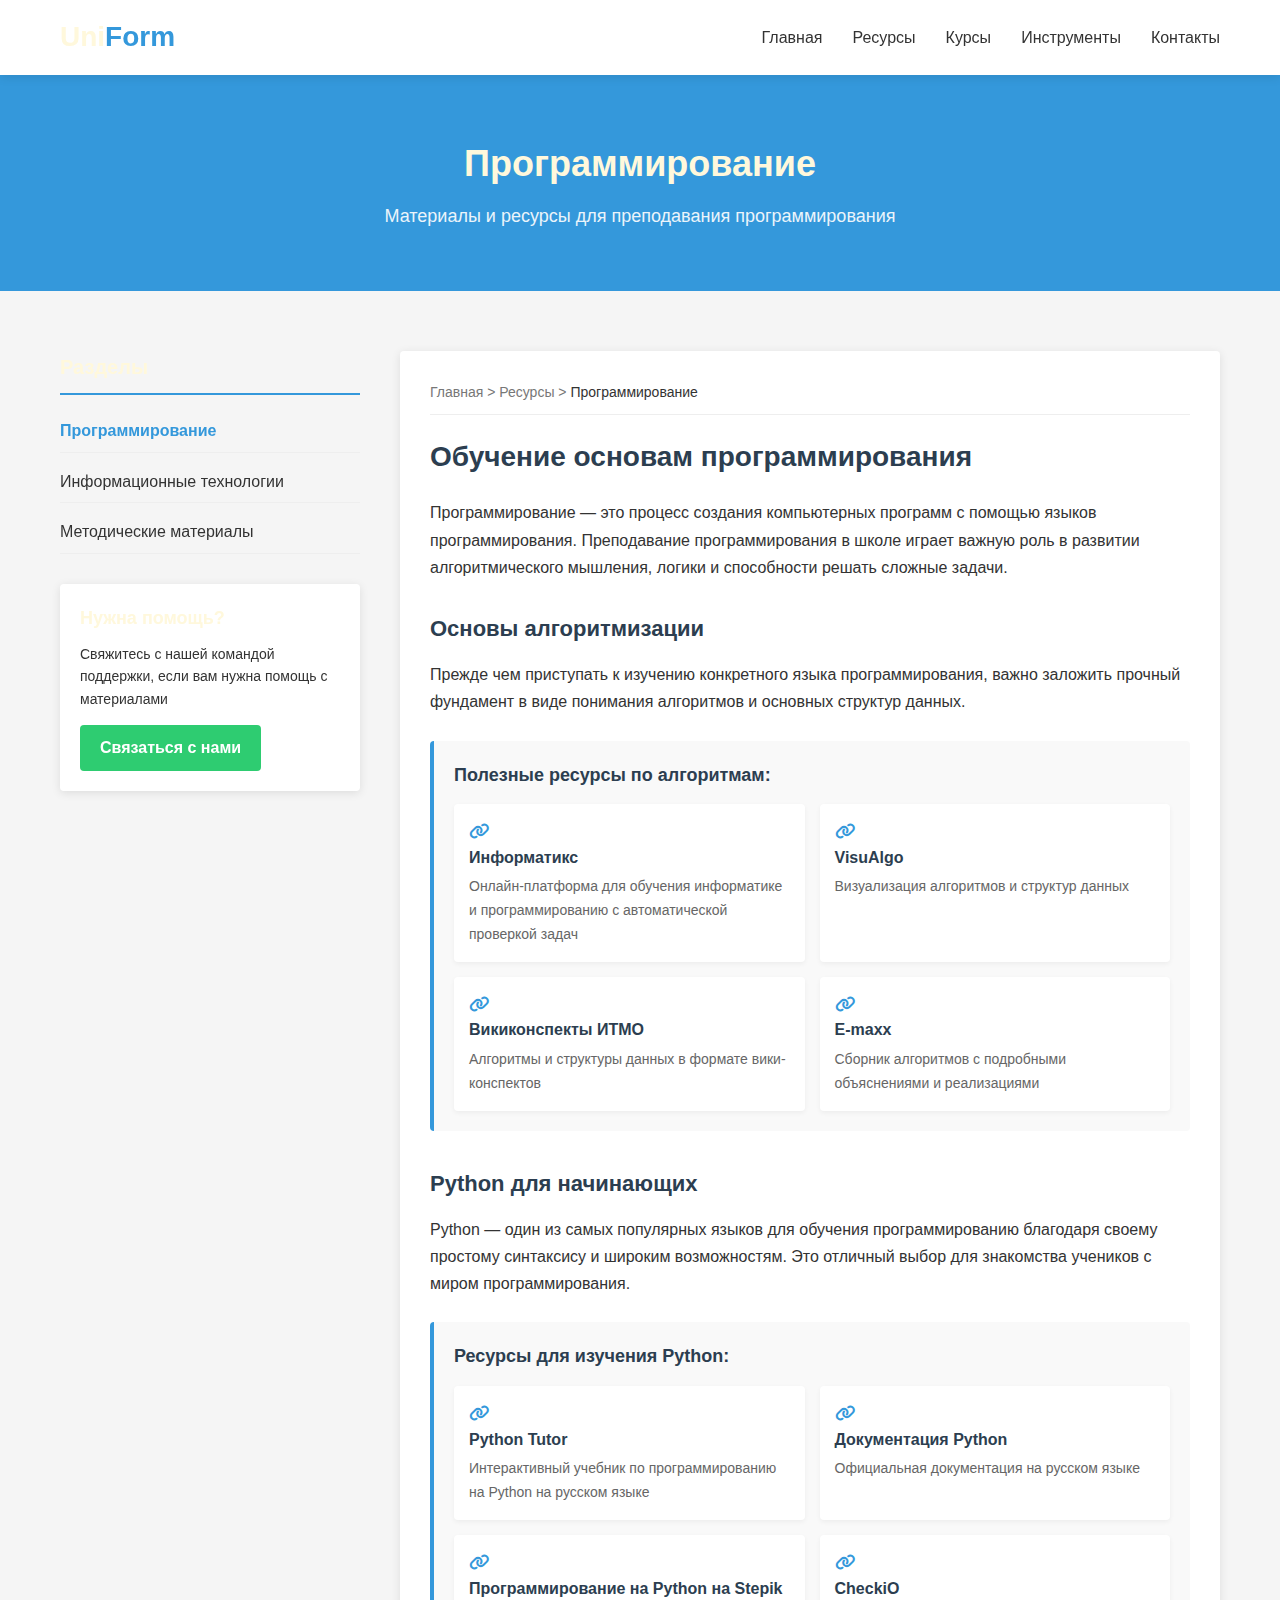
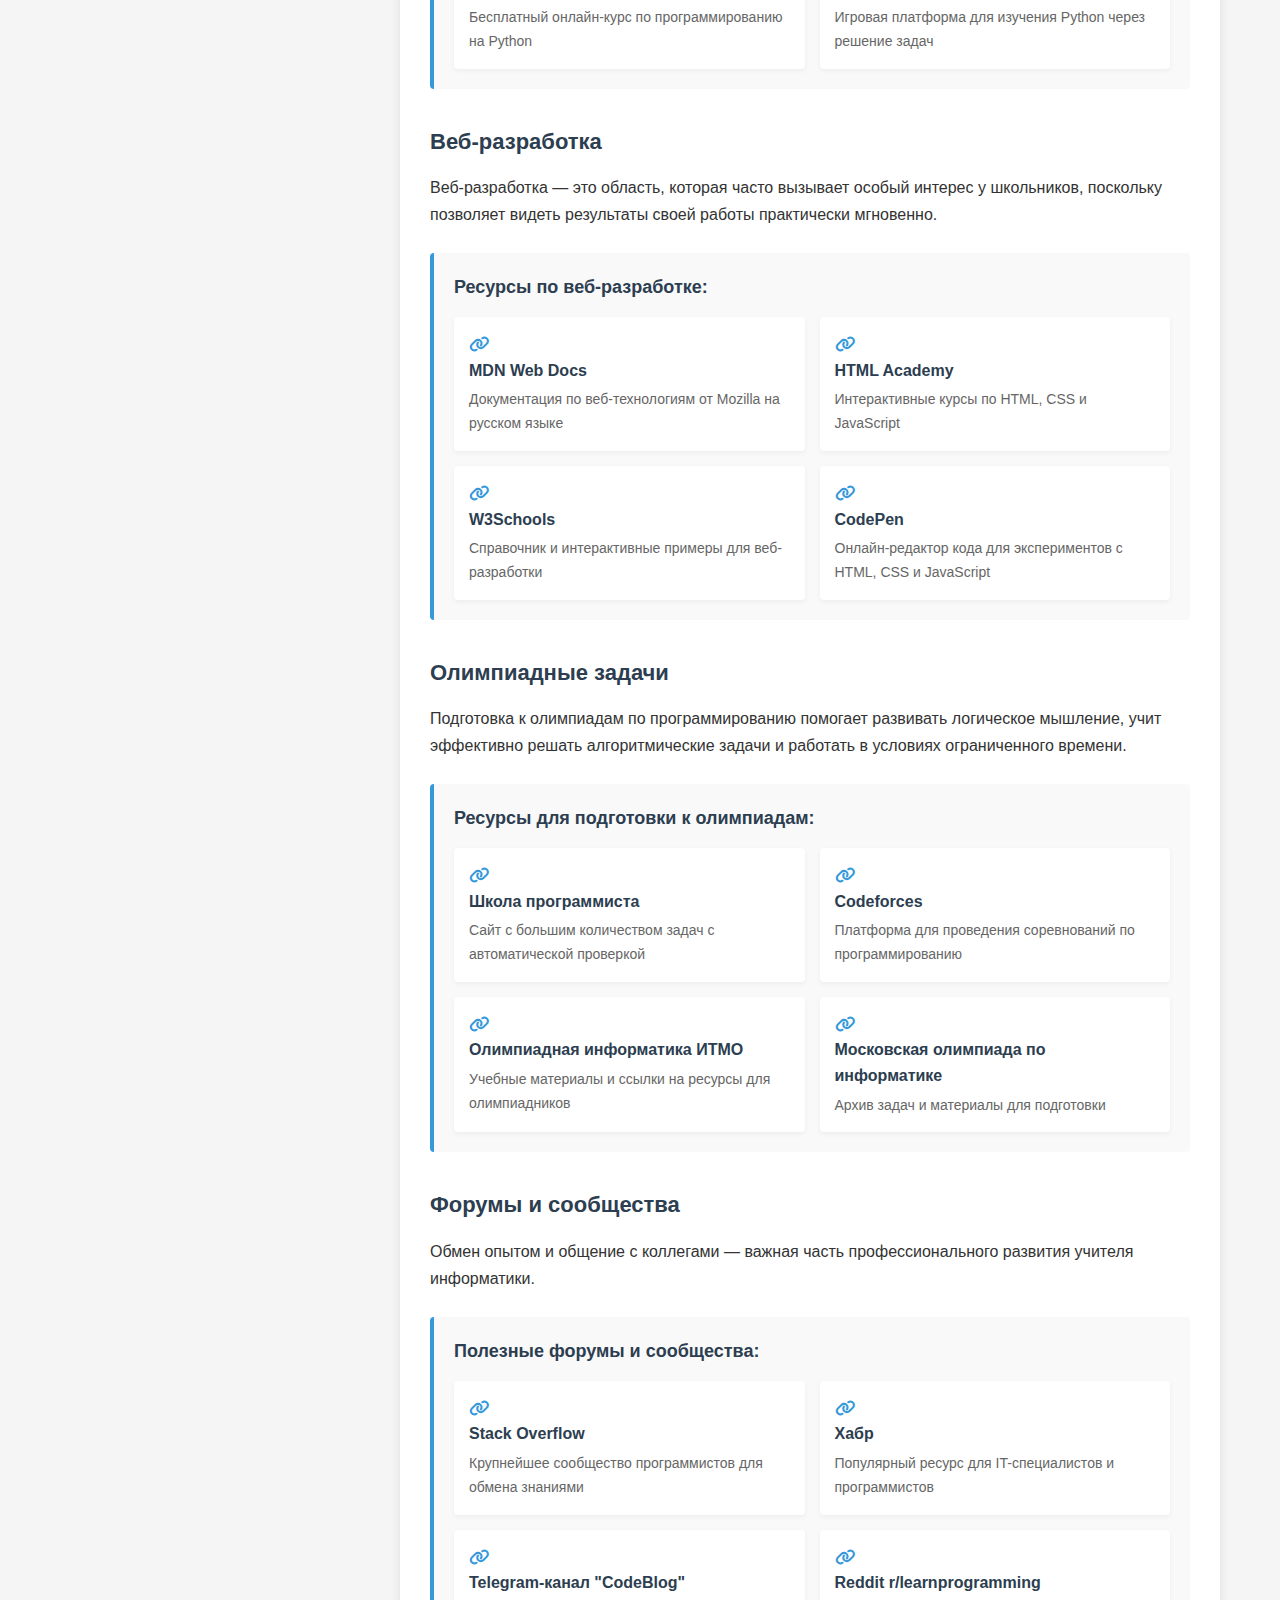
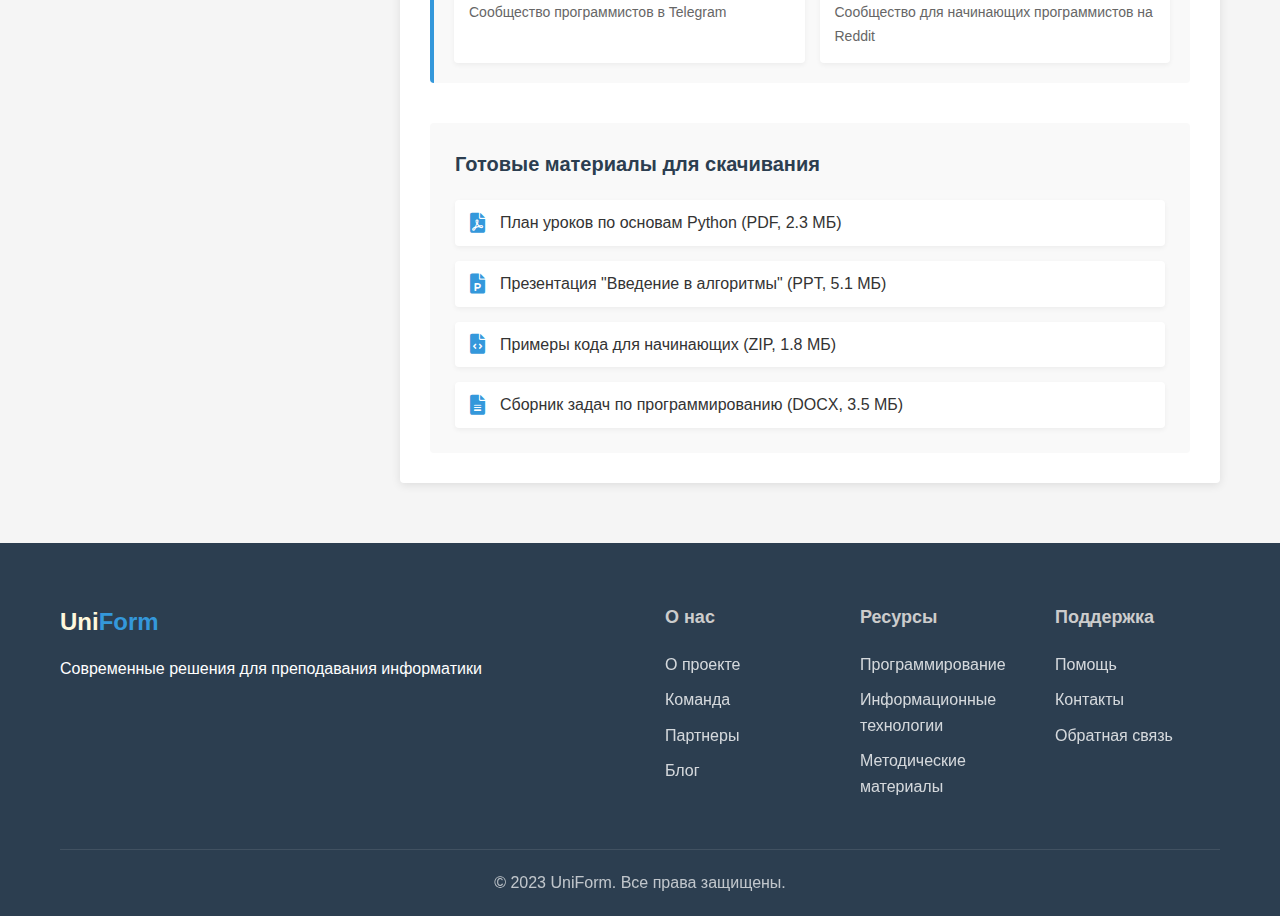
<file: inform/resources/programming.html>
<!DOCTYPE html>
<html lang="ru">
<head>
    <meta charset="UTF-8">
    <meta name="viewport" content="width=device-width, initial-scale=1.0">
    <title>Программирование | UniForm</title>
    <link rel="stylesheet" href="../styles.css">
    <link rel="stylesheet" href="https://cdnjs.cloudflare.com/ajax/libs/font-awesome/6.0.0-beta3/css/all.min.css">
    <link rel="stylesheet" href="resources.css">
</head>
<body>
    <header>
        <div class="container">
            <div class="logo">
                <h1><a href="../index.html">Uni<span>Form</span></a></h1>
            </div>
            <nav>
                <ul>
                    <li><a href="../index.html">Главная</a></li>
                    <li><a href="../index.html#resources">Ресурсы</a></li>
                    <li><a href="../index.html#courses">Курсы</a></li>
                    <li><a href="../index.html#tools">Инструменты</a></li>
                    <li><a href="../index.html#contact">Контакты</a></li>
                </ul>
            </nav>
        </div>
    </header>

    <section class="resource-hero">
        <div class="container">
            <h1>Программирование</h1>
            <p>Материалы и ресурсы для преподавания программирования</p>
        </div>
    </section>

    <section class="resource-content">
        <div class="container">
            <div class="resource-sidebar">
                <h3>Разделы</h3>
                <ul>
                    <li class="active"><a href="programming.html">Программирование</a></li>
                    <li><a href="it.html">Информационные технологии</a></li>
                    <li><a href="methodology.html">Методические материалы</a></li>
                </ul>
                <div class="sidebar-card">
                    <h4>Нужна помощь?</h4>
                    <p>Свяжитесь с нашей командой поддержки, если вам нужна помощь с материалами</p>
                    <a href="../index.html#contact" class="btn-secondary">Связаться с нами</a>
                </div>
            </div>
            <div class="resource-main">
                <div class="breadcrumbs">
                    <a href="../index.html">Главная</a> &gt; 
                    <a href="../index.html#resources">Ресурсы</a> &gt; 
                    <span>Программирование</span>
                </div>

                <article>
                    <h2>Обучение основам программирования</h2>
                    <p>Программирование — это процесс создания компьютерных программ с помощью языков программирования. Преподавание программирования в школе играет важную роль в развитии алгоритмического мышления, логики и способности решать сложные задачи.</p>
                    
                    <h3>Основы алгоритмизации</h3>
                    <p>Прежде чем приступать к изучению конкретного языка программирования, важно заложить прочный фундамент в виде понимания алгоритмов и основных структур данных.</p>

                    <div class="resource-links-section">
                        <h4>Полезные ресурсы по алгоритмам:</h4>
                        <ul class="resource-links">
                            <li>
                                <a href="https://informatics.msk.ru/" target="_blank">
                                    <i class="fas fa-link"></i>
                                    <span>Информатикс</span>
                                    <p>Онлайн-платформа для обучения информатике и программированию с автоматической проверкой задач</p>
                                </a>
                            </li>
                            <li>
                                <a href="https://visualgo.net/" target="_blank">
                                    <i class="fas fa-link"></i>
                                    <span>VisuAlgo</span>
                                    <p>Визуализация алгоритмов и структур данных</p>
                                </a>
                            </li>
                            <li>
                                <a href="https://neerc.ifmo.ru/wiki/" target="_blank">
                                    <i class="fas fa-link"></i>
                                    <span>Викиконспекты ИТМО</span>
                                    <p>Алгоритмы и структуры данных в формате вики-конспектов</p>
                                </a>
                            </li>
                            <li>
                                <a href="https://e-maxx.ru/algo/" target="_blank">
                                    <i class="fas fa-link"></i>
                                    <span>E-maxx</span>
                                    <p>Сборник алгоритмов с подробными объяснениями и реализациями</p>
                                </a>
                            </li>
                        </ul>
                    </div>

                    <h3>Python для начинающих</h3>
                    <p>Python — один из самых популярных языков для обучения программированию благодаря своему простому синтаксису и широким возможностям. Это отличный выбор для знакомства учеников с миром программирования.</p>

                    <div class="resource-links-section">
                        <h4>Ресурсы для изучения Python:</h4>
                        <ul class="resource-links">
                            <li>
                                <a href="https://pythontutor.ru/" target="_blank">
                                    <i class="fas fa-link"></i>
                                    <span>Python Tutor</span>
                                    <p>Интерактивный учебник по программированию на Python на русском языке</p>
                                </a>
                            </li>
                            <li>
                                <a href="https://docs.python.org/ru/3/" target="_blank">
                                    <i class="fas fa-link"></i>
                                    <span>Документация Python</span>
                                    <p>Официальная документация на русском языке</p>
                                </a>
                            </li>
                            <li>
                                <a href="https://stepik.org/course/67/" target="_blank">
                                    <i class="fas fa-link"></i>
                                    <span>Программирование на Python на Stepik</span>
                                    <p>Бесплатный онлайн-курс по программированию на Python</p>
                                </a>
                            </li>
                            <li>
                                <a href="https://checkio.org/" target="_blank">
                                    <i class="fas fa-link"></i>
                                    <span>CheckiO</span>
                                    <p>Игровая платформа для изучения Python через решение задач</p>
                                </a>
                            </li>
                        </ul>
                    </div>

                    <h3>Веб-разработка</h3>
                    <p>Веб-разработка — это область, которая часто вызывает особый интерес у школьников, поскольку позволяет видеть результаты своей работы практически мгновенно.</p>

                    <div class="resource-links-section">
                        <h4>Ресурсы по веб-разработке:</h4>
                        <ul class="resource-links">
                            <li>
                                <a href="https://developer.mozilla.org/ru/" target="_blank">
                                    <i class="fas fa-link"></i>
                                    <span>MDN Web Docs</span>
                                    <p>Документация по веб-технологиям от Mozilla на русском языке</p>
                                </a>
                            </li>
                            <li>
                                <a href="https://htmlacademy.ru/" target="_blank">
                                    <i class="fas fa-link"></i>
                                    <span>HTML Academy</span>
                                    <p>Интерактивные курсы по HTML, CSS и JavaScript</p>
                                </a>
                            </li>
                            <li>
                                <a href="https://www.w3schools.com/" target="_blank">
                                    <i class="fas fa-link"></i>
                                    <span>W3Schools</span>
                                    <p>Справочник и интерактивные примеры для веб-разработки</p>
                                </a>
                            </li>
                            <li>
                                <a href="https://codepen.io/" target="_blank">
                                    <i class="fas fa-link"></i>
                                    <span>CodePen</span>
                                    <p>Онлайн-редактор кода для экспериментов с HTML, CSS и JavaScript</p>
                                </a>
                            </li>
                        </ul>
                    </div>

                    <h3>Олимпиадные задачи</h3>
                    <p>Подготовка к олимпиадам по программированию помогает развивать логическое мышление, учит эффективно решать алгоритмические задачи и работать в условиях ограниченного времени.</p>

                    <div class="resource-links-section">
                        <h4>Ресурсы для подготовки к олимпиадам:</h4>
                        <ul class="resource-links">
                            <li>
                                <a href="https://acmp.ru/" target="_blank">
                                    <i class="fas fa-link"></i>
                                    <span>Школа программиста</span>
                                    <p>Сайт с большим количеством задач с автоматической проверкой</p>
                                </a>
                            </li>
                            <li>
                                <a href="https://codeforces.com/" target="_blank">
                                    <i class="fas fa-link"></i>
                                    <span>Codeforces</span>
                                    <p>Платформа для проведения соревнований по программированию</p>
                                </a>
                            </li>
                            <li>
                                <a href="https://neerc.ifmo.ru/school/" target="_blank">
                                    <i class="fas fa-link"></i>
                                    <span>Олимпиадная информатика ИТМО</span>
                                    <p>Учебные материалы и ссылки на ресурсы для олимпиадников</p>
                                </a>
                            </li>
                            <li>
                                <a href="https://olympiads.ru/moscow/" target="_blank">
                                    <i class="fas fa-link"></i>
                                    <span>Московская олимпиада по информатике</span>
                                    <p>Архив задач и материалы для подготовки</p>
                                </a>
                            </li>
                        </ul>
                    </div>

                    <h3>Форумы и сообщества</h3>
                    <p>Обмен опытом и общение с коллегами — важная часть профессионального развития учителя информатики.</p>

                    <div class="resource-links-section">
                        <h4>Полезные форумы и сообщества:</h4>
                        <ul class="resource-links">
                            <li>
                                <a href="https://stackoverflow.com/" target="_blank">
                                    <i class="fas fa-link"></i>
                                    <span>Stack Overflow</span>
                                    <p>Крупнейшее сообщество программистов для обмена знаниями</p>
                                </a>
                            </li>
                            <li>
                                <a href="https://habr.com/ru/flows/development/" target="_blank">
                                    <i class="fas fa-link"></i>
                                    <span>Хабр</span>
                                    <p>Популярный ресурс для IT-специалистов и программистов</p>
                                </a>
                            </li>
                            <li>
                                <a href="https://t.me/codeblog" target="_blank">
                                    <i class="fas fa-link"></i>
                                    <span>Telegram-канал "CodeBlog"</span>
                                    <p>Сообщество программистов в Telegram</p>
                                </a>
                            </li>
                            <li>
                                <a href="https://www.reddit.com/r/learnprogramming/" target="_blank">
                                    <i class="fas fa-link"></i>
                                    <span>Reddit r/learnprogramming</span>
                                    <p>Сообщество для начинающих программистов на Reddit</p>
                                </a>
                            </li>
                        </ul>
                    </div>
                </article>

                <div class="resource-downloads">
                    <h3>Готовые материалы для скачивания</h3>
                    <ul>
                        <li>
                            <a href="#">
                                <i class="fas fa-file-pdf"></i>
                                <span>План уроков по основам Python (PDF, 2.3 МБ)</span>
                            </a>
                        </li>
                        <li>
                            <a href="#">
                                <i class="fas fa-file-powerpoint"></i>
                                <span>Презентация "Введение в алгоритмы" (PPT, 5.1 МБ)</span>
                            </a>
                        </li>
                        <li>
                            <a href="#">
                                <i class="fas fa-file-code"></i>
                                <span>Примеры кода для начинающих (ZIP, 1.8 МБ)</span>
                            </a>
                        </li>
                        <li>
                            <a href="#">
                                <i class="fas fa-file-alt"></i>
                                <span>Сборник задач по программированию (DOCX, 3.5 МБ)</span>
                            </a>
                        </li>
                    </ul>
                </div>
            </div>
        </div>
    </section>

    <footer>
        <div class="container">
            <div class="footer-content">
                <div class="footer-logo">
                    <h2>Uni<span>Form</span></h2>
                    <p>Современные решения для преподавания информатики</p>
                </div>
                <div class="footer-links">
                    <div class="footer-column">
                        <h4>О нас</h4>
                        <ul>
                            <li><a href="#">О проекте</a></li>
                            <li><a href="#">Команда</a></li>
                            <li><a href="#">Партнеры</a></li>
                            <li><a href="#">Блог</a></li>
                        </ul>
                    </div>
                    <div class="footer-column">
                        <h4>Ресурсы</h4>
                        <ul>
                            <li><a href="programming.html">Программирование</a></li>
                            <li><a href="it.html">Информационные технологии</a></li>
                            <li><a href="methodology.html">Методические материалы</a></li>
                        </ul>
                    </div>
                    <div class="footer-column">
                        <h4>Поддержка</h4>
                        <ul>
                            <li><a href="#">Помощь</a></li>
                            <li><a href="../index.html#contact">Контакты</a></li>
                            <li><a href="#">Обратная связь</a></li>
                        </ul>
                    </div>
                </div>
            </div>
            <div class="footer-bottom">
                <p>&copy; 2023 UniForm. Все права защищены.</p>
            </div>
        </div>
    </footer>

    <script src="../script.js"></script>
</body>
</html>
</file>
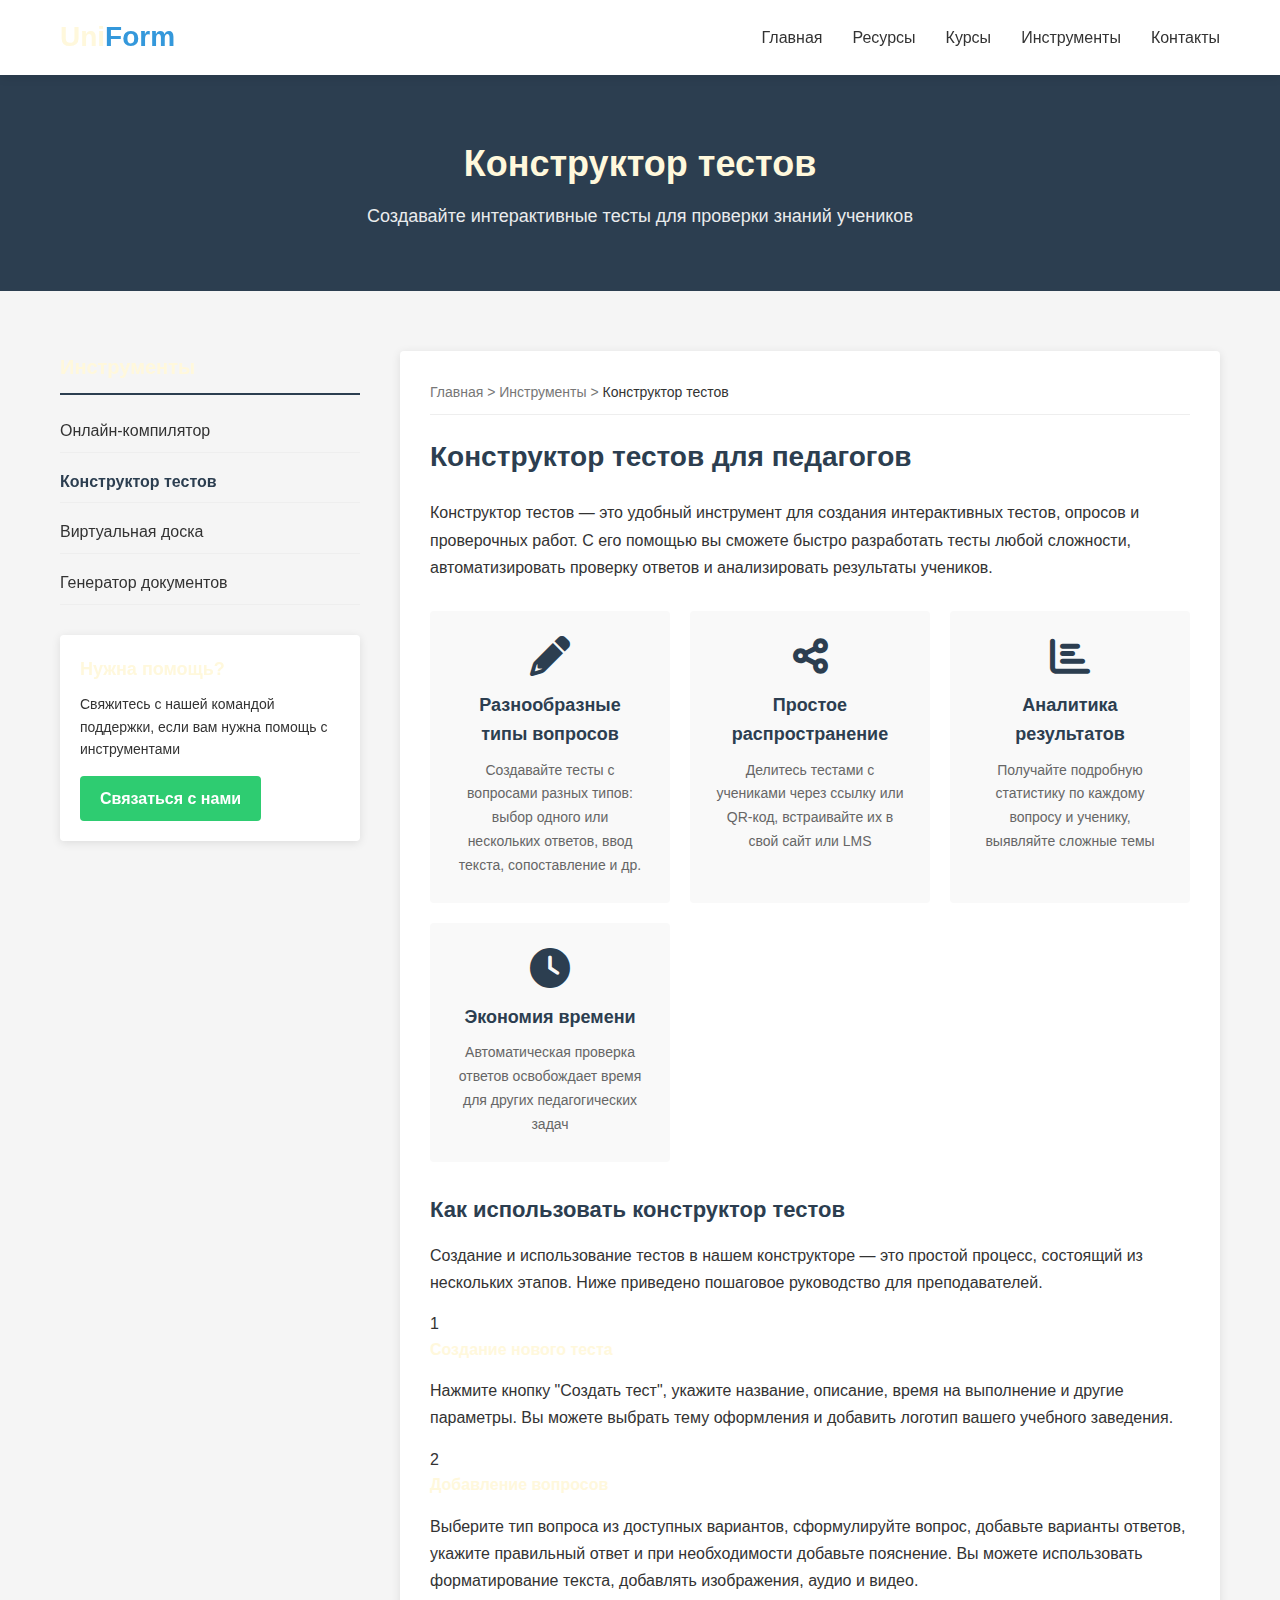
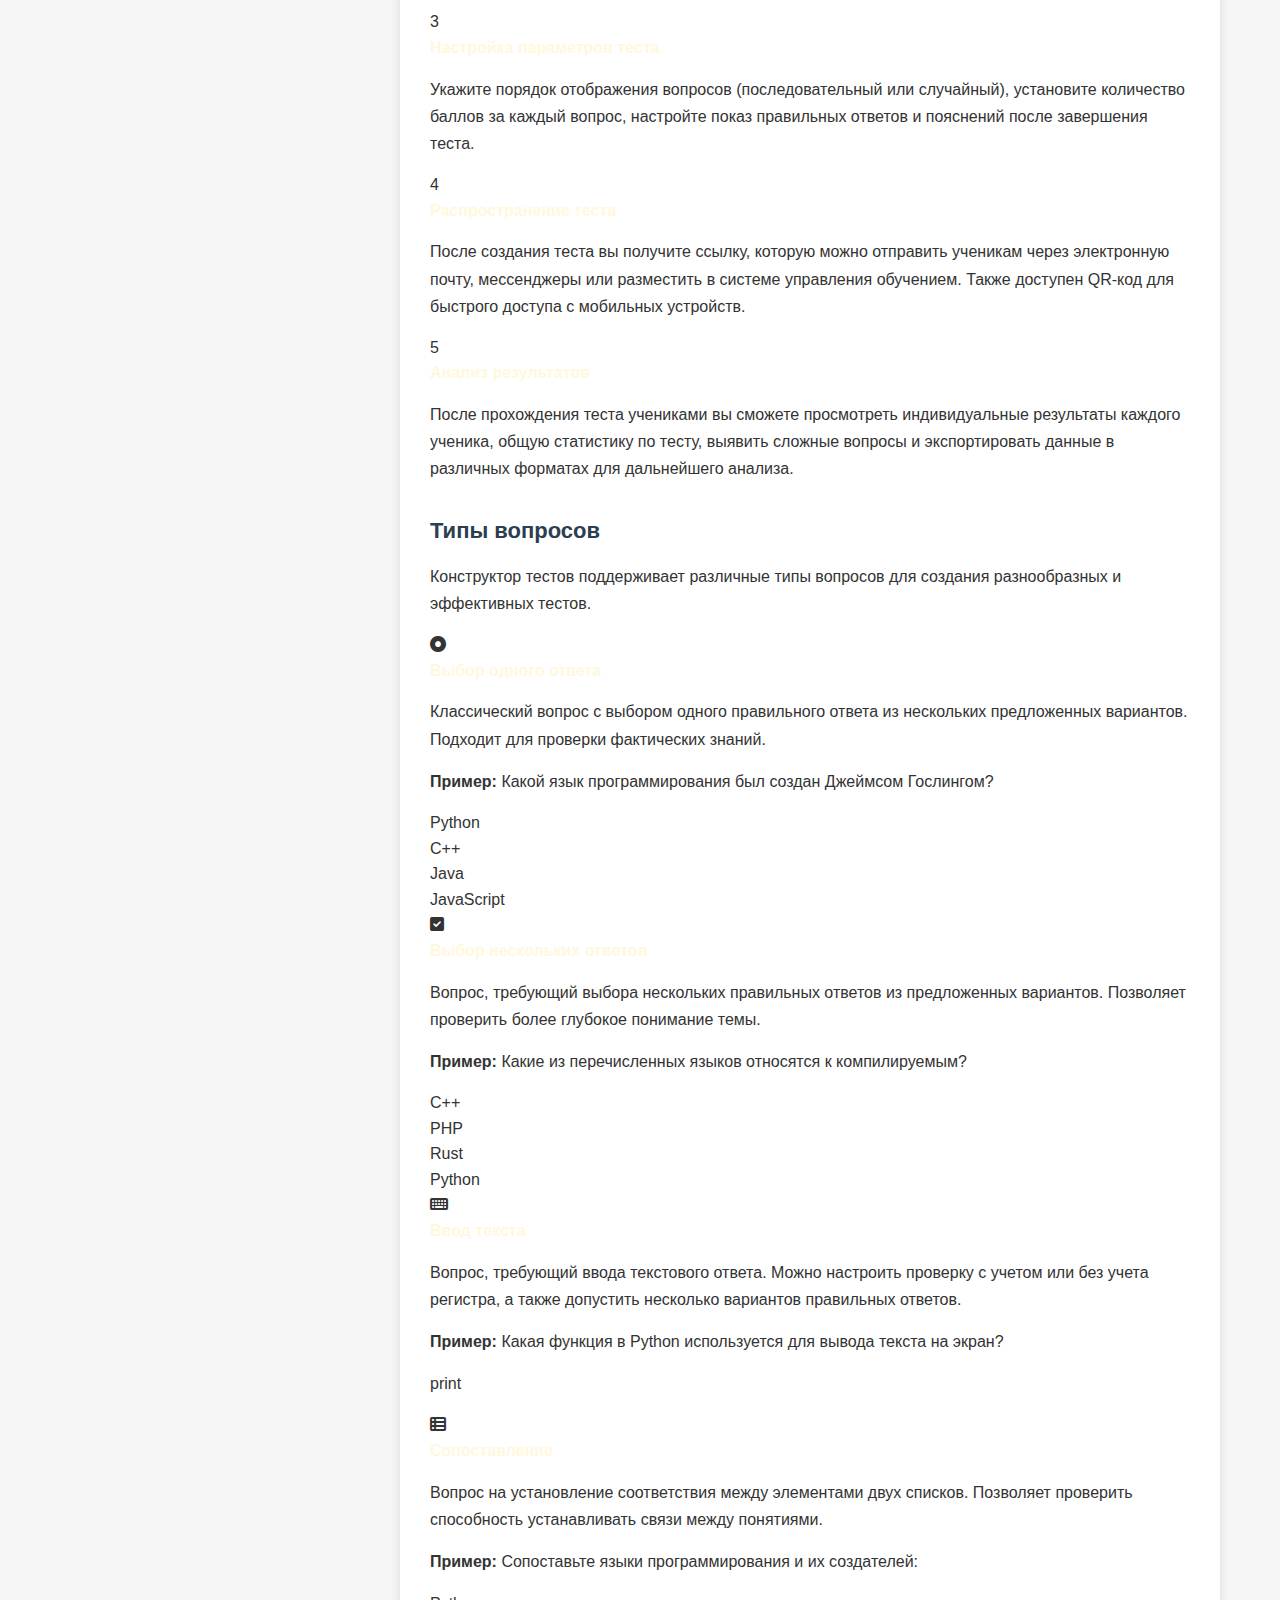
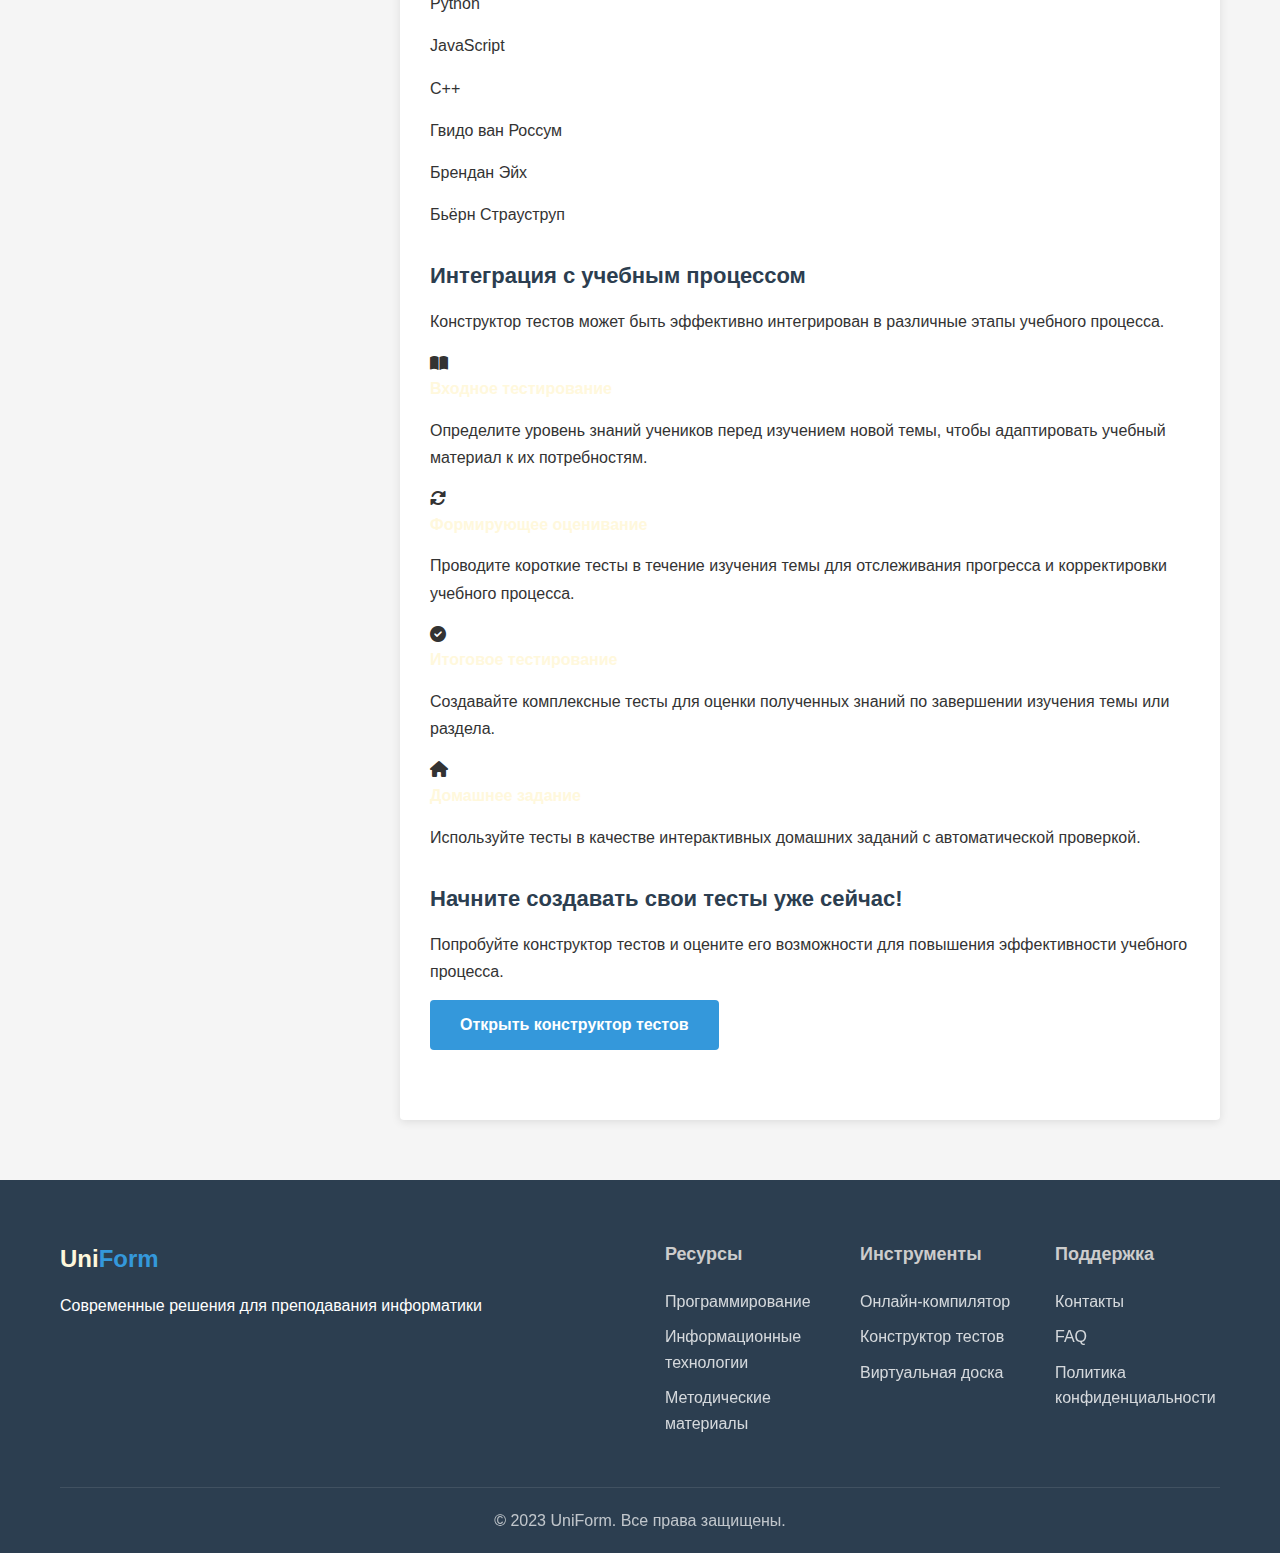
<file: inform/tools/test-creator.html>
<!DOCTYPE html>
<html lang="ru">
<head>
    <meta charset="UTF-8">
    <meta name="viewport" content="width=device-width, initial-scale=1.0">
    <title>Конструктор тестов | UniForm</title>
    <link rel="stylesheet" href="../styles.css">
    <link rel="stylesheet" href="https://cdnjs.cloudflare.com/ajax/libs/font-awesome/6.0.0-beta3/css/all.min.css">
    <link rel="stylesheet" href="tools.css">
</head>
<body>
    <header>
        <div class="container">
            <div class="logo">
                <h1><a href="../index.html">Uni<span>Form</span></a></h1>
            </div>
            <nav>
                <ul>
                    <li><a href="../index.html">Главная</a></li>
                    <li><a href="../index.html#resources">Ресурсы</a></li>
                    <li><a href="../index.html#courses">Курсы</a></li>
                    <li><a href="../index.html#tools">Инструменты</a></li>
                    <li><a href="../index.html#contact">Контакты</a></li>
                </ul>
            </nav>
        </div>
    </header>

    <section class="tool-hero">
        <div class="container">
            <h1>Конструктор тестов</h1>
            <p>Создавайте интерактивные тесты для проверки знаний учеников</p>
        </div>
    </section>

    <section class="tool-content">
        <div class="container">
            <div class="tool-sidebar">
                <h3>Инструменты</h3>
                <ul>
                    <li><a href="compiler.html">Онлайн-компилятор</a></li>
                    <li class="active"><a href="test-creator.html">Конструктор тестов</a></li>
                    <li><a href="virtual-board.html">Виртуальная доска</a></li>
                    <li><a href="doc-generator.html">Генератор документов</a></li>
                </ul>
                <div class="sidebar-card">
                    <h4>Нужна помощь?</h4>
                    <p>Свяжитесь с нашей командой поддержки, если вам нужна помощь с инструментами</p>
                    <a href="../index.html#contact" class="btn-secondary">Связаться с нами</a>
                </div>
            </div>
            <div class="tool-main">
                <div class="breadcrumbs">
                    <a href="../index.html">Главная</a> &gt; 
                    <a href="../index.html#tools">Инструменты</a> &gt; 
                    <span>Конструктор тестов</span>
                </div>

                <article>
                    <h2>Конструктор тестов для педагогов</h2>
                    <p>Конструктор тестов — это удобный инструмент для создания интерактивных тестов, опросов и проверочных работ. С его помощью вы сможете быстро разработать тесты любой сложности, автоматизировать проверку ответов и анализировать результаты учеников.</p>
                    
                    <div class="benefits-grid">
                        <div class="benefit-card">
                            <i class="fas fa-pencil-alt"></i>
                            <h3>Разнообразные типы вопросов</h3>
                            <p>Создавайте тесты с вопросами разных типов: выбор одного или нескольких ответов, ввод текста, сопоставление и др.</p>
                        </div>
                        <div class="benefit-card">
                            <i class="fas fa-share-alt"></i>
                            <h3>Простое распространение</h3>
                            <p>Делитесь тестами с учениками через ссылку или QR-код, встраивайте их в свой сайт или LMS</p>
                        </div>
                        <div class="benefit-card">
                            <i class="fas fa-chart-bar"></i>
                            <h3>Аналитика результатов</h3>
                            <p>Получайте подробную статистику по каждому вопросу и ученику, выявляйте сложные темы</p>
                        </div>
                        <div class="benefit-card">
                            <i class="fas fa-clock"></i>
                            <h3>Экономия времени</h3>
                            <p>Автоматическая проверка ответов освобождает время для других педагогических задач</p>
                        </div>
                    </div>

                    <h3>Как использовать конструктор тестов</h3>
                    <p>Создание и использование тестов в нашем конструкторе — это простой процесс, состоящий из нескольких этапов. Ниже приведено пошаговое руководство для преподавателей.</p>

                    <div class="steps-list">
                        <div class="step-item">
                            <div class="step-number">1</div>
                            <div class="step-content">
                                <h4>Создание нового теста</h4>
                                <p>Нажмите кнопку "Создать тест", укажите название, описание, время на выполнение и другие параметры. Вы можете выбрать тему оформления и добавить логотип вашего учебного заведения.</p>
                            </div>
                        </div>
                        <div class="step-item">
                            <div class="step-number">2</div>
                            <div class="step-content">
                                <h4>Добавление вопросов</h4>
                                <p>Выберите тип вопроса из доступных вариантов, сформулируйте вопрос, добавьте варианты ответов, укажите правильный ответ и при необходимости добавьте пояснение. Вы можете использовать форматирование текста, добавлять изображения, аудио и видео.</p>
                            </div>
                        </div>
                        <div class="step-item">
                            <div class="step-number">3</div>
                            <div class="step-content">
                                <h4>Настройка параметров теста</h4>
                                <p>Укажите порядок отображения вопросов (последовательный или случайный), установите количество баллов за каждый вопрос, настройте показ правильных ответов и пояснений после завершения теста.</p>
                            </div>
                        </div>
                        <div class="step-item">
                            <div class="step-number">4</div>
                            <div class="step-content">
                                <h4>Распространение теста</h4>
                                <p>После создания теста вы получите ссылку, которую можно отправить ученикам через электронную почту, мессенджеры или разместить в системе управления обучением. Также доступен QR-код для быстрого доступа с мобильных устройств.</p>
                            </div>
                        </div>
                        <div class="step-item">
                            <div class="step-number">5</div>
                            <div class="step-content">
                                <h4>Анализ результатов</h4>
                                <p>После прохождения теста учениками вы сможете просмотреть индивидуальные результаты каждого ученика, общую статистику по тесту, выявить сложные вопросы и экспортировать данные в различных форматах для дальнейшего анализа.</p>
                            </div>
                        </div>
                    </div>

                    <h3>Типы вопросов</h3>
                    <p>Конструктор тестов поддерживает различные типы вопросов для создания разнообразных и эффективных тестов.</p>

                    <div class="question-types">
                        <div class="question-type">
                            <div class="question-type-icon">
                                <i class="fas fa-dot-circle"></i>
                            </div>
                            <div class="question-type-content">
                                <h4>Выбор одного ответа</h4>
                                <p>Классический вопрос с выбором одного правильного ответа из нескольких предложенных вариантов. Подходит для проверки фактических знаний.</p>
                                <div class="question-example">
                                    <p><strong>Пример:</strong> Какой язык программирования был создан Джеймсом Гослингом?</p>
                                    <ul>
                                        <li>Python</li>
                                        <li>C++</li>
                                        <li class="correct">Java</li>
                                        <li>JavaScript</li>
                                    </ul>
                                </div>
                            </div>
                        </div>

                        <div class="question-type">
                            <div class="question-type-icon">
                                <i class="fas fa-check-square"></i>
                            </div>
                            <div class="question-type-content">
                                <h4>Выбор нескольких ответов</h4>
                                <p>Вопрос, требующий выбора нескольких правильных ответов из предложенных вариантов. Позволяет проверить более глубокое понимание темы.</p>
                                <div class="question-example">
                                    <p><strong>Пример:</strong> Какие из перечисленных языков относятся к компилируемым?</p>
                                    <ul>
                                        <li class="correct">C++</li>
                                        <li>PHP</li>
                                        <li class="correct">Rust</li>
                                        <li>Python</li>
                                    </ul>
                                </div>
                            </div>
                        </div>

                        <div class="question-type">
                            <div class="question-type-icon">
                                <i class="fas fa-keyboard"></i>
                            </div>
                            <div class="question-type-content">
                                <h4>Ввод текста</h4>
                                <p>Вопрос, требующий ввода текстового ответа. Можно настроить проверку с учетом или без учета регистра, а также допустить несколько вариантов правильных ответов.</p>
                                <div class="question-example">
                                    <p><strong>Пример:</strong> Какая функция в Python используется для вывода текста на экран?</p>
                                    <p class="input-answer"><span class="correct">print</span></p>
                                </div>
                            </div>
                        </div>

                        <div class="question-type">
                            <div class="question-type-icon">
                                <i class="fas fa-th-list"></i>
                            </div>
                            <div class="question-type-content">
                                <h4>Сопоставление</h4>
                                <p>Вопрос на установление соответствия между элементами двух списков. Позволяет проверить способность устанавливать связи между понятиями.</p>
                                <div class="question-example">
                                    <p><strong>Пример:</strong> Сопоставьте языки программирования и их создателей:</p>
                                    <div class="matching-example">
                                        <div class="matching-left">
                                            <p>Python</p>
                                            <p>JavaScript</p>
                                            <p>C++</p>
                                        </div>
                                        <div class="matching-right">
                                            <p>Гвидо ван Россум</p>
                                            <p>Брендан Эйх</p>
                                            <p>Бьёрн Страуструп</p>
                                        </div>
                                    </div>
                                </div>
                            </div>
                        </div>
                    </div>

                    <h3>Интеграция с учебным процессом</h3>
                    <p>Конструктор тестов может быть эффективно интегрирован в различные этапы учебного процесса.</p>

                    <div class="integration-options">
                        <div class="integration-option">
                            <i class="fas fa-book-open"></i>
                            <h4>Входное тестирование</h4>
                            <p>Определите уровень знаний учеников перед изучением новой темы, чтобы адаптировать учебный материал к их потребностям.</p>
                        </div>
                        <div class="integration-option">
                            <i class="fas fa-sync-alt"></i>
                            <h4>Формирующее оценивание</h4>
                            <p>Проводите короткие тесты в течение изучения темы для отслеживания прогресса и корректировки учебного процесса.</p>
                        </div>
                        <div class="integration-option">
                            <i class="fas fa-check-circle"></i>
                            <h4>Итоговое тестирование</h4>
                            <p>Создавайте комплексные тесты для оценки полученных знаний по завершении изучения темы или раздела.</p>
                        </div>
                        <div class="integration-option">
                            <i class="fas fa-home"></i>
                            <h4>Домашнее задание</h4>
                            <p>Используйте тесты в качестве интерактивных домашних заданий с автоматической проверкой.</p>
                        </div>
                    </div>

                    <div class="cta-box">
                        <h3>Начните создавать свои тесты уже сейчас!</h3>
                        <p>Попробуйте конструктор тестов и оцените его возможности для повышения эффективности учебного процесса.</p>
                        <a href="#" class="btn">Открыть конструктор тестов</a>
                    </div>
                </article>
            </div>
        </div>
    </section>

    <footer>
        <div class="container">
            <div class="footer-content">
                <div class="footer-logo">
                    <h2>Uni<span>Form</span></h2>
                    <p>Современные решения для преподавания информатики</p>
                </div>
                <div class="footer-links">
                    <div class="footer-column">
                        <h4>Ресурсы</h4>
                        <ul>
                            <li><a href="../resources/programming.html">Программирование</a></li>
                            <li><a href="../resources/it.html">Информационные технологии</a></li>
                            <li><a href="../resources/methodology.html">Методические материалы</a></li>
                        </ul>
                    </div>
                    <div class="footer-column">
                        <h4>Инструменты</h4>
                        <ul>
                            <li><a href="compiler.html">Онлайн-компилятор</a></li>
                            <li><a href="test-creator.html">Конструктор тестов</a></li>
                            <li><a href="virtual-board.html">Виртуальная доска</a></li>
                        </ul>
                    </div>
                    <div class="footer-column">
                        <h4>Поддержка</h4>
                        <ul>
                            <li><a href="../index.html#contact">Контакты</a></li>
                            <li><a href="#">FAQ</a></li>
                            <li><a href="#">Политика конфиденциальности</a></li>
                        </ul>
                    </div>
                </div>
            </div>
            <div class="footer-bottom">
                <p>&copy; 2023 UniForm. Все права защищены.</p>
            </div>
        </div>
    </footer>

    <script src="../script.js"></script>
</body>
</html>
</file>
<file: inform/courses/courses.css>
/* Стили для страниц курсов */

/* Hero секция курса */
.course-hero {
    background-color: var(--dark-color);
    color: white;
    text-align: center;
    padding: 80px 0;
}

.course-hero h1 {
    font-size: 36px;
    margin-bottom: 20px;
}

.course-hero p {
    font-size: 18px;
    max-width: 700px;
    margin: 0 auto;
    opacity: 0.8;
}

/* Основной контент курса */
.course-content {
    padding: 60px 0;
}

.course-content .container {
    display: grid;
    grid-template-columns: 280px 1fr;
    gap: 40px;
}

/* Боковая панель */
.course-sidebar {
    background-color: #f8f8f8;
    border-radius: var(--border-radius);
    padding: 25px;
    position: sticky;
    top: 20px;
    height: fit-content;
}

.course-sidebar h3 {
    margin-bottom: 20px;
    padding-bottom: 15px;
    border-bottom: 1px solid #e0e0e0;
}

.course-sidebar ul {
    margin-bottom: 30px;
}

.course-sidebar ul li {
    margin-bottom: 10px;
}

.course-sidebar ul li a {
    display: block;
    padding: 8px 15px;
    border-radius: var(--border-radius);
    transition: all 0.3s ease;
    color: var(--dark-color);
}

.course-sidebar ul li a:hover,
.course-sidebar ul li.active a {
    background-color: rgba(0, 0, 0, 0.05);
}

.course-sidebar ul li.active a {
    font-weight: 600;
    color: var(--primary-color);
}

.sidebar-card {
    background-color: white;
    border-radius: var(--border-radius);
    padding: 20px;
    box-shadow: var(--box-shadow);
}

.sidebar-card h4 {
    margin-bottom: 10px;
}

.sidebar-card p {
    margin-bottom: 15px;
    font-size: 14px;
    color: #666;
}

/* Основная часть со статьей */
.course-main {
    max-width: 800px;
}

.breadcrumbs {
    margin-bottom: 30px;
    color: #666;
    font-size: 14px;
}

.breadcrumbs a {
    color: #666;
}

.breadcrumbs a:hover {
    color: var(--primary-color);
}

article h2 {
    font-size: 32px;
    margin-bottom: 20px;
    color: var(--dark-color);
}

article p {
    line-height: 1.7;
    margin-bottom: 20px;
}

article h3 {
    font-size: 24px;
    margin: 30px 0 20px;
    color: var(--dark-color);
}

/* Информация о курсе */
.course-info {
    display: grid;
    grid-template-columns: repeat(auto-fit, minmax(200px, 1fr));
    gap: 20px;
    margin: 30px 0;
}

.info-item {
    background-color: #f8f8f8;
    border-radius: var(--border-radius);
    padding: 20px;
    text-align: center;
}

.info-item i {
    font-size: 28px;
    color: var(--primary-color);
    margin-bottom: 10px;
}

.info-item h4 {
    margin-bottom: 10px;
    font-size: 18px;
}

.info-item p {
    margin-bottom: 0;
    color: #666;
}

/* Списки курсов */
.course-list {
    margin-bottom: 30px;
    padding-left: 20px;
}

.course-list li {
    margin-bottom: 12px;
    position: relative;
    padding-left: 15px;
}

.course-list li:before {
    content: "";
    position: absolute;
    left: 0;
    top: 8px;
    width: 6px;
    height: 6px;
    background-color: var(--primary-color);
    border-radius: 50%;
}

/* Превью урока */
.lesson-preview {
    background-color: white;
    border-radius: var(--border-radius);
    padding: 25px;
    box-shadow: var(--box-shadow);
    margin-bottom: 20px;
}

.lesson-preview h4 {
    font-size: 20px;
    margin-bottom: 15px;
    color: var(--dark-color);
}

.lesson-preview p {
    margin-bottom: 15px;
}

.lesson-meta {
    display: flex;
    gap: 20px;
    margin-bottom: 15px;
    color: #666;
    font-size: 14px;
}

.lesson-meta i {
    margin-right: 5px;
}

.btn-center {
    display: block;
    margin: 40px auto 0;
    max-width: 250px;
}

/* Адаптивный дизайн */
@media (max-width: 900px) {
    .course-content .container {
        grid-template-columns: 1fr;
    }
    
    .course-sidebar {
        position: static;
        margin-bottom: 30px;
    }
}

@media (max-width: 576px) {
    .course-hero {
        padding: 60px 0;
    }
    
    .course-hero h1 {
        font-size: 28px;
    }
    
    .course-info {
        grid-template-columns: 1fr;
    }
}
</file>
<file: inform/resources/resources.css>
/* Resource Pages Specific Styles */

/* Hero Section */
.resource-hero {
    background-color: var(--primary-color);
    color: white;
    text-align: center;
    padding: 60px 0;
}

.resource-hero h1 {
    font-size: 36px;
    margin-bottom: 10px;
}

.resource-hero p {
    font-size: 18px;
    opacity: 0.9;
    max-width: 700px;
    margin: 0 auto;
}

/* Content Layout */
.resource-content {
    padding: 60px 0;
    background-color: #f5f5f5;
}

.resource-content .container {
    display: grid;
    grid-template-columns: 300px 1fr;
    gap: 40px;
}

/* Sidebar */
.resource-sidebar {
    position: sticky;
    top: 100px;
    align-self: start;
}

.resource-sidebar h3 {
    font-size: 20px;
    margin-bottom: 15px;
    padding-bottom: 10px;
    border-bottom: 2px solid var(--primary-color);
}

.resource-sidebar ul {
    margin-bottom: 30px;
}

.resource-sidebar ul li {
    margin-bottom: 8px;
    padding: 8px 0;
    border-bottom: 1px solid #eee;
}

.resource-sidebar ul li a {
    display: block;
    transition: color 0.3s ease;
}

.resource-sidebar ul li a:hover {
    color: var(--primary-color);
}

.resource-sidebar ul li.active a {
    color: var(--primary-color);
    font-weight: 600;
}

.sidebar-card {
    background-color: white;
    padding: 20px;
    border-radius: var(--border-radius);
    box-shadow: var(--box-shadow);
    margin-top: 30px;
}

.sidebar-card h4 {
    font-size: 18px;
    margin-bottom: 10px;
}

.sidebar-card p {
    font-size: 14px;
    margin-bottom: 15px;
}

/* Main Content */
.resource-main {
    background-color: white;
    padding: 30px;
    border-radius: var(--border-radius);
    box-shadow: var(--box-shadow);
}

.breadcrumbs {
    font-size: 14px;
    color: #777;
    margin-bottom: 20px;
    padding-bottom: 10px;
    border-bottom: 1px solid #eee;
}

.breadcrumbs a {
    color: #777;
    transition: color 0.3s ease;
}

.breadcrumbs a:hover {
    color: var(--primary-color);
}

.breadcrumbs span {
    color: var(--text-color);
}

article {
    margin-bottom: 40px;
}

article h2 {
    font-size: 28px;
    margin-bottom: 20px;
    color: var(--dark-color);
}

article h3 {
    font-size: 22px;
    margin: 30px 0 15px;
    color: var(--dark-color);
}

article p {
    margin-bottom: 15px;
    line-height: 1.7;
}

/* Resource Links Section */
.resource-links-section {
    margin: 25px 0 35px;
    background-color: #f9f9f9;
    padding: 20px;
    border-radius: var(--border-radius);
    border-left: 4px solid var(--primary-color);
}

.resource-links-section h4 {
    font-size: 18px;
    margin-bottom: 15px;
    color: var(--dark-color);
}

.resource-links {
    display: grid;
    grid-template-columns: repeat(auto-fill, minmax(300px, 1fr));
    gap: 15px;
}

.resource-links li {
    background-color: white;
    border-radius: var(--border-radius);
    transition: transform 0.3s ease, box-shadow 0.3s ease;
    overflow: hidden;
    box-shadow: 0 2px 5px rgba(0, 0, 0, 0.05);
}

.resource-links li:hover {
    transform: translateY(-3px);
    box-shadow: 0 5px 15px rgba(0, 0, 0, 0.1);
}

.resource-links li a {
    display: block;
    padding: 15px;
    color: var(--text-color);
}

.resource-links li a i {
    color: var(--primary-color);
    margin-right: 10px;
    font-size: 16px;
}

.resource-links li a span {
    display: block;
    font-weight: 600;
    font-size: 16px;
    margin-bottom: 5px;
    color: var(--dark-color);
}

.resource-links li a p {
    font-size: 14px;
    color: #666;
    margin-top: 5px;
    margin-bottom: 0;
}

/* Downloads Section */
.resource-downloads {
    background-color: #f9f9f9;
    padding: 25px;
    border-radius: var(--border-radius);
    margin-top: 40px;
}

.resource-downloads h3 {
    font-size: 20px;
    margin-bottom: 20px;
    color: var(--dark-color);
}

.resource-downloads ul li {
    margin-bottom: 15px;
}

.resource-downloads ul li:last-child {
    margin-bottom: 0;
}

.resource-downloads ul li a {
    display: flex;
    align-items: center;
    padding: 10px 15px;
    background-color: white;
    border-radius: var(--border-radius);
    transition: background-color 0.3s ease;
    box-shadow: 0 2px 5px rgba(0, 0, 0, 0.05);
}

.resource-downloads ul li a:hover {
    background-color: #f0f7ff;
}

.resource-downloads ul li a i {
    font-size: 20px;
    margin-right: 15px;
    color: var(--primary-color);
}

.resource-downloads ul li a span {
    font-weight: 500;
}

/* Responsive */
@media (max-width: 992px) {
    .resource-content .container {
        grid-template-columns: 1fr;
    }
    
    .resource-sidebar {
        position: static;
        margin-bottom: 30px;
    }
}

@media (max-width: 768px) {
    .resource-hero {
        padding: 40px 0;
    }
    
    .resource-hero h1 {
        font-size: 28px;
    }
    
    .resource-links {
        grid-template-columns: 1fr;
    }
    
    .resource-main {
        padding: 20px;
    }
    
    article h2 {
        font-size: 24px;
    }
    
    article h3 {
        font-size: 20px;
    }
}
</file>
<file: inform/tools/tools.css>
/* Tools Pages Specific Styles */

/* Hero Section */
.tool-hero {
    background-color: var(--dark-color);
    color: white;
    text-align: center;
    padding: 60px 0;
}

.tool-hero h1 {
    font-size: 36px;
    margin-bottom: 10px;
}

.tool-hero p {
    font-size: 18px;
    opacity: 0.9;
    max-width: 700px;
    margin: 0 auto;
}

/* Content Layout */
.tool-content {
    padding: 60px 0;
    background-color: #f5f5f5;
}

.tool-content .container {
    display: grid;
    grid-template-columns: 300px 1fr;
    gap: 40px;
}

/* Sidebar */
.tool-sidebar {
    position: sticky;
    top: 100px;
    align-self: start;
}

.tool-sidebar h3 {
    font-size: 20px;
    margin-bottom: 15px;
    padding-bottom: 10px;
    border-bottom: 2px solid var(--dark-color);
}

.tool-sidebar ul {
    margin-bottom: 30px;
}

.tool-sidebar ul li {
    margin-bottom: 8px;
    padding: 8px 0;
    border-bottom: 1px solid #eee;
}

.tool-sidebar ul li a {
    display: block;
    transition: color 0.3s ease;
}

.tool-sidebar ul li a:hover {
    color: var(--dark-color);
}

.tool-sidebar ul li.active a {
    color: var(--dark-color);
    font-weight: 600;
}

.sidebar-card {
    background-color: white;
    padding: 20px;
    border-radius: var(--border-radius);
    box-shadow: var(--box-shadow);
    margin-top: 30px;
}

.sidebar-card h4 {
    font-size: 18px;
    margin-bottom: 10px;
}

.sidebar-card p {
    font-size: 14px;
    margin-bottom: 15px;
}

/* Main Content */
.tool-main {
    background-color: white;
    padding: 30px;
    border-radius: var(--border-radius);
    box-shadow: var(--box-shadow);
}

.breadcrumbs {
    font-size: 14px;
    color: #777;
    margin-bottom: 20px;
    padding-bottom: 10px;
    border-bottom: 1px solid #eee;
}

.breadcrumbs a {
    color: #777;
    transition: color 0.3s ease;
}

.breadcrumbs a:hover {
    color: var(--dark-color);
}

.breadcrumbs span {
    color: var(--text-color);
}

article {
    margin-bottom: 40px;
}

article h2 {
    font-size: 28px;
    margin-bottom: 20px;
    color: var(--dark-color);
}

article h3 {
    font-size: 22px;
    margin: 30px 0 15px;
    color: var(--dark-color);
}

article p {
    margin-bottom: 15px;
    line-height: 1.7;
}

/* Benefits Grid */
.benefits-grid {
    display: grid;
    grid-template-columns: repeat(auto-fit, minmax(240px, 1fr));
    gap: 20px;
    margin: 30px 0;
}

.benefit-card {
    background-color: #f9f9f9;
    padding: 25px;
    border-radius: var(--border-radius);
    text-align: center;
    transition: transform 0.3s ease, box-shadow 0.3s ease;
}

.benefit-card:hover {
    transform: translateY(-5px);
    box-shadow: var(--box-shadow);
}

.benefit-card i {
    font-size: 40px;
    color: var(--dark-color);
    margin-bottom: 15px;
}

.benefit-card h3 {
    font-size: 18px;
    margin: 0 0 10px;
}

.benefit-card p {
    font-size: 14px;
    margin-bottom: 0;
    color: #666;
}

/* Tools List */
.tools-list {
    margin-top: 30px;
}

.tool-item {
    background-color: #f9f9f9;
    border-radius: var(--border-radius);
    overflow: hidden;
    margin-bottom: 25px;
    box-shadow: 0 2px 5px rgba(0, 0, 0, 0.05);
}

.tool-header {
    display: flex;
    align-items: center;
    padding: 20px;
    background-color: #f0f0f0;
    border-bottom: 1px solid #e5e5e5;
}

.tool-header img {
    width: 60px;
    height: 60px;
    border-radius: var(--border-radius);
    margin-right: 15px;
    object-fit: cover;
}

.tool-header h4 {
    font-size: 20px;
    margin-bottom: 5px;
}

.tool-url {
    font-size: 14px;
    color: #666;
}

.tool-url a {
    color: var(--primary-color);
}

.tool-description {
    padding: 20px;
}

.tool-description p {
    margin-bottom: 15px;
}

.features {
    margin-bottom: 20px;
}

.features li {
    margin-bottom: 8px;
    display: flex;
    align-items: center;
}

.features li i {
    color: var(--secondary-color);
    margin-right: 10px;
}

.tool-actions {
    display: flex;
    align-items: center;
    gap: 15px;
    margin-top: 20px;
}

.link-secondary {
    color: var(--dark-color);
    display: flex;
    align-items: center;
    font-weight: 500;
}

.link-secondary i {
    font-size: 12px;
    margin-left: 5px;
}

/* Applications */
.applications {
    margin-top: 25px;
}

.application-item {
    display: flex;
    align-items: flex-start;
    margin-bottom: 20px;
    padding-bottom: 20px;
    border-bottom: 1px solid #eee;
}

.application-item:last-child {
    border-bottom: none;
    padding-bottom: 0;
}

.application-item i {
    font-size: 24px;
    color: var(--dark-color);
    margin-right: 15px;
    margin-top: 3px;
}

.application-item h4 {
    font-size: 18px;
    margin-bottom: 8px;
}

.application-item p {
    margin-bottom: 0;
}

/* Resources List */
.resources-list {
    margin-top: 25px;
}

.resource-item {
    display: flex;
    align-items: flex-start;
    padding: 15px;
    background-color: #f9f9f9;
    border-radius: var(--border-radius);
    margin-bottom: 15px;
    transition: background-color 0.3s ease;
}

.resource-item:hover {
    background-color: #f0f7ff;
}

.resource-item i {
    font-size: 20px;
    color: var(--primary-color);
    margin-right: 15px;
    margin-top: 3px;
}

.resource-item h4 {
    font-size: 18px;
    margin-bottom: 5px;
}

.resource-item p {
    margin-bottom: 0;
    color: #666;
    font-size: 14px;
}

/* Downloads Section */
.tool-downloads {
    background-color: #f9f9f9;
    padding: 25px;
    border-radius: var(--border-radius);
    margin-top: 40px;
}

.tool-downloads h3 {
    font-size: 20px;
    margin-bottom: 20px;
    color: var(--dark-color);
}

.tool-downloads ul li {
    margin-bottom: 15px;
}

.tool-downloads ul li:last-child {
    margin-bottom: 0;
}

.tool-downloads ul li a {
    display: flex;
    align-items: center;
    padding: 10px 15px;
    background-color: white;
    border-radius: var(--border-radius);
    transition: background-color 0.3s ease;
    box-shadow: 0 2px 5px rgba(0, 0, 0, 0.05);
}

.tool-downloads ul li a:hover {
    background-color: #f0f7ff;
}

.tool-downloads ul li a i {
    font-size: 20px;
    margin-right: 15px;
    color: var(--primary-color);
}

.tool-downloads ul li a span {
    font-weight: 500;
}

/* Responsive */
@media (max-width: 992px) {
    .tool-content .container {
        grid-template-columns: 1fr;
    }
    
    .tool-sidebar {
        position: static;
        margin-bottom: 30px;
    }
}

@media (max-width: 768px) {
    .tool-hero {
        padding: 40px 0;
    }
    
    .tool-hero h1 {
        font-size: 28px;
    }
    
    .tool-main {
        padding: 20px;
    }
    
    article h2 {
        font-size: 24px;
    }
    
    article h3 {
        font-size: 20px;
    }
    
    .benefits-grid {
        grid-template-columns: 1fr;
    }
    
    .tool-header {
        flex-direction: column;
        text-align: center;
    }
    
    .tool-header img {
        margin-right: 0;
        margin-bottom: 10px;
    }
    
    .tool-actions {
        flex-direction: column;
        align-items: flex-start;
    }
}
</file>
<file: inform/styles.css>
/* Reset and Base Styles */
* {
    margin: 0;
    padding: 0;
    box-sizing: border-box;
}

:root {
    --primary-color: #3498db;
    --secondary-color: #2ecc71;
    --accent-color: #f39c12;
    --dark-color: #2c3e50;
    --light-color: #ecf0f1;
    --text-color: #333;
    --border-radius: 4px;
    --box-shadow: 0 2px 10px rgba(0, 0, 0, 0.1);
}

body {
    font-family: 'Segoe UI', Tahoma, Geneva, Verdana, sans-serif;
    color: var(--text-color);
    line-height: 1.6;
    background-color: #f5f5f5;
}

.container {
    width: 100%;
    max-width: 1200px;
    margin: 0 auto;
    padding: 0 20px;
}

a {
    text-decoration: none;
    color: inherit;
}

ul {
    list-style: none;
}

img {
    max-width: 100%;
    height: auto;
}

h1, h2, h3, h4, h5, h6 {
    color: #FFF8DC;
    margin-bottom: 15px;
    font-weight: 600;
}

section {
    padding: 80px 0;
}

/* Button Styles */
.btn {
    display: inline-block;
    padding: 12px 30px;
    background-color: var(--primary-color);
    color: white;
    border-radius: var(--border-radius);
    font-weight: 600;
    font-size: 16px;
    transition: background-color 0.3s ease;
    border: none;
    cursor: pointer;
}

.btn:hover {
    background-color: #2980b9;
}

.btn-secondary {
    display: inline-block;
    padding: 10px 20px;
    background-color: var(--secondary-color);
    color: white;
    border-radius: var(--border-radius);
    font-weight: 600;
    transition: background-color 0.3s ease;
    border: none;
    cursor: pointer;
}

.btn-secondary:hover {
    background-color: #27ae60;
}

.btn-outline {
    display: inline-block;
    padding: 10px 20px;
    background-color: transparent;
    color: var(--primary-color);
    border: 2px solid var(--primary-color);
    border-radius: var(--border-radius);
    font-weight: 600;
    transition: all 0.3s ease;
    cursor: pointer;
}

.btn-outline:hover {
    background-color: var(--primary-color);
    color: white;
}

.btn-tool {
    display: inline-block;
    padding: 8px 16px;
    background-color: var(--dark-color);
    color: white;
    border-radius: var(--border-radius);
    font-weight: 600;
    transition: background-color 0.3s ease;
    border: none;
    cursor: pointer;
    margin-top: 15px;
}

.btn-tool:hover {
    background-color: #1a2530;
}

/* Header Styles */
header {
    background-color: white;
    box-shadow: var(--box-shadow);
    position: sticky;
    top: 0;
    z-index: 100;
    padding: 15px 0;
}

header .container {
    display: flex;
    align-items: center;
    justify-content: space-between;
}

.logo h1 {
    font-size: 28px;
    font-weight: 700;
    margin-bottom: 0;
}

.logo span {
    color: var(--primary-color);
}

nav ul {
    display: flex;
    gap: 30px;
}

nav ul li a {
    font-weight: 500;
    transition: color 0.3s ease;
}

nav ul li a:hover {
    color: var(--primary-color);
}

/* Hero Section */
#hero {
    background-image: url('./img/bacg.webp');
    color: white;
    text-align: center;
    padding: 120px 0;
}

.hero-content {
    max-width: 800px;
    margin: 0 auto;
}

.hero-content h1 {
    font-size: 42px;
    margin-bottom: 20px;
}

.hero-content p {
    font-size: 20px;
    margin-bottom: 40px;
    opacity: 0.9;
}

/* Features Section */
#features {
    text-align: center;
    background-color: white;
}

#features h2 {
    margin-bottom: 50px;
    font-size: 32px;
}

.features-grid {
    display: grid;
    grid-template-columns: repeat(auto-fit, minmax(250px, 1fr));
    gap: 30px;
}

.feature-card {
    padding: 30px;
    background-color: #f9f9f9;
    border-radius: var(--border-radius);
    transition: transform 0.3s ease, box-shadow 0.3s ease;
    cursor: pointer;
}

.feature-card:hover {
    transform: translateY(-5px);
    box-shadow: var(--box-shadow);
}

.feature-card i {
    font-size: 40px;
    color: var(--primary-color);
    margin-bottom: 20px;
}

.feature-card h3 {
    font-size: 22px;
    margin-bottom: 15px;
}

/* Resources Section */
#resources {
    background-color: #f5f5f5;
}

#resources h2 {
    text-align: center;
    margin-bottom: 50px;
    font-size: 32px;
}

.resources-grid {
    display: grid;
    grid-template-columns: repeat(auto-fit, minmax(300px, 1fr));
    gap: 30px;
}

.resource-card {
    background-color: white;
    border-radius: var(--border-radius);
    overflow: hidden;
    box-shadow: var(--box-shadow);
}

.resource-header {
    background-color: var(--primary-color);
    color: white;
    padding: 20px;
    text-align: center;
}

.resource-header h3 {
    margin-bottom: 0;
}

.resource-body {
    padding: 20px;
}

.resource-body ul {
    margin-bottom: 20px;
}

.resource-body ul li {
    padding: 8px 0;
    border-bottom: 1px solid #eee;
}

.resource-body ul li:last-child {
    border-bottom: none;
}

/* Courses Section */
#courses {
    background-color: white;
}

#courses h2 {
    text-align: center;
    margin-bottom: 50px;
    font-size: 32px;
}

.courses-grid {
    display: grid;
    grid-template-columns: repeat(auto-fit, minmax(320px, 1fr));
    gap: 30px;
}

.course-card {
    background-color: white;
    border-radius: var(--border-radius);
    overflow: hidden;
    box-shadow: var(--box-shadow);
    transition: transform 0.3s ease;
}

.course-card:hover {
    transform: translateY(-5px);
}

.course-img {
    padding-left: 50px;
    height: 200px;
    overflow: hidden;
}

.course-img img {
    width: 200px;
    height: 200px;
    object-fit: cover;
    transition: transform 0.3s ease;
}

.course-card:hover .course-img img {
    transform: scale(1.05);
}

.course-content {
    padding: 20px;
}

.course-content h3 {
    font-size: 20px;
    margin-bottom: 10px;
}

.course-content p {
    margin-bottom: 15px;
    color: #666;
}

.course-meta {
    display: flex;
    justify-content: space-between;
    margin-bottom: 15px;
    color: #888;
    font-size: 14px;
}

/* Tools Section */
#tools {
    background-color: #f5f5f5;
    text-align: center;
}

#tools h2 {
    margin-bottom: 50px;
    font-size: 32px;
}

.tools-grid {
    display: grid;
    grid-template-columns: repeat(auto-fit, minmax(250px, 1fr));
    gap: 30px;
}

.tool-card {
    background-color: white;
    padding: 30px;
    border-radius: var(--border-radius);
    box-shadow: var(--box-shadow);
    transition: transform 0.3s ease;
}

.tool-card:hover {
    transform: translateY(-5px);
}

.tool-card i {
    font-size: 40px;
    color: var(--dark-color);
    margin-bottom: 20px;
}

.tool-card h3 {
    font-size: 20px;
    margin-bottom: 15px;
}

.tool-card p {
    margin-bottom: 15px;
    color: #666;
}

/* Testimonials Section */
#testimonials {
    background-color: white;
    text-align: center;
}

#testimonials h2 {
    margin-bottom: 50px;
    font-size: 32px;
}

.testimonials-container {
    max-width: 900px;
    margin: 0 auto;
    display: grid;
    grid-template-columns: repeat(auto-fit, minmax(350px, 1fr));
    gap: 30px;
}

.testimonial {
    background-color: #f9f9f9;
    padding: 30px;
    border-radius: var(--border-radius);
    text-align: left;
    box-shadow: var(--box-shadow);
}

.testimonial-text {
    margin-bottom: 20px;
}

.testimonial-text p {
    font-style: italic;
    line-height: 1.7;
}

.testimonial-author {
    display: flex;
    align-items: center;
}

.testimonial-author img {
    width: 60px;
    height: 60px;
    border-radius: 50%;
    margin-right: 15px;
}

.testimonial-author h4 {
    font-size: 18px;
    margin-bottom: 5px;
}

.testimonial-author p {
    color: #888;
    font-size: 14px;
}

/* Contact Section */
#contact {
    background-color: #f5f5f5;
}

#contact h2 {
    text-align: center;
    margin-bottom: 50px;
    font-size: 32px;
}

.contact-wrapper {
    display: grid;
    grid-template-columns: repeat(auto-fit, minmax(300px, 1fr));
    gap: 50px;
}

.contact-info {
    display: flex;
    flex-direction: column;
    justify-content: center;
}

.contact-item {
    display: flex;
    align-items: center;
    margin-bottom: 20px;
}

.contact-item i {
    font-size: 24px;
    color: var(--primary-color);
    margin-right: 15px;
}

.social-links {
    display: flex;
    gap: 15px;
    margin-top: 20px;
}

.social-links a {
    display: flex;
    align-items: center;
    justify-content: center;
    width: 40px;
    height: 40px;
    background-color: var(--dark-color);
    color: white;
    border-radius: 50%;
    transition: background-color 0.3s ease;
}

.social-links a:hover {
    background-color: var(--primary-color);
}

.contact-form {
    background-color: white;
    padding: 30px;
    border-radius: var(--border-radius);
    box-shadow: var(--box-shadow);
}

.form-group {
    margin-bottom: 20px;
}

.form-group input,
.form-group textarea {
    width: 100%;
    padding: 12px;
    border: 1px solid #ddd;
    border-radius: var(--border-radius);
    font-family: inherit;
    font-size: 16px;
}

.form-group textarea {
    height: 150px;
    resize: vertical;
}

/* Footer */
footer {
    background-color: var(--dark-color);
    color: white;
    padding: 60px 0 20px;
}

.footer-content {
    display: grid;
    grid-template-columns: repeat(auto-fit, minmax(250px, 1fr));
    gap: 50px;
    margin-bottom: 40px;
}

.footer-logo h2 {
    font-size: 24px;
    margin-bottom: 15px;
}

.footer-logo span {
    color: var(--primary-color);
}

.footer-links {
    display: grid;
    grid-template-columns: repeat(auto-fit, minmax(150px, 1fr));
    gap: 30px;
}

.footer-column h4 {
    font-size: 18px;
    margin-bottom: 20px;
    color: #ccc;
}

.footer-column ul li {
    margin-bottom: 10px;
}

.footer-column ul li a {
    opacity: 0.8;
    transition: opacity 0.3s ease;
}

.footer-column ul li a:hover {
    opacity: 1;
}

.footer-bottom {
    text-align: center;
    padding-top: 20px;
    border-top: 1px solid rgba(255, 255, 255, 0.1);
}

.footer-bottom p {
    opacity: 0.7;
}

/* Responsive Styles */
@media (max-width: 768px) {
    section {
        padding: 60px 0;
    }
    
    .hero-content h1 {
        font-size: 32px;
    }
    
    .hero-content p {
        font-size: 18px;
    }
    
    nav ul {
        gap: 15px;
    }
    
    .testimonials-container {
        grid-template-columns: 1fr;
    }
}

@media (max-width: 576px) {
    header .container {
        flex-direction: column;
        gap: 15px;
    }
    
    nav ul {
        gap: 10px;
        flex-wrap: wrap;
        justify-content: center;
    }
    
    .contact-wrapper {
        grid-template-columns: 1fr;
    }
    
    .hero-content h1 {
        font-size: 28px;
    }
    
    .footer-content {
        grid-template-columns: 1fr;
    }
}
</file>
